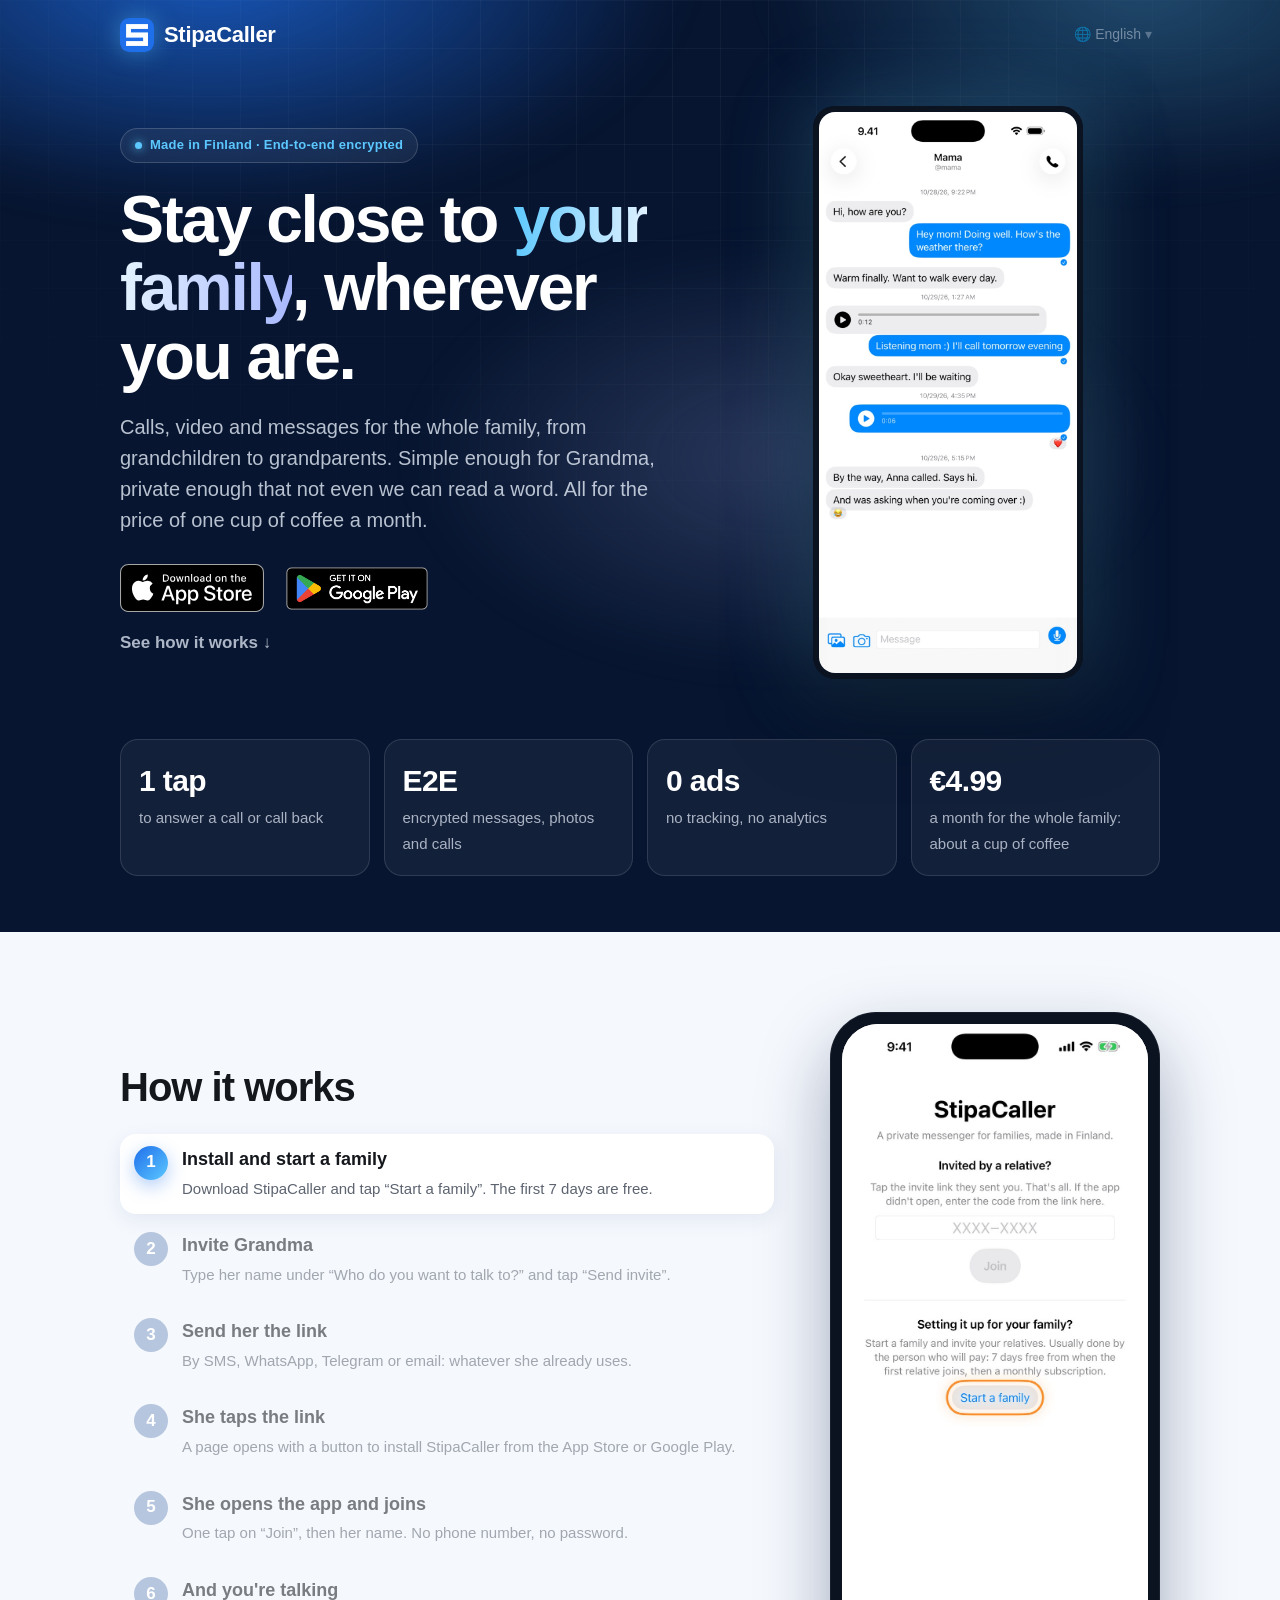
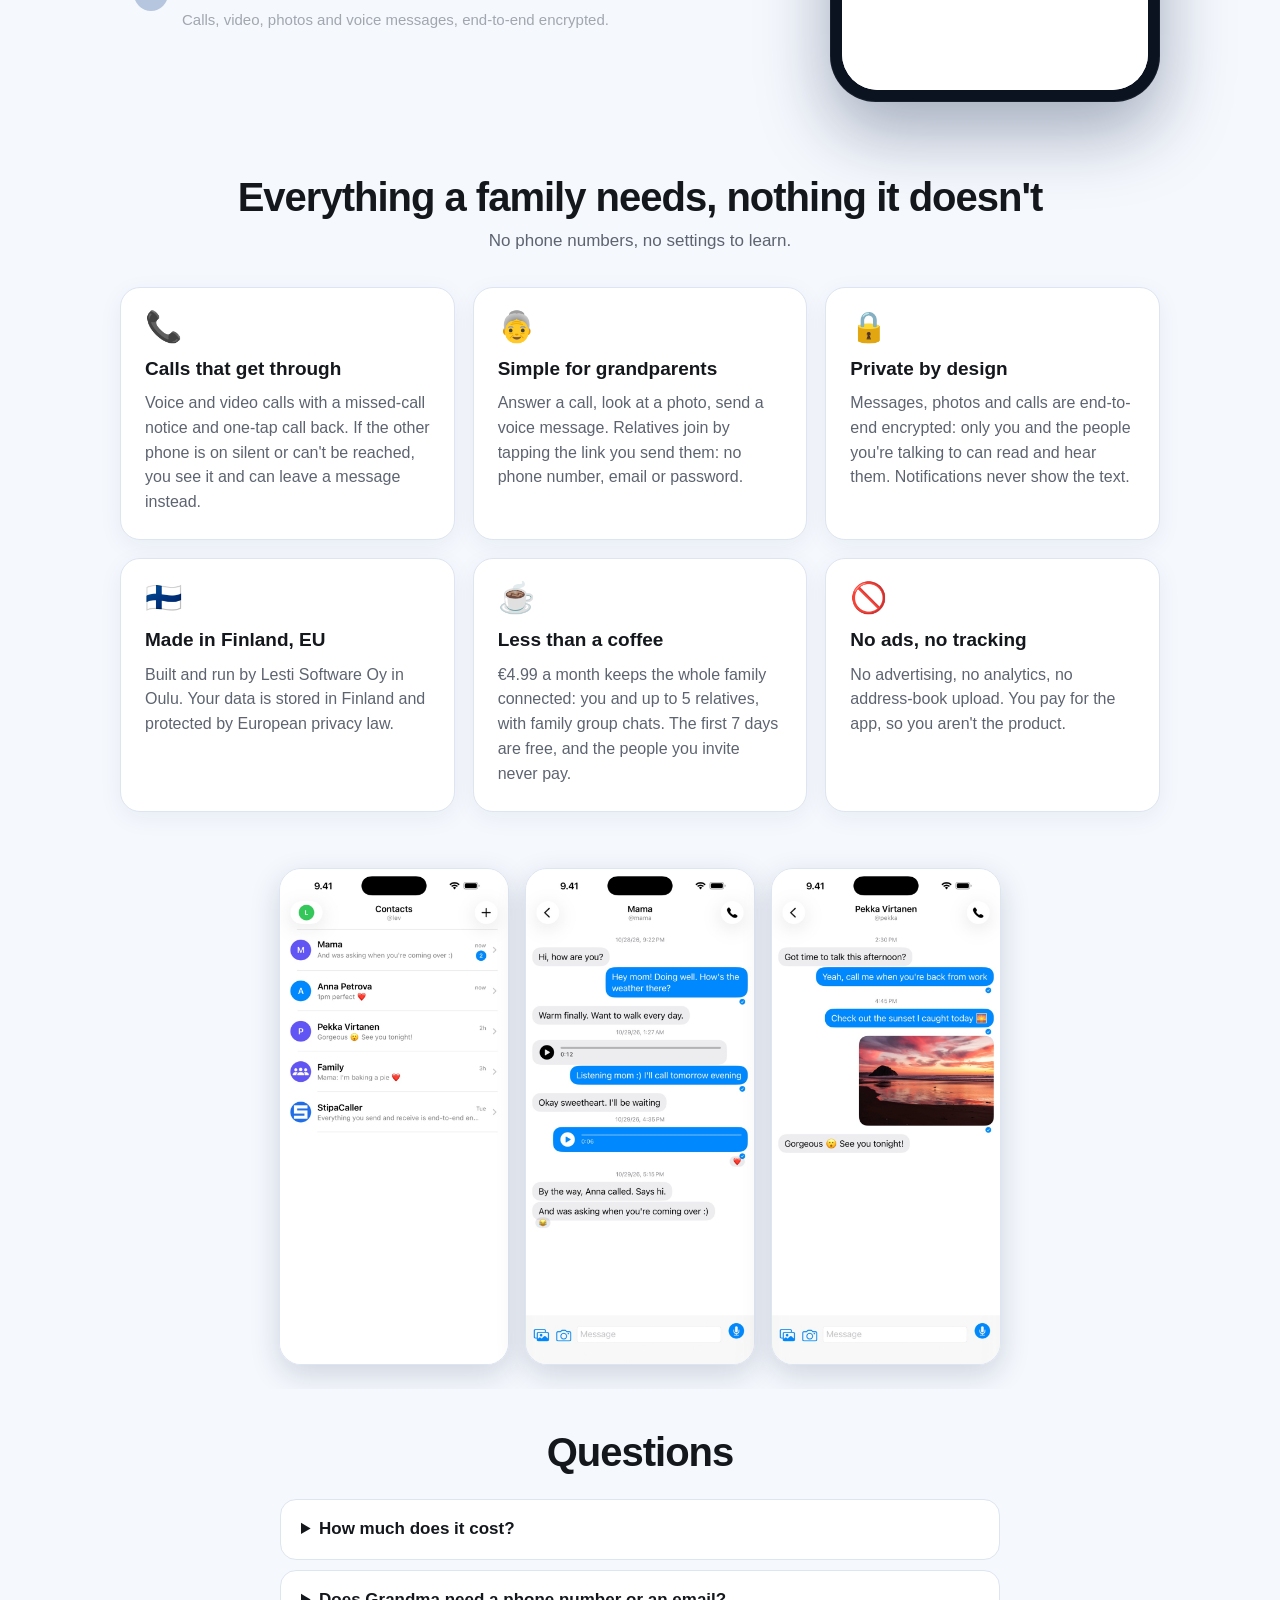
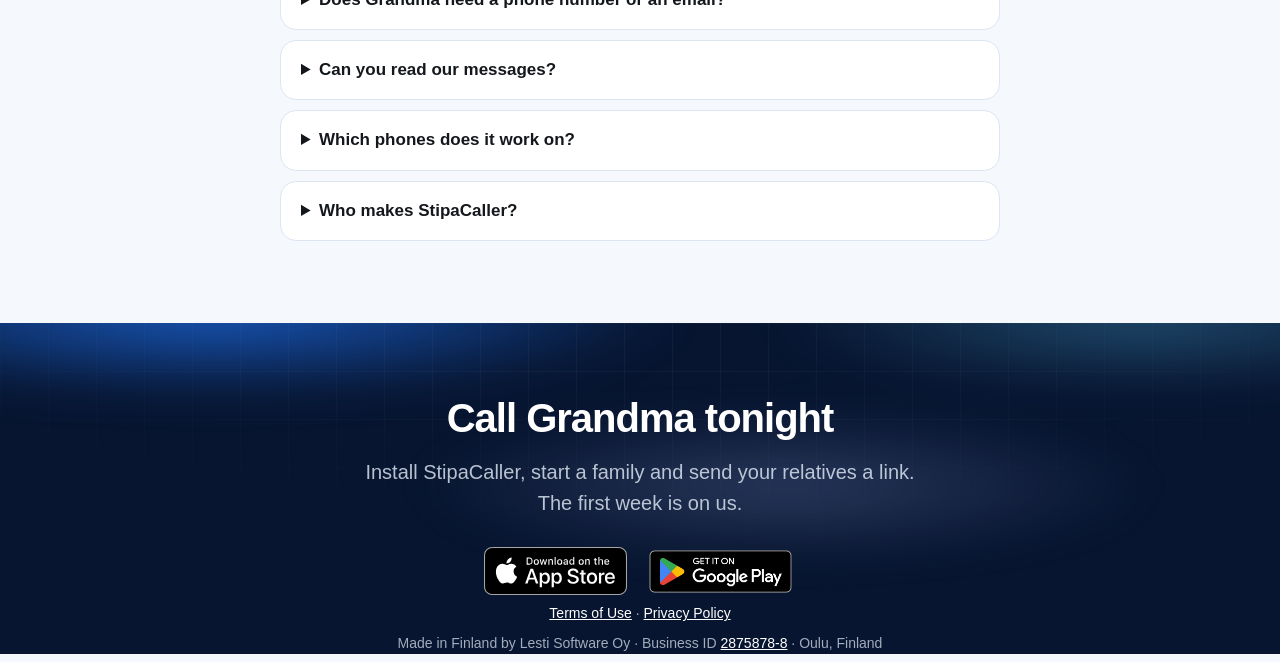
<file: index.html>
<!doctype html>
<html lang="en" dir="ltr">
<head>
<meta charset="utf-8">
<meta name="viewport" content="width=device-width, initial-scale=1">
<title>StipaCaller — Private calls for your family</title>
<meta name="description" content="Simple, private calls and messages for your family. Made in Finland.">
<link rel="icon" href="img/icon.png">
<link rel="canonical" href="https://stipacaller.fi/">
<meta property="og:type" content="website">
<meta property="og:site_name" content="StipaCaller">
<meta property="og:title" content="StipaCaller — Private calls for your family">
<meta property="og:description" content="Simple, private calls and messages for your family. Made in Finland.">
<meta property="og:url" content="https://stipacaller.fi/">
<meta property="og:image" content="https://stipacaller.fi/og/og-en.png">
<meta property="og:image:width" content="1200">
<meta property="og:image:height" content="630">
<meta property="og:locale" content="en_US">
<meta name="twitter:card" content="summary_large_image">
<link rel="stylesheet" href="home.css">
<link rel="alternate" hreflang="en" href="https://stipacaller.fi/">
<link rel="alternate" hreflang="ru" href="https://stipacaller.fi/ru/">
<link rel="alternate" hreflang="de" href="https://stipacaller.fi/de/">
<link rel="alternate" hreflang="fi" href="https://stipacaller.fi/fi/">
<link rel="alternate" hreflang="uk" href="https://stipacaller.fi/uk/">
<link rel="alternate" hreflang="es" href="https://stipacaller.fi/es/">
<link rel="alternate" hreflang="he" href="https://stipacaller.fi/he/">
<link rel="alternate" hreflang="ar" href="https://stipacaller.fi/ar/">
<script>
try{var p=localStorage.getItem('lang'),l=p||(navigator.language||'').slice(0,2).toLowerCase();
if(l==='iw')l='he';if(l!=='en'&&['ru','de','fi','uk','es','he','ar'].indexOf(l)>=0)location.replace(l+'/');}catch(e){}
</script>
</head>
<body>
<div class="night">
  <nav class="top wrap">
    <a class="brand" href="./"><img src="img/icon.png" alt="" width="34" height="34">StipaCaller</a>
    <details class="langmenu"><summary>🌐 English</summary><div><a href="en/" hreflang="en" lang="en" aria-current=page data-lang="en">English</a><a href="ru/" hreflang="ru" lang="ru" data-lang="ru">Русский</a><a href="de/" hreflang="de" lang="de" data-lang="de">Deutsch</a><a href="fi/" hreflang="fi" lang="fi" data-lang="fi">Suomi</a><a href="uk/" hreflang="uk" lang="uk" data-lang="uk">Українська</a><a href="es/" hreflang="es" lang="es" data-lang="es">Español</a><a href="he/" hreflang="he" lang="he" data-lang="he">עברית</a><a href="ar/" hreflang="ar" lang="ar" data-lang="ar">العربية</a></div></details>
  </nav>
  <header class="hero wrap">
    <div class="copy">
      <p class="tag glass"><i></i>Made in Finland · End-to-end encrypted</p>
      <h1>Stay close to <span class="grad">your family</span>, wherever you are.</h1>
      <p class="lead">Calls, video and messages for the whole family, from grandchildren to grandparents. Simple enough for Grandma, private enough that not even we can read a word. All for the price of one cup of coffee a month.</p>
      <div class="stores"><a class="badge" href="https://apps.apple.com/app/id6763939059"><img class="appstore" src="badges/appstore-en.svg" alt="Download on the App Store"></a><a class="badge" href="https://play.google.com/store/apps/details?id=com.stipacaller&amp;hl=en"><img class="play" src="badges/play-en.png" alt="Get it on Google Play"></a></div>
      <p class="how"><a href="#demo">See how it works ↓</a></p>
    </div>
    <div class="visual nophoto"><img class="phone" src="img/02-chat-mama-en.jpg" alt="" width="390" height="847"></div>
  </header>
  <div class="stats wrap"><div class="stat"><b>1 tap</b><span>to answer a call or call back</span></div><div class="stat"><b>E2E</b><span>encrypted messages, photos and calls</span></div><div class="stat"><b>0 ads</b><span>no tracking, no analytics</span></div><div class="stat"><b>€4.99</b><span>a month for the whole family: about a cup of coffee</span></div></div>
</div>
<main>
  <section id="demo" class="demo wrap">
    <div class="demo-copy">
      <h2>How it works</h2>
      <ol class="steps"><li data-step="0"><button type="button"><b>Install and start a family</b><span>Download StipaCaller and tap “Start a family”. The first 7 days are free.</span></button></li><li data-step="1"><button type="button"><b>Invite Grandma</b><span>Type her name under “Who do you want to talk to?” and tap “Send invite”.</span></button></li><li data-step="2"><button type="button"><b>Send her the link</b><span>By SMS, WhatsApp, Telegram or email: whatever she already uses.</span></button></li><li data-step="3"><button type="button"><b>She taps the link</b><span>A page opens with a button to install StipaCaller from the App Store or Google Play.</span></button></li><li data-step="4"><button type="button"><b>She opens the app and joins</b><span>One tap on “Join”, then her name. No phone number, no password.</span></button></li><li data-step="5"><button type="button"><b>And you&#x27;re talking</b><span>Calls, video, photos and voice messages, end-to-end encrypted.</span></button></li></ol>
    </div>
    <div class="device" aria-hidden="true">
      <div class="screen">
        <img class="slide" data-step="0" src="how/en/1a-welcome.jpg" alt=""><img class="slide" data-step="0" src="how/en/1b-confirm.jpg" alt=""><img class="slide" data-step="0" src="how/en/1c-about.jpg" alt=""><img class="slide" data-step="1" src="how/en/2a-composer.jpg" alt=""><div class="slide share" data-step="2"><img src="how/en/2b-sharebg.jpg" alt=""><div class="sheet"><div class="sheethead"><img src="img/icon.png" alt=""><div><b>Mike invited you to StipaCaller</b><small>stipacaller.lestisoftware.fi</small></div></div><div class="apps"><span class="app msgs"><i class="ringed"><svg viewBox="0 0 24 24" width="30" height="30" fill="#fff"><path d="M12 3C6.5 3 2 6.6 2 11c0 2.4 1.3 4.5 3.4 6-.2 1.3-.9 2.6-2 3.6 2.2-.1 4-.9 5.2-1.9 1.1.3 2.2.4 3.4.4 5.5 0 10-3.6 10-8s-4.5-8-10-8z"/></svg></i><small>Messages</small></span><span class="app mail"><i class=""><svg viewBox="0 0 24 24" width="30" height="30" fill="none" stroke="#fff" stroke-width="1.8"><rect x="3" y="6" width="18" height="12" rx="2"/><path d="M3.5 7l8.5 6 8.5-6"/></svg></i><small>Mail</small></span><span class="app notes"><i class=""><svg viewBox="0 0 24 24" width="30" height="30" fill="none" stroke="#c9a100" stroke-width="1.6"><path d="M6 8h12M6 12h12M6 16h8"/></svg></i><small>Notes</small></span><span class="app more"><i class="">•••</i><small>More</small></span></div><div class="act">Copy<span>⧉</span></div></div></div><div class="slide sms" data-step="2"><div class="sbar" style="color:#111"><span dir="ltr">9:41</span><i></i><svg viewBox="0 0 64 14" width="64" height="14" fill="#111" aria-hidden="true"><rect x="0" y="9" width="3" height="5" rx="1"/><rect x="5" y="6" width="3" height="8" rx="1"/><rect x="10" y="3" width="3" height="11" rx="1"/><rect x="15" y="0" width="3" height="14" rx="1"/><path d="M30 12.5l2-2.3a3 3 0 0 0-4 0zM25.6 7.6l1.4 1.5a4.6 4.6 0 0 1 6 0l1.4-1.5a6.6 6.6 0 0 0-8.8 0zM23.2 5l1.4 1.5a8 8 0 0 1 10.8 0L36.8 5a10 10 0 0 0-13.6 0z"/><rect x="42" y="2" width="19" height="10" rx="3" fill="none" stroke="#111" stroke-opacity=".5"/><rect x="44" y="4" width="15" height="6" rx="1.5" fill="#34c759"/><rect x="62" y="5" width="1.5" height="4" rx=".7" fill-opacity=".5"/></svg></div><div class="smshead"><span class="av">G</span><b>Grandma</b><small dir="ltr">+44 7700 900123</small></div><div class="smsbody out"><small class="kind">SMS · 9:41</small><div class="bubble"><p>Mike invited you to StipaCaller: https://stipacaller.lestisoftware.fi/i/K7PMQ2XD</p><p>Tap the link to join. If the app doesn&#x27;t show the invitation after installing, tap the link again.</p></div><small class="dlv">Delivered</small></div><div class="smsbar"><span class="plus">+</span><span class="field">SMS<i>🎙</i></span></div><span class="home"></span></div><div class="slide sms" data-step="2"><div class="sbar" style="color:#111"><span dir="ltr">9:41</span><i></i><svg viewBox="0 0 64 14" width="64" height="14" fill="#111" aria-hidden="true"><rect x="0" y="9" width="3" height="5" rx="1"/><rect x="5" y="6" width="3" height="8" rx="1"/><rect x="10" y="3" width="3" height="11" rx="1"/><rect x="15" y="0" width="3" height="14" rx="1"/><path d="M30 12.5l2-2.3a3 3 0 0 0-4 0zM25.6 7.6l1.4 1.5a4.6 4.6 0 0 1 6 0l1.4-1.5a6.6 6.6 0 0 0-8.8 0zM23.2 5l1.4 1.5a8 8 0 0 1 10.8 0L36.8 5a10 10 0 0 0-13.6 0z"/><rect x="42" y="2" width="19" height="10" rx="3" fill="none" stroke="#111" stroke-opacity=".5"/><rect x="44" y="4" width="15" height="6" rx="1.5" fill="#34c759"/><rect x="62" y="5" width="1.5" height="4" rx=".7" fill-opacity=".5"/></svg></div><div class="smshead"><span class="av">M</span><b>Mike</b></div><div class="smsbody in"><small class="kind">SMS · 9:41</small><div class="bubble"><p>Mike invited you to StipaCaller: <span class="lnk">https://stipacaller.lestisoftware.fi/i/K7PMQ2XD</span></p><p>Tap the link to join. If the app doesn&#x27;t show the invitation after installing, tap the link again.</p></div></div><div class="smsbar"><span class="plus">+</span><span class="field">SMS<i>🎙</i></span></div><span class="home"></span></div><img class="slide" data-step="3" src="how/en/4a-link.jpg" alt=""><div class="slide store" data-step="3"><div class="sbar" style="color:#111"><span dir="ltr">9:41</span><i></i><svg viewBox="0 0 64 14" width="64" height="14" fill="#111" aria-hidden="true"><rect x="0" y="9" width="3" height="5" rx="1"/><rect x="5" y="6" width="3" height="8" rx="1"/><rect x="10" y="3" width="3" height="11" rx="1"/><rect x="15" y="0" width="3" height="14" rx="1"/><path d="M30 12.5l2-2.3a3 3 0 0 0-4 0zM25.6 7.6l1.4 1.5a4.6 4.6 0 0 1 6 0l1.4-1.5a6.6 6.6 0 0 0-8.8 0zM23.2 5l1.4 1.5a8 8 0 0 1 10.8 0L36.8 5a10 10 0 0 0-13.6 0z"/><rect x="42" y="2" width="19" height="10" rx="3" fill="none" stroke="#111" stroke-opacity=".5"/><rect x="44" y="4" width="15" height="6" rx="1.5" fill="#34c759"/><rect x="62" y="5" width="1.5" height="4" rx=".7" fill-opacity=".5"/></svg></div><div class="storehead"><img src="img/icon.png" alt=""><div><b>StipaCaller</b><small>Private calls for your family</small><div class="getrow"><span class="get">Get</span><small>In-App Purchases</small></div></div></div><div class="storeshots"><img src="img/01-contacts-en.jpg" alt=""><img src="img/02-chat-mama-en.jpg" alt=""></div><span class="home"></span></div><img class="slide" data-step="4" src="how/en/5b-invited.jpg" alt=""><img class="slide" data-step="4" src="how/en/5c-about.jpg" alt=""><img class="slide" data-step="5" src="how/en/6a-contacts.jpg" alt=""><div class="slide call" data-step="5"><div class="sbar" style="color:#fff"><span dir="ltr">9:41</span><i></i><svg viewBox="0 0 64 14" width="64" height="14" fill="#fff" aria-hidden="true"><rect x="0" y="9" width="3" height="5" rx="1"/><rect x="5" y="6" width="3" height="8" rx="1"/><rect x="10" y="3" width="3" height="11" rx="1"/><rect x="15" y="0" width="3" height="14" rx="1"/><path d="M30 12.5l2-2.3a3 3 0 0 0-4 0zM25.6 7.6l1.4 1.5a4.6 4.6 0 0 1 6 0l1.4-1.5a6.6 6.6 0 0 0-8.8 0zM23.2 5l1.4 1.5a8 8 0 0 1 10.8 0L36.8 5a10 10 0 0 0-13.6 0z"/><rect x="42" y="2" width="19" height="10" rx="3" fill="none" stroke="#fff" stroke-opacity=".5"/><rect x="44" y="4" width="15" height="6" rx="1.5" fill="#34c759"/><rect x="62" y="5" width="1.5" height="4" rx=".7" fill-opacity=".5"/></svg></div><span class="av big">👵</span><b>Grandma</b>
          <small class="connected">🔒 Connected · encrypted</small>
          <div class="btns"><span class="no">✕<em>End call</em></span></div></div>
      </div>
    </div>
  </section>
  <section id="features" class="wrap">
    <h2>Everything a family needs, nothing it doesn&#x27;t</h2>
    <p class="sub">No phone numbers, no settings to learn.</p>
    <div class="feats"><article class="feat"><div class="emoji" aria-hidden="true">📞</div><h3>Calls that get through</h3><p>Voice and video calls with a missed-call notice and one-tap call back. If the other phone is on silent or can&#x27;t be reached, you see it and can leave a message instead.</p></article><article class="feat"><div class="emoji" aria-hidden="true">👵</div><h3>Simple for grandparents</h3><p>Answer a call, look at a photo, send a voice message. Relatives join by tapping the link you send them: no phone number, email or password.</p></article><article class="feat"><div class="emoji" aria-hidden="true">🔒</div><h3>Private by design</h3><p>Messages, photos and calls are end-to-end encrypted: only you and the people you&#x27;re talking to can read and hear them. Notifications never show the text.</p></article><article class="feat"><div class="emoji" aria-hidden="true">🇫🇮</div><h3>Made in Finland, EU</h3><p>Built and run by Lesti Software Oy in Oulu. Your data is stored in Finland and protected by European privacy law.</p></article><article class="feat"><div class="emoji" aria-hidden="true">☕</div><h3>Less than a coffee</h3><p>€4.99 a month keeps the whole family connected: you and up to 5 relatives, with family group chats. The first 7 days are free, and the people you invite never pay.</p></article><article class="feat"><div class="emoji" aria-hidden="true">🚫</div><h3>No ads, no tracking</h3><p>No advertising, no analytics, no address-book upload. You pay for the app, so you aren&#x27;t the product.</p></article></div>
  </section>
  <div class="shots"><img src="img/01-contacts-en.jpg" alt="" width="390" height="847" loading="lazy"><img src="img/02-chat-mama-en.jpg" alt="" width="390" height="847" loading="lazy"><img src="img/03-chat-pekka-photo-en.jpg" alt="" width="390" height="847" loading="lazy"></div>
  <section class="wrap faq">
    <h2>Questions</h2>
    <details><summary>How much does it cost?</summary><p>The first 7 days are free from when your first relative joins. After that one subscription, €4.99 a month, covers you and up to 5 family members. Relatives you invite don&#x27;t pay.</p></details><details><summary>Does Grandma need a phone number or an email?</summary><p>No. You send her an invite link; she installs the app, taps the link and is in. Everyone picks a username, no phone number is ever asked.</p></details><details><summary>Can you read our messages?</summary><p>No. Messages, photos and calls are end-to-end encrypted on your phones. Our servers in Finland only pass along data they can&#x27;t open.</p></details><details><summary>Which phones does it work on?</summary><p>iPhone and Android, in English, Russian, Ukrainian, German, Finnish, Spanish, Hebrew and Arabic.</p></details><details><summary>Who makes StipaCaller?</summary><p>Lesti Software Oy, a small software company in Oulu, Finland. Write to us any time: <a href="mailto:lev@lestisoftware.fi" dir="ltr">lev@lestisoftware.fi</a>.</p></details>
  </section>
</main>
<section class="night cta">
  <div class="wrap">
    <h2>Call Grandma tonight</h2>
    <p class="lead">Install StipaCaller, start a family and send your relatives a link. The first week is on us.</p>
    <div class="stores"><a class="badge" href="https://apps.apple.com/app/id6763939059"><img class="appstore" src="badges/appstore-en.svg" alt="Download on the App Store"></a><a class="badge" href="https://play.google.com/store/apps/details?id=com.stipacaller&amp;hl=en"><img class="play" src="badges/play-en.png" alt="Get it on Google Play"></a></div>
  </div>
  <footer class="wrap">
    <p><a href="/eula.html">Terms of Use</a> · <a href="/privacy.html">Privacy Policy</a></p>
    <p class="muted">Made in Finland by Lesti Software Oy · Business ID <a href="https://tietopalvelu.ytj.fi/yritys/2875878-8" dir="ltr">2875878-8</a> · Oulu, Finland</p>
  </footer>
</section>
<script>
document.querySelectorAll('[data-lang]').forEach(function(a){a.addEventListener('click',function(){try{localStorage.setItem('lang',a.dataset.lang)}catch(e){}})});
</script>
<script>
(function(){var root=document.getElementById('demo');if(!root)return;
var frames=[].slice.call(root.querySelectorAll('.slide')),steps=[].slice.call(root.querySelectorAll('.steps li')),cur=0,timer=null;
function show(i){cur=i;var st=+frames[i].dataset.step;frames.forEach(function(f,k){f.classList.toggle('on',k===i)});steps.forEach(function(s){s.classList.toggle('on',+s.dataset.step===st)})}
function play(){clearTimeout(timer);timer=setTimeout(function(){show((cur+1)%frames.length);play()},cur===0?2000:3000)}
steps.forEach(function(s){s.querySelector('button').addEventListener('click',function(){for(var k=0;k<frames.length;k++){if(+frames[k].dataset.step===+s.dataset.step){show(k);break}}play()})});
show(0);
if(window.matchMedia&&matchMedia('(prefers-reduced-motion: reduce)').matches)return;
if(!('IntersectionObserver' in window)){play();return}
var io=new IntersectionObserver(function(es){if(es[0].isIntersecting){io.disconnect();play()}},{threshold:.25});io.observe(root)})();
</script>
<script>
(function(){try{var q=new URLSearchParams(location.search),src=q.get('utm_source');if(!src)return;
var camp=q.get('utm_campaign')||'',cont=q.get('utm_content')||'',med=q.get('utm_medium')||'';
var slug=function(x){return x.toLowerCase().normalize('NFKD').replace(/[^a-z0-9]+/g,'-').replace(/^-|-$/g,'')};
var ref=['utm_source='+src,'utm_medium='+med,'utm_campaign='+camp,'utm_content='+cont].join('&');
var ct=slug(camp+'-'+cont.split(/\s/)[0]).slice(0,30),pt='128825707';
document.querySelectorAll('a.badge').forEach(function(a){var h=a.getAttribute('href');
if(h.indexOf('play.google.com')>=0)a.href=h+'&referrer='+encodeURIComponent(ref);
else if(pt&&h.indexOf('apps.apple.com')>=0)a.href=h.replace('/app/id','/app/apple-store/id')+(h.indexOf('?')>=0?'&':'?')+'pt='+pt+'&ct='+encodeURIComponent(ct)+'&mt=8';});
}catch(e){}})();
</script>
</body>
</html>
</file>
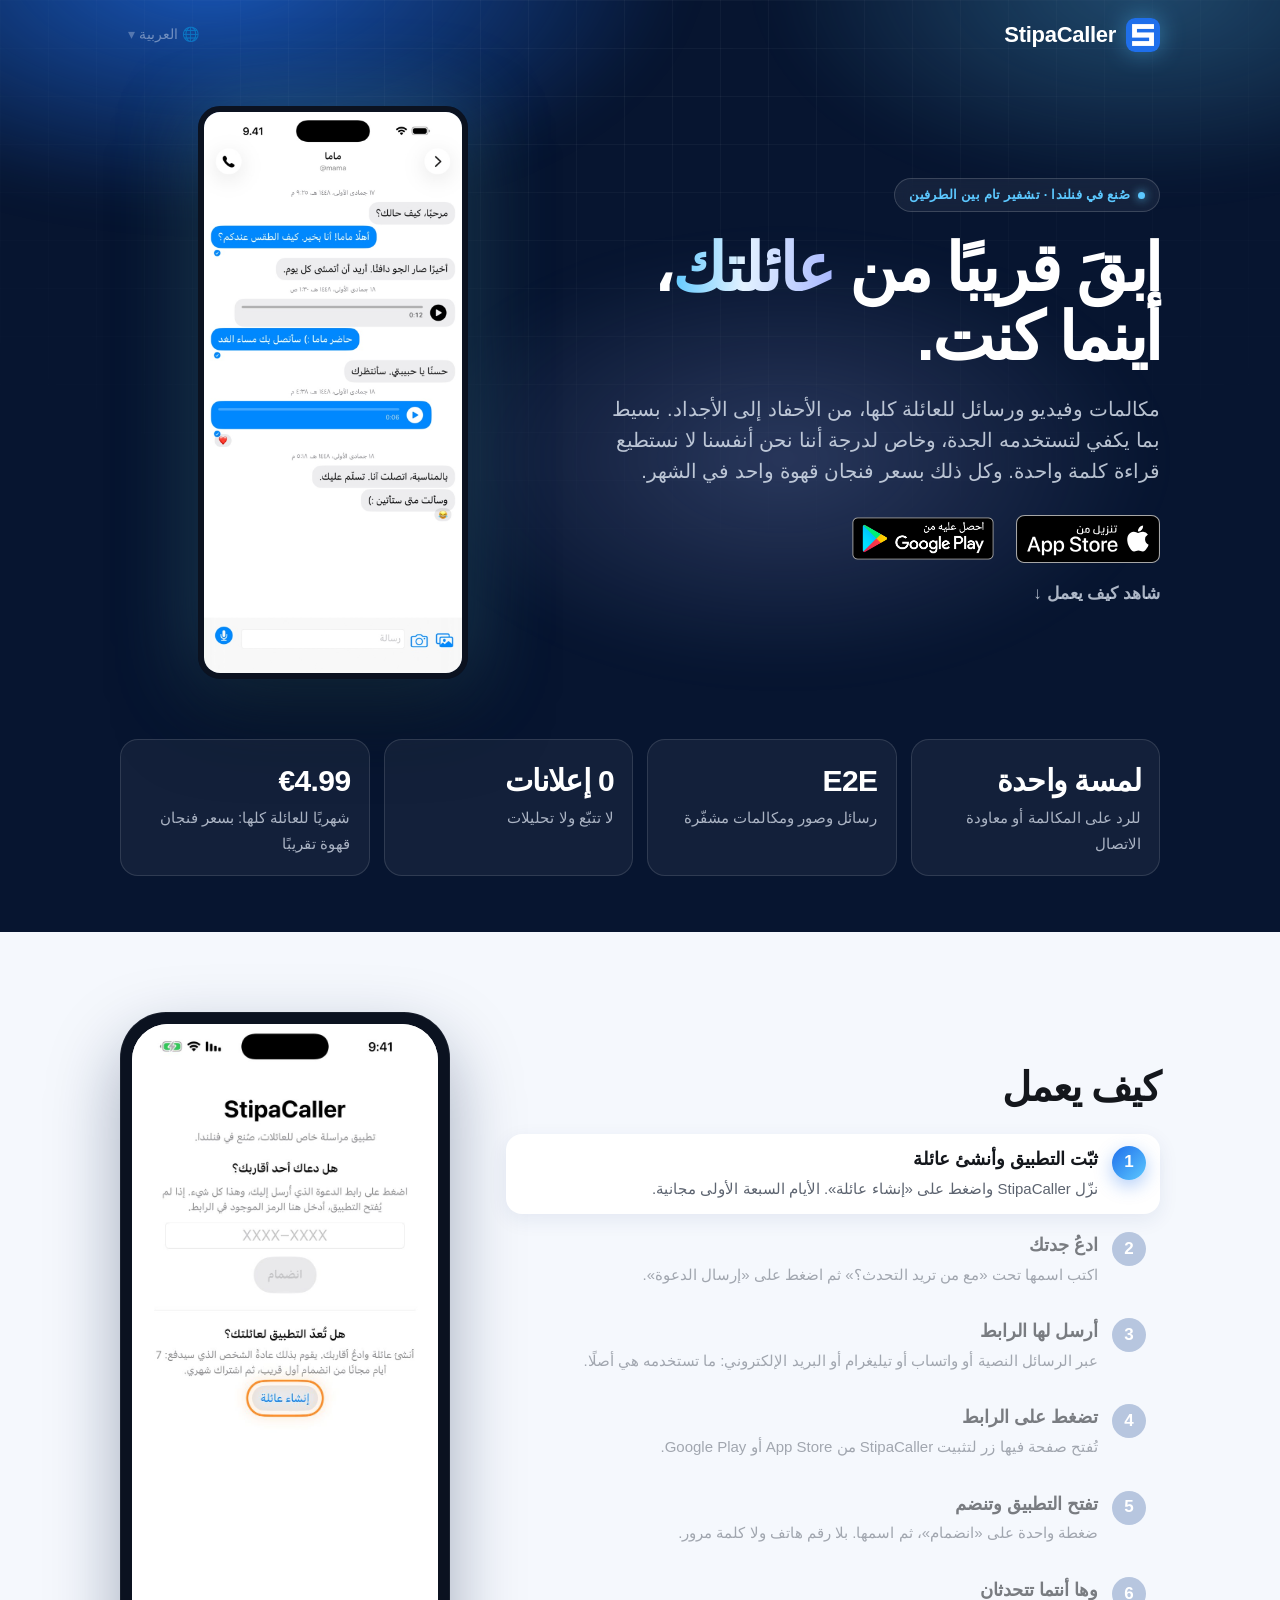
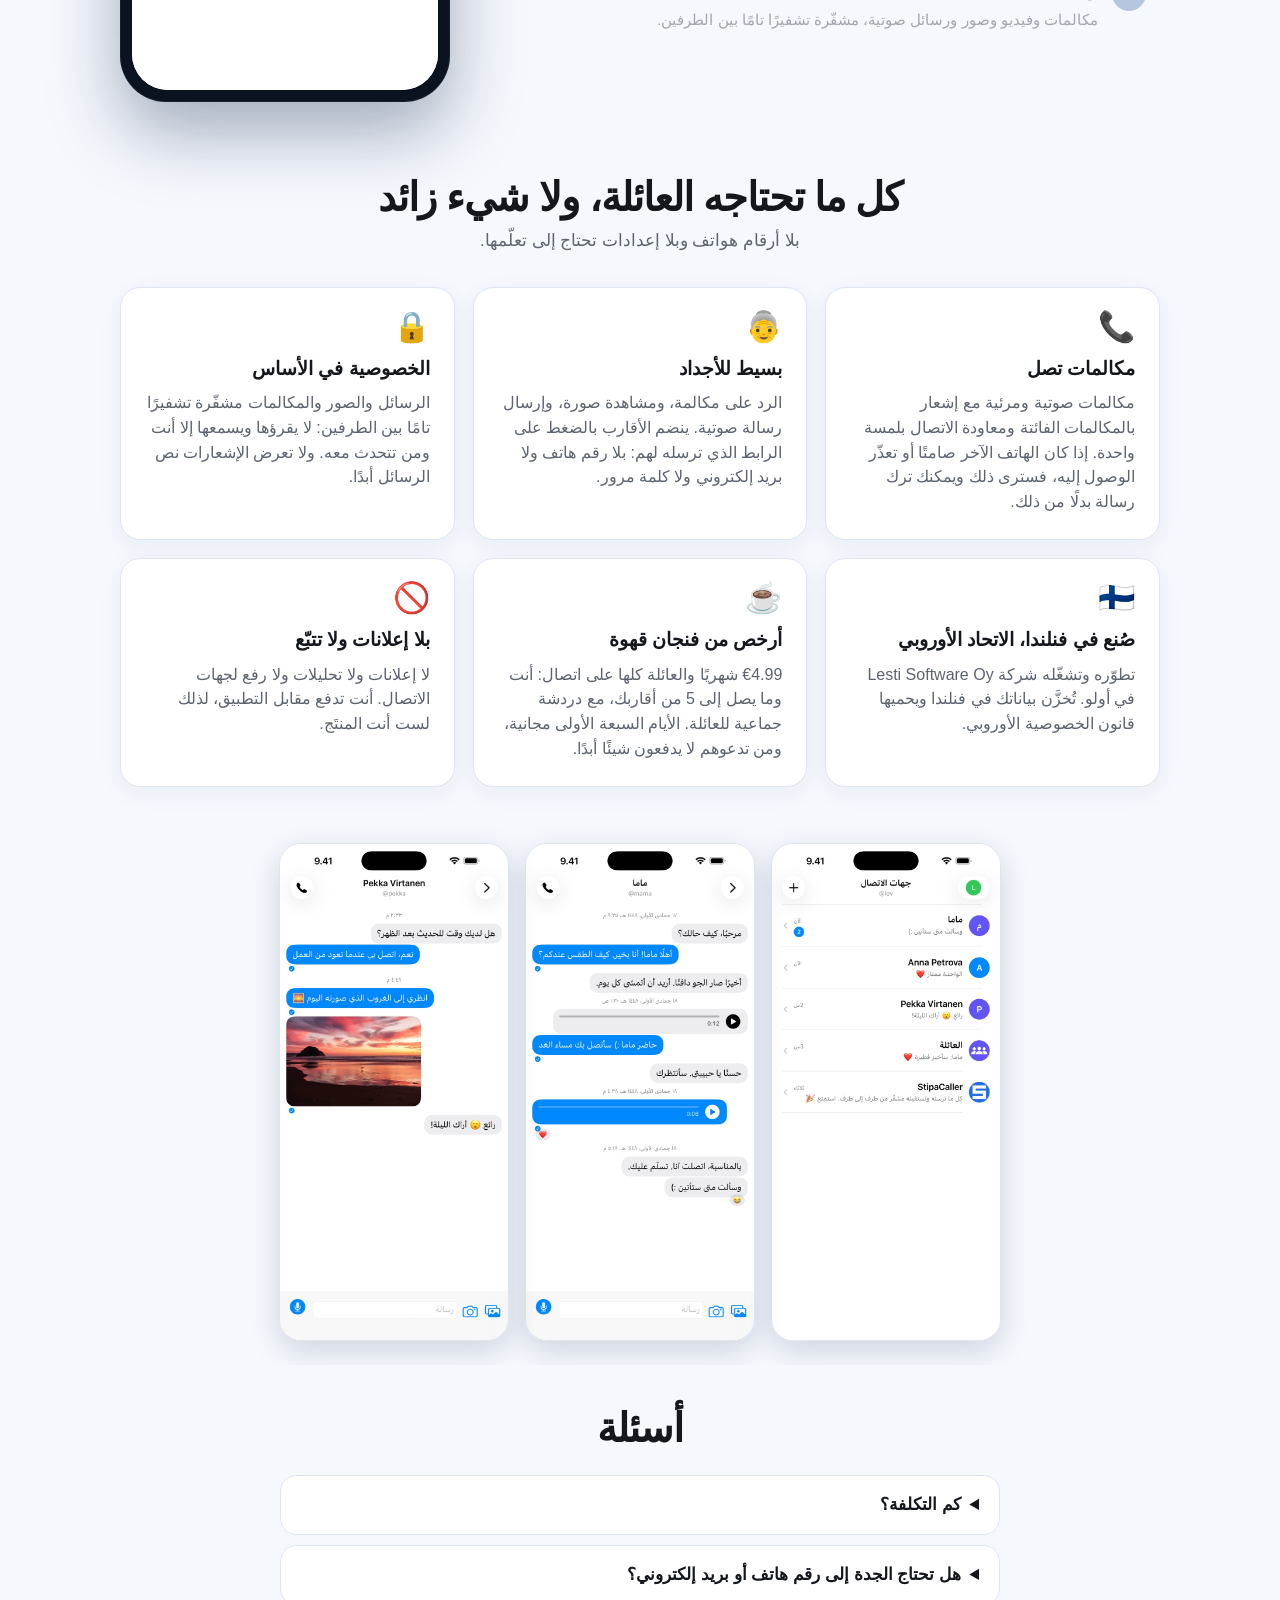
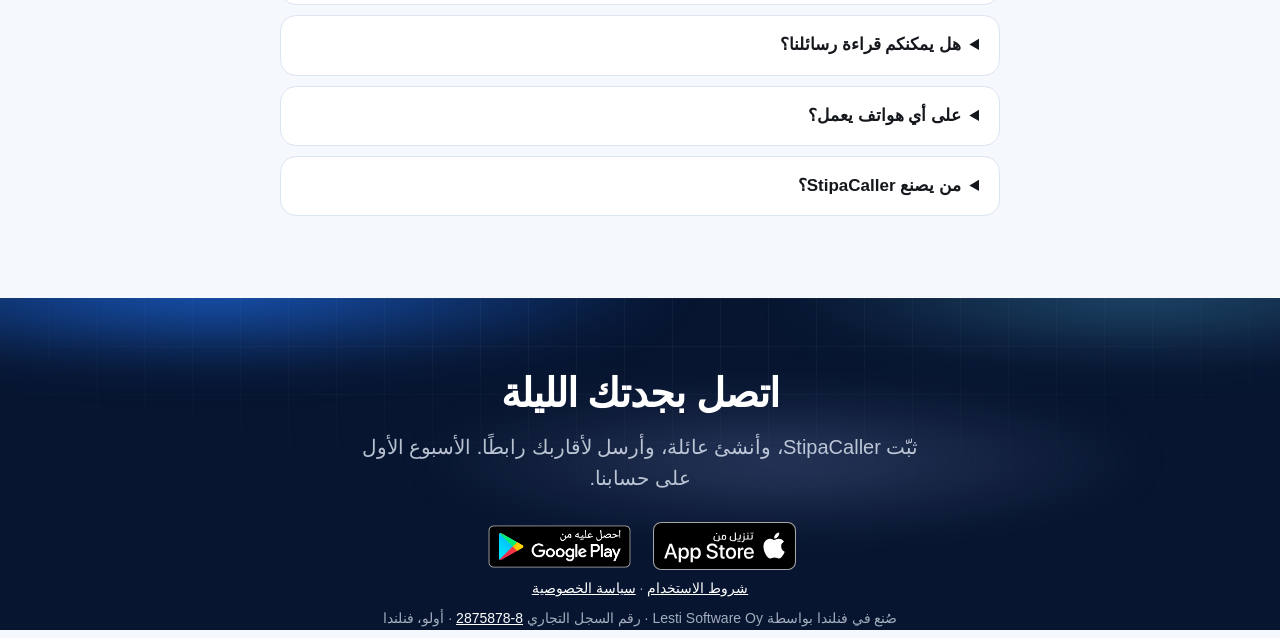
<file: ar/index.html>
<!doctype html>
<html lang="ar" dir="rtl">
<head>
<meta charset="utf-8">
<meta name="viewport" content="width=device-width, initial-scale=1">
<title>StipaCaller — مكالمات خاصة للعائلة</title>
<meta name="description" content="مكالمات ورسائل بسيطة وخاصة لعائلتك. صُنع في فنلندا.">
<link rel="icon" href="../img/icon.png">
<link rel="canonical" href="https://stipacaller.fi/ar/">
<meta property="og:type" content="website">
<meta property="og:site_name" content="StipaCaller">
<meta property="og:title" content="StipaCaller — مكالمات خاصة للعائلة">
<meta property="og:description" content="مكالمات ورسائل بسيطة وخاصة لعائلتك. صُنع في فنلندا.">
<meta property="og:url" content="https://stipacaller.fi/ar/">
<meta property="og:image" content="https://stipacaller.fi/og/og-ar.png">
<meta property="og:image:width" content="1200">
<meta property="og:image:height" content="630">
<meta property="og:locale" content="ar_AR">
<meta name="twitter:card" content="summary_large_image">
<link rel="stylesheet" href="../home.css">
<link rel="alternate" hreflang="en" href="https://stipacaller.fi/">
<link rel="alternate" hreflang="ru" href="https://stipacaller.fi/ru/">
<link rel="alternate" hreflang="de" href="https://stipacaller.fi/de/">
<link rel="alternate" hreflang="fi" href="https://stipacaller.fi/fi/">
<link rel="alternate" hreflang="uk" href="https://stipacaller.fi/uk/">
<link rel="alternate" hreflang="es" href="https://stipacaller.fi/es/">
<link rel="alternate" hreflang="he" href="https://stipacaller.fi/he/">
<link rel="alternate" hreflang="ar" href="https://stipacaller.fi/ar/">

</head>
<body>
<div class="night">
  <nav class="top wrap">
    <a class="brand" href="./"><img src="../img/icon.png" alt="" width="34" height="34">StipaCaller</a>
    <details class="langmenu"><summary>🌐 العربية</summary><div><a href="../en/" hreflang="en" lang="en" data-lang="en">English</a><a href="../ru/" hreflang="ru" lang="ru" data-lang="ru">Русский</a><a href="../de/" hreflang="de" lang="de" data-lang="de">Deutsch</a><a href="../fi/" hreflang="fi" lang="fi" data-lang="fi">Suomi</a><a href="../uk/" hreflang="uk" lang="uk" data-lang="uk">Українська</a><a href="../es/" hreflang="es" lang="es" data-lang="es">Español</a><a href="../he/" hreflang="he" lang="he" data-lang="he">עברית</a><a href="../ar/" hreflang="ar" lang="ar" aria-current=page data-lang="ar">العربية</a></div></details>
  </nav>
  <header class="hero wrap">
    <div class="copy">
      <p class="tag glass"><i></i>صُنع في فنلندا · تشفير تام بين الطرفين</p>
      <h1>ابقَ قريبًا من <span class="grad">عائلتك</span>، أينما كنت.</h1>
      <p class="lead">مكالمات وفيديو ورسائل للعائلة كلها، من الأحفاد إلى الأجداد. بسيط بما يكفي لتستخدمه الجدة، وخاص لدرجة أننا نحن أنفسنا لا نستطيع قراءة كلمة واحدة. وكل ذلك بسعر فنجان قهوة واحد في الشهر.</p>
      <div class="stores"><a class="badge" href="https://apps.apple.com/app/id6763939059"><img class="appstore" src="../badges/appstore-ar.svg" alt="حمّله من App Store"></a><a class="badge" href="https://play.google.com/store/apps/details?id=com.stipacaller&amp;hl=ar"><img class="play" src="../badges/play-ar.png" alt="احصل عليه من Google Play"></a></div>
      <p class="how"><a href="#demo">شاهد كيف يعمل ↓</a></p>
    </div>
    <div class="visual nophoto"><img class="phone" src="../img/02-chat-mama-ar.jpg" alt="" width="390" height="847"></div>
  </header>
  <div class="stats wrap"><div class="stat"><b>لمسة واحدة</b><span>للرد على المكالمة أو معاودة الاتصال</span></div><div class="stat"><b>E2E</b><span>رسائل وصور ومكالمات مشفّرة</span></div><div class="stat"><b>0 إعلانات</b><span>لا تتبّع ولا تحليلات</span></div><div class="stat"><b>€4.99</b><span>شهريًا للعائلة كلها: بسعر فنجان قهوة تقريبًا</span></div></div>
</div>
<main>
  <section id="demo" class="demo wrap">
    <div class="demo-copy">
      <h2>كيف يعمل</h2>
      <ol class="steps"><li data-step="0"><button type="button"><b>ثبّت التطبيق وأنشئ عائلة</b><span>نزّل StipaCaller واضغط على «إنشاء عائلة». الأيام السبعة الأولى مجانية.</span></button></li><li data-step="1"><button type="button"><b>ادعُ جدتك</b><span>اكتب اسمها تحت «مع من تريد التحدث؟» ثم اضغط على «إرسال الدعوة».</span></button></li><li data-step="2"><button type="button"><b>أرسل لها الرابط</b><span>عبر الرسائل النصية أو واتساب أو تيليغرام أو البريد الإلكتروني: ما تستخدمه هي أصلًا.</span></button></li><li data-step="3"><button type="button"><b>تضغط على الرابط</b><span>تُفتح صفحة فيها زر لتثبيت StipaCaller من App Store أو Google Play.</span></button></li><li data-step="4"><button type="button"><b>تفتح التطبيق وتنضم</b><span>ضغطة واحدة على «انضمام»، ثم اسمها. بلا رقم هاتف ولا كلمة مرور.</span></button></li><li data-step="5"><button type="button"><b>وها أنتما تتحدثان</b><span>مكالمات وفيديو وصور ورسائل صوتية، مشفّرة تشفيرًا تامًا بين الطرفين.</span></button></li></ol>
    </div>
    <div class="device" aria-hidden="true">
      <div class="screen">
        <img class="slide" data-step="0" src="../how/ar/1a-welcome.jpg" alt=""><img class="slide" data-step="0" src="../how/ar/1b-confirm.jpg" alt=""><img class="slide" data-step="0" src="../how/ar/1c-about.jpg" alt=""><img class="slide" data-step="1" src="../how/ar/2a-composer.jpg" alt=""><div class="slide share" data-step="2"><img src="../how/ar/2b-sharebg.jpg" alt=""><div class="sheet"><div class="sheethead"><img src="../img/icon.png" alt=""><div><b>دعوة إلى StipaCaller من أحمد</b><small>stipacaller.lestisoftware.fi</small></div></div><div class="apps"><span class="app msgs"><i class="ringed"><svg viewBox="0 0 24 24" width="30" height="30" fill="#fff"><path d="M12 3C6.5 3 2 6.6 2 11c0 2.4 1.3 4.5 3.4 6-.2 1.3-.9 2.6-2 3.6 2.2-.1 4-.9 5.2-1.9 1.1.3 2.2.4 3.4.4 5.5 0 10-3.6 10-8s-4.5-8-10-8z"/></svg></i><small>الرسائل</small></span><span class="app mail"><i class=""><svg viewBox="0 0 24 24" width="30" height="30" fill="none" stroke="#fff" stroke-width="1.8"><rect x="3" y="6" width="18" height="12" rx="2"/><path d="M3.5 7l8.5 6 8.5-6"/></svg></i><small>البريد</small></span><span class="app notes"><i class=""><svg viewBox="0 0 24 24" width="30" height="30" fill="none" stroke="#c9a100" stroke-width="1.6"><path d="M6 8h12M6 12h12M6 16h8"/></svg></i><small>الملاحظات</small></span><span class="app more"><i class="">•••</i><small>المزيد</small></span></div><div class="act">نسخ<span>⧉</span></div></div></div><div class="slide sms" data-step="2"><div class="sbar" style="color:#111"><span dir="ltr">9:41</span><i></i><svg viewBox="0 0 64 14" width="64" height="14" fill="#111" aria-hidden="true"><rect x="0" y="9" width="3" height="5" rx="1"/><rect x="5" y="6" width="3" height="8" rx="1"/><rect x="10" y="3" width="3" height="11" rx="1"/><rect x="15" y="0" width="3" height="14" rx="1"/><path d="M30 12.5l2-2.3a3 3 0 0 0-4 0zM25.6 7.6l1.4 1.5a4.6 4.6 0 0 1 6 0l1.4-1.5a6.6 6.6 0 0 0-8.8 0zM23.2 5l1.4 1.5a8 8 0 0 1 10.8 0L36.8 5a10 10 0 0 0-13.6 0z"/><rect x="42" y="2" width="19" height="10" rx="3" fill="none" stroke="#111" stroke-opacity=".5"/><rect x="44" y="4" width="15" height="6" rx="1.5" fill="#34c759"/><rect x="62" y="5" width="1.5" height="4" rx=".7" fill-opacity=".5"/></svg></div><div class="smshead"><span class="av">ج</span><b>جدتي</b><small dir="ltr">+964 770 123 4567</small></div><div class="smsbody out"><small class="kind">SMS · 9:41</small><div class="bubble"><p>دعوة إلى StipaCaller من أحمد: https://stipacaller.lestisoftware.fi/i/K7PMQ2XD</p><p>اضغط على الرابط للانضمام. إذا لم يعرض التطبيق الدعوة بعد التثبيت، فاضغط على الرابط مرة أخرى.</p></div><small class="dlv">تم التسليم</small></div><div class="smsbar"><span class="plus">+</span><span class="field">SMS<i>🎙</i></span></div><span class="home"></span></div><div class="slide sms" data-step="2"><div class="sbar" style="color:#111"><span dir="ltr">9:41</span><i></i><svg viewBox="0 0 64 14" width="64" height="14" fill="#111" aria-hidden="true"><rect x="0" y="9" width="3" height="5" rx="1"/><rect x="5" y="6" width="3" height="8" rx="1"/><rect x="10" y="3" width="3" height="11" rx="1"/><rect x="15" y="0" width="3" height="14" rx="1"/><path d="M30 12.5l2-2.3a3 3 0 0 0-4 0zM25.6 7.6l1.4 1.5a4.6 4.6 0 0 1 6 0l1.4-1.5a6.6 6.6 0 0 0-8.8 0zM23.2 5l1.4 1.5a8 8 0 0 1 10.8 0L36.8 5a10 10 0 0 0-13.6 0z"/><rect x="42" y="2" width="19" height="10" rx="3" fill="none" stroke="#111" stroke-opacity=".5"/><rect x="44" y="4" width="15" height="6" rx="1.5" fill="#34c759"/><rect x="62" y="5" width="1.5" height="4" rx=".7" fill-opacity=".5"/></svg></div><div class="smshead"><span class="av">أ</span><b>أحمد</b></div><div class="smsbody in"><small class="kind">SMS · 9:41</small><div class="bubble"><p>دعوة إلى StipaCaller من أحمد: <span class="lnk">https://stipacaller.lestisoftware.fi/i/K7PMQ2XD</span></p><p>اضغط على الرابط للانضمام. إذا لم يعرض التطبيق الدعوة بعد التثبيت، فاضغط على الرابط مرة أخرى.</p></div></div><div class="smsbar"><span class="plus">+</span><span class="field">SMS<i>🎙</i></span></div><span class="home"></span></div><img class="slide" data-step="3" src="../how/ar/4a-link.jpg" alt=""><div class="slide store" data-step="3"><div class="sbar" style="color:#111"><span dir="ltr">9:41</span><i></i><svg viewBox="0 0 64 14" width="64" height="14" fill="#111" aria-hidden="true"><rect x="0" y="9" width="3" height="5" rx="1"/><rect x="5" y="6" width="3" height="8" rx="1"/><rect x="10" y="3" width="3" height="11" rx="1"/><rect x="15" y="0" width="3" height="14" rx="1"/><path d="M30 12.5l2-2.3a3 3 0 0 0-4 0zM25.6 7.6l1.4 1.5a4.6 4.6 0 0 1 6 0l1.4-1.5a6.6 6.6 0 0 0-8.8 0zM23.2 5l1.4 1.5a8 8 0 0 1 10.8 0L36.8 5a10 10 0 0 0-13.6 0z"/><rect x="42" y="2" width="19" height="10" rx="3" fill="none" stroke="#111" stroke-opacity=".5"/><rect x="44" y="4" width="15" height="6" rx="1.5" fill="#34c759"/><rect x="62" y="5" width="1.5" height="4" rx=".7" fill-opacity=".5"/></svg></div><div class="storehead"><img src="../img/icon.png" alt=""><div><b>StipaCaller</b><small>مكالمات خاصة للعائلة</small><div class="getrow"><span class="get">تحميل</span><small>عمليات شراء داخل التطبيق</small></div></div></div><div class="storeshots"><img src="../img/01-contacts-ar.jpg" alt=""><img src="../img/02-chat-mama-ar.jpg" alt=""></div><span class="home"></span></div><img class="slide" data-step="4" src="../how/ar/5b-invited.jpg" alt=""><img class="slide" data-step="4" src="../how/ar/5c-about.jpg" alt=""><img class="slide" data-step="5" src="../how/ar/6a-contacts.jpg" alt=""><div class="slide call" data-step="5"><div class="sbar" style="color:#fff"><span dir="ltr">9:41</span><i></i><svg viewBox="0 0 64 14" width="64" height="14" fill="#fff" aria-hidden="true"><rect x="0" y="9" width="3" height="5" rx="1"/><rect x="5" y="6" width="3" height="8" rx="1"/><rect x="10" y="3" width="3" height="11" rx="1"/><rect x="15" y="0" width="3" height="14" rx="1"/><path d="M30 12.5l2-2.3a3 3 0 0 0-4 0zM25.6 7.6l1.4 1.5a4.6 4.6 0 0 1 6 0l1.4-1.5a6.6 6.6 0 0 0-8.8 0zM23.2 5l1.4 1.5a8 8 0 0 1 10.8 0L36.8 5a10 10 0 0 0-13.6 0z"/><rect x="42" y="2" width="19" height="10" rx="3" fill="none" stroke="#fff" stroke-opacity=".5"/><rect x="44" y="4" width="15" height="6" rx="1.5" fill="#34c759"/><rect x="62" y="5" width="1.5" height="4" rx=".7" fill-opacity=".5"/></svg></div><span class="av big">👵</span><b>جدتي</b>
          <small class="connected">🔒 متصل · مشفّر</small>
          <div class="btns"><span class="no">✕<em>إنهاء</em></span></div></div>
      </div>
    </div>
  </section>
  <section id="features" class="wrap">
    <h2>كل ما تحتاجه العائلة، ولا شيء زائد</h2>
    <p class="sub">بلا أرقام هواتف وبلا إعدادات تحتاج إلى تعلّمها.</p>
    <div class="feats"><article class="feat"><div class="emoji" aria-hidden="true">📞</div><h3>مكالمات تصل</h3><p>مكالمات صوتية ومرئية مع إشعار بالمكالمات الفائتة ومعاودة الاتصال بلمسة واحدة. إذا كان الهاتف الآخر صامتًا أو تعذّر الوصول إليه، فسترى ذلك ويمكنك ترك رسالة بدلًا من ذلك.</p></article><article class="feat"><div class="emoji" aria-hidden="true">👵</div><h3>بسيط للأجداد</h3><p>الرد على مكالمة، ومشاهدة صورة، وإرسال رسالة صوتية. ينضم الأقارب بالضغط على الرابط الذي ترسله لهم: بلا رقم هاتف ولا بريد إلكتروني ولا كلمة مرور.</p></article><article class="feat"><div class="emoji" aria-hidden="true">🔒</div><h3>الخصوصية في الأساس</h3><p>الرسائل والصور والمكالمات مشفّرة تشفيرًا تامًا بين الطرفين: لا يقرؤها ويسمعها إلا أنت ومن تتحدث معه. ولا تعرض الإشعارات نص الرسائل أبدًا.</p></article><article class="feat"><div class="emoji" aria-hidden="true">🇫🇮</div><h3>صُنع في فنلندا، الاتحاد الأوروبي</h3><p>تطوّره وتشغّله شركة Lesti Software Oy في أولو. تُخزَّن بياناتك في فنلندا ويحميها قانون الخصوصية الأوروبي.</p></article><article class="feat"><div class="emoji" aria-hidden="true">☕</div><h3>أرخص من فنجان قهوة</h3><p>€4.99 شهريًا والعائلة كلها على اتصال: أنت وما يصل إلى 5 من أقاربك، مع دردشة جماعية للعائلة. الأيام السبعة الأولى مجانية، ومن تدعوهم لا يدفعون شيئًا أبدًا.</p></article><article class="feat"><div class="emoji" aria-hidden="true">🚫</div><h3>بلا إعلانات ولا تتبّع</h3><p>لا إعلانات ولا تحليلات ولا رفع لجهات الاتصال. أنت تدفع مقابل التطبيق، لذلك لست أنت المنتَج.</p></article></div>
  </section>
  <div class="shots"><img src="../img/01-contacts-ar.jpg" alt="" width="390" height="847" loading="lazy"><img src="../img/02-chat-mama-ar.jpg" alt="" width="390" height="847" loading="lazy"><img src="../img/03-chat-pekka-photo-ar.jpg" alt="" width="390" height="847" loading="lazy"></div>
  <section class="wrap faq">
    <h2>أسئلة</h2>
    <details><summary>كم التكلفة؟</summary><p>الأيام السبعة الأولى مجانية بدءًا من انضمام أول قريب. بعد ذلك يغطي اشتراك واحد بسعر €4.99 شهريًا أنت وما يصل إلى 5 من أفراد العائلة. ولا يدفع الأقارب الذين تدعوهم شيئًا.</p></details><details><summary>هل تحتاج الجدة إلى رقم هاتف أو بريد إلكتروني؟</summary><p>لا. ترسل لها رابط دعوة؛ فتثبّت التطبيق وتضغط على الرابط وتنضم. يختار كل شخص اسم مستخدم، ولا يُطلب رقم الهاتف أبدًا.</p></details><details><summary>هل يمكنكم قراءة رسائلنا؟</summary><p>لا. تُشفَّر الرسائل والصور والمكالمات تشفيرًا تامًا على هواتفكم. وخوادمنا في فنلندا تنقل فقط بيانات لا تستطيع هي نفسها فتحها.</p></details><details><summary>على أي هواتف يعمل؟</summary><p>على iPhone وAndroid، بالعربية والعبرية والإنجليزية والروسية والأوكرانية والألمانية والفنلندية والإسبانية.</p></details><details><summary>من يصنع StipaCaller؟</summary><p>شركة Lesti Software Oy، وهي شركة برمجيات صغيرة في أولو، فنلندا. راسلنا في أي وقت: <a href="mailto:lev@lestisoftware.fi" dir="ltr">lev@lestisoftware.fi</a>.</p></details>
  </section>
</main>
<section class="night cta">
  <div class="wrap">
    <h2>اتصل بجدتك الليلة</h2>
    <p class="lead">ثبّت StipaCaller، وأنشئ عائلة، وأرسل لأقاربك رابطًا. الأسبوع الأول على حسابنا.</p>
    <div class="stores"><a class="badge" href="https://apps.apple.com/app/id6763939059"><img class="appstore" src="../badges/appstore-ar.svg" alt="حمّله من App Store"></a><a class="badge" href="https://play.google.com/store/apps/details?id=com.stipacaller&amp;hl=ar"><img class="play" src="../badges/play-ar.png" alt="احصل عليه من Google Play"></a></div>
  </div>
  <footer class="wrap">
    <p><a href="/eula.html">شروط الاستخدام</a> · <a href="/privacy.html">سياسة الخصوصية</a></p>
    <p class="muted">صُنع في فنلندا بواسطة Lesti Software Oy · رقم السجل التجاري <a href="https://tietopalvelu.ytj.fi/yritys/2875878-8" dir="ltr">2875878-8</a> · أولو، فنلندا</p>
  </footer>
</section>
<script>
document.querySelectorAll('[data-lang]').forEach(function(a){a.addEventListener('click',function(){try{localStorage.setItem('lang',a.dataset.lang)}catch(e){}})});
</script>
<script>
(function(){var root=document.getElementById('demo');if(!root)return;
var frames=[].slice.call(root.querySelectorAll('.slide')),steps=[].slice.call(root.querySelectorAll('.steps li')),cur=0,timer=null;
function show(i){cur=i;var st=+frames[i].dataset.step;frames.forEach(function(f,k){f.classList.toggle('on',k===i)});steps.forEach(function(s){s.classList.toggle('on',+s.dataset.step===st)})}
function play(){clearTimeout(timer);timer=setTimeout(function(){show((cur+1)%frames.length);play()},cur===0?2000:3000)}
steps.forEach(function(s){s.querySelector('button').addEventListener('click',function(){for(var k=0;k<frames.length;k++){if(+frames[k].dataset.step===+s.dataset.step){show(k);break}}play()})});
show(0);
if(window.matchMedia&&matchMedia('(prefers-reduced-motion: reduce)').matches)return;
if(!('IntersectionObserver' in window)){play();return}
var io=new IntersectionObserver(function(es){if(es[0].isIntersecting){io.disconnect();play()}},{threshold:.25});io.observe(root)})();
</script>
<script>
(function(){try{var q=new URLSearchParams(location.search),src=q.get('utm_source');if(!src)return;
var camp=q.get('utm_campaign')||'',cont=q.get('utm_content')||'',med=q.get('utm_medium')||'';
var slug=function(x){return x.toLowerCase().normalize('NFKD').replace(/[^a-z0-9]+/g,'-').replace(/^-|-$/g,'')};
var ref=['utm_source='+src,'utm_medium='+med,'utm_campaign='+camp,'utm_content='+cont].join('&');
var ct=slug(camp+'-'+cont.split(/\s/)[0]).slice(0,30),pt='128825707';
document.querySelectorAll('a.badge').forEach(function(a){var h=a.getAttribute('href');
if(h.indexOf('play.google.com')>=0)a.href=h+'&referrer='+encodeURIComponent(ref);
else if(pt&&h.indexOf('apps.apple.com')>=0)a.href=h.replace('/app/id','/app/apple-store/id')+(h.indexOf('?')>=0?'&':'?')+'pt='+pt+'&ct='+encodeURIComponent(ct)+'&mt=8';});
}catch(e){}})();
</script>
</body>
</html>
</file>
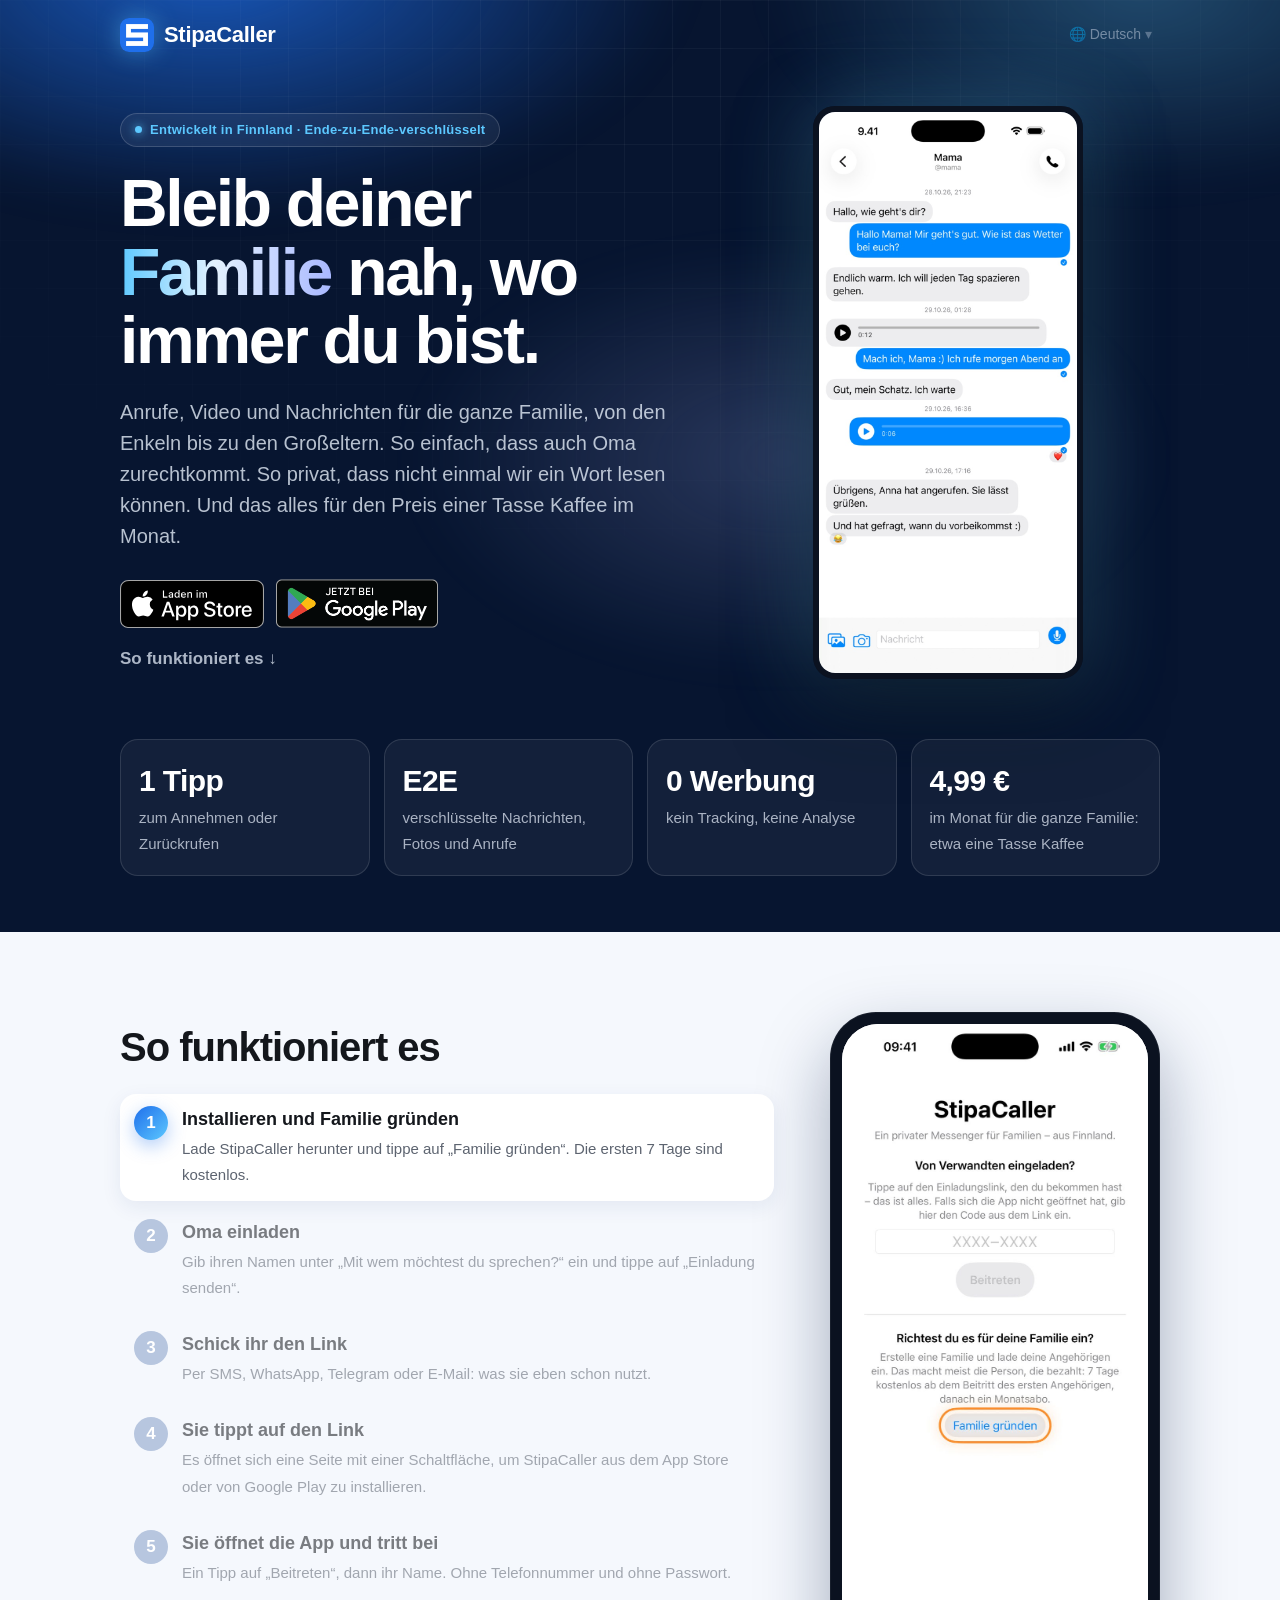
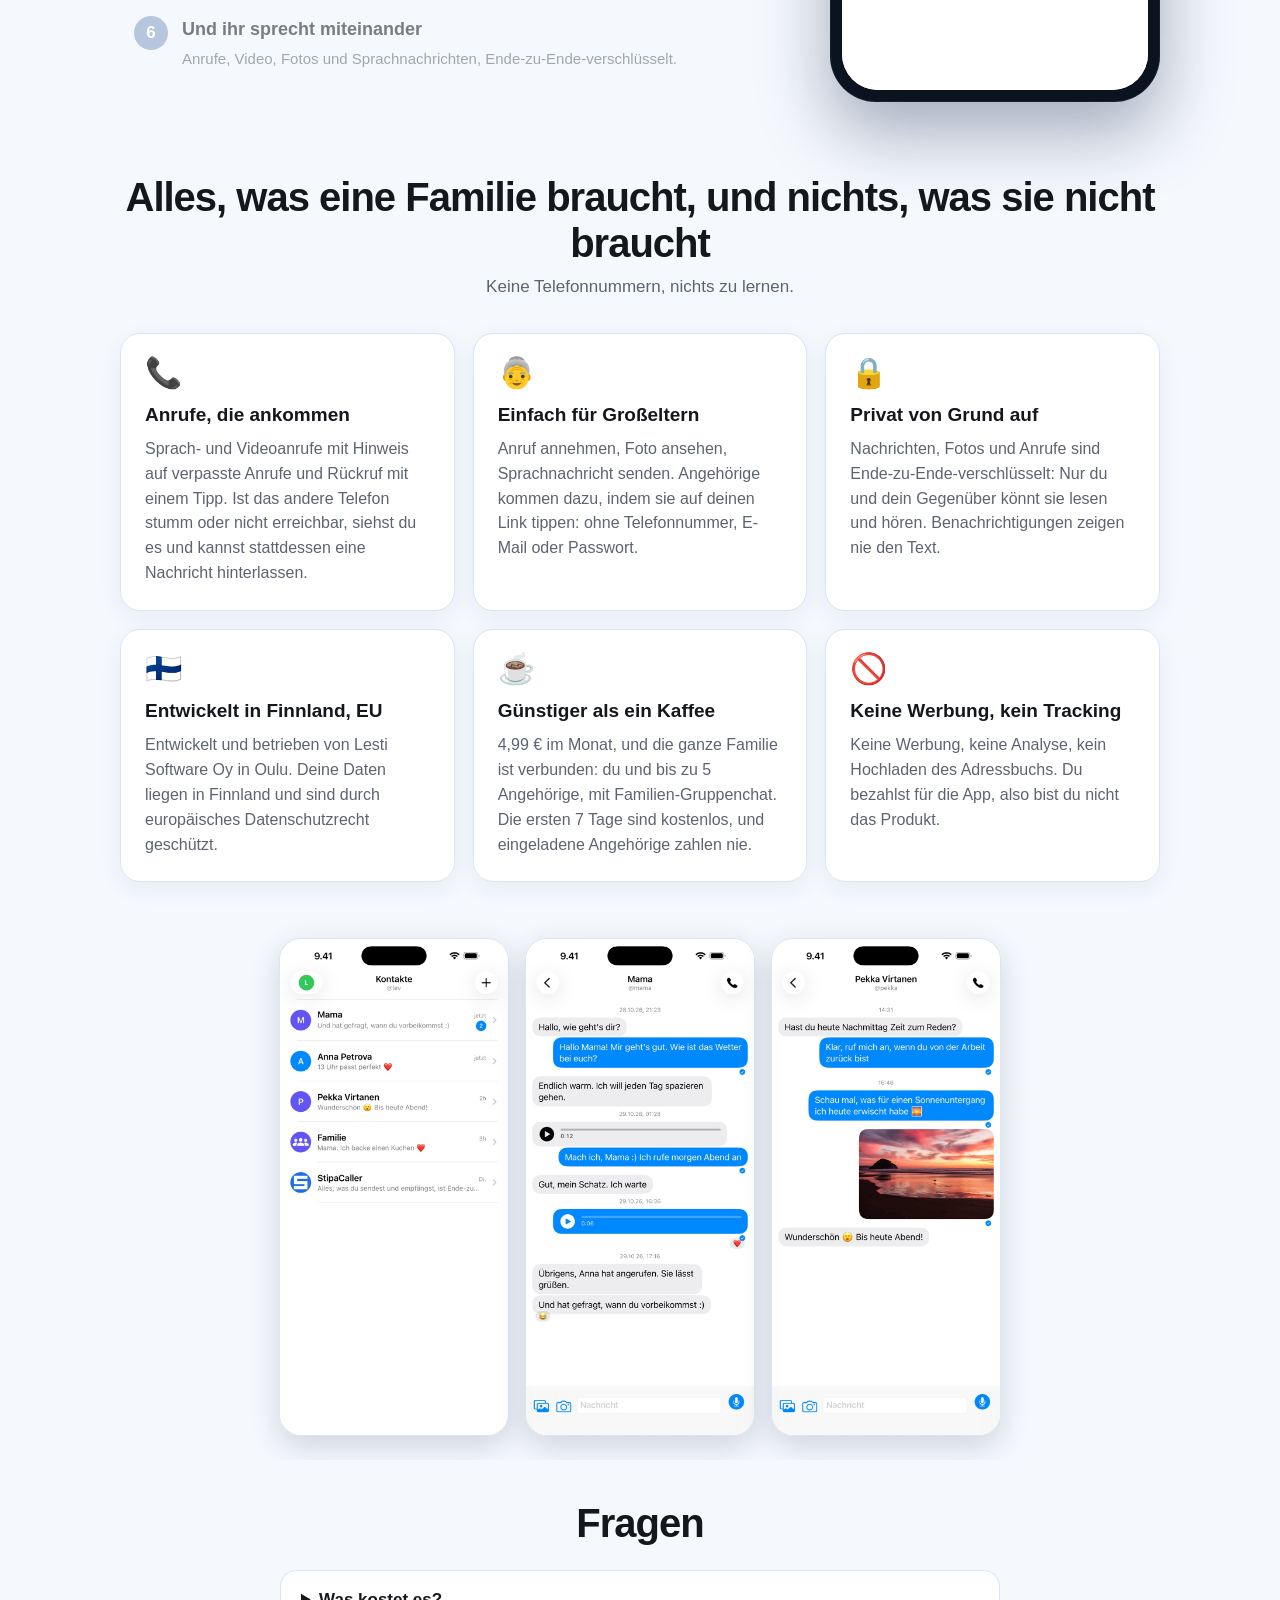
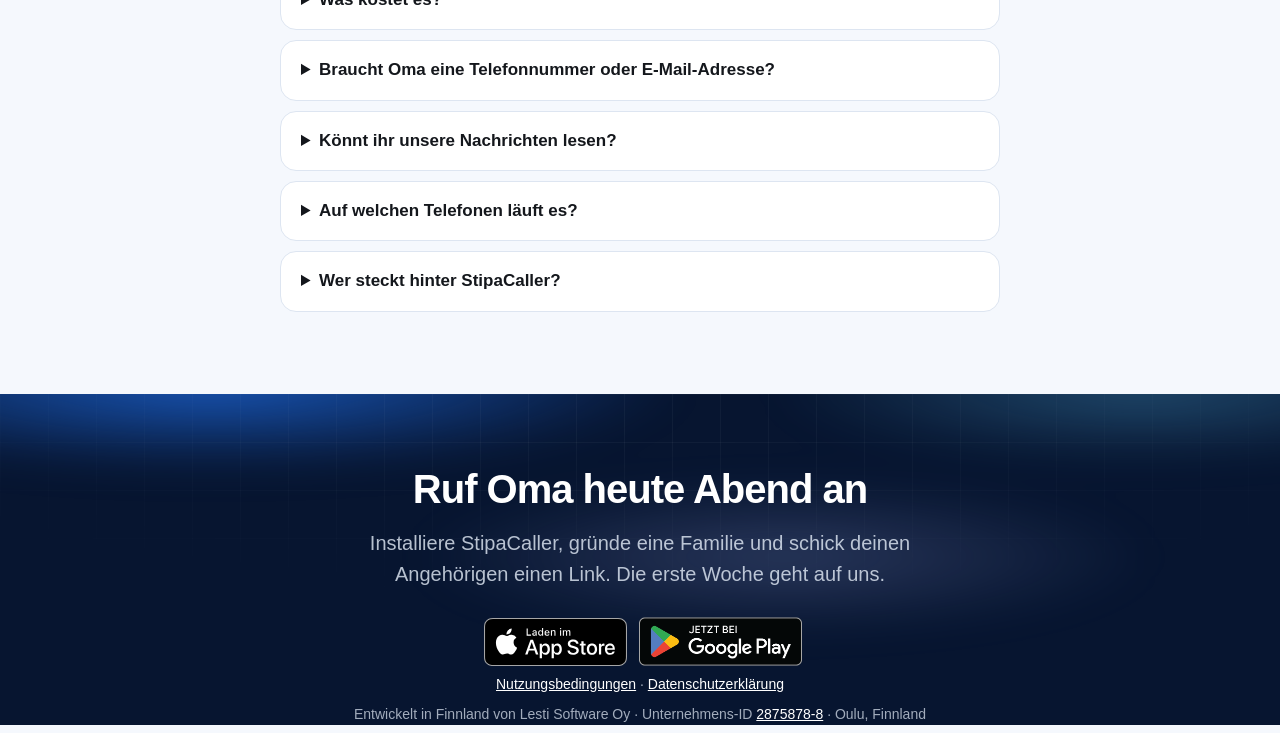
<file: de/index.html>
<!doctype html>
<html lang="de" dir="ltr">
<head>
<meta charset="utf-8">
<meta name="viewport" content="width=device-width, initial-scale=1">
<title>StipaCaller — Private Anrufe für die Familie</title>
<meta name="description" content="Einfache, private Anrufe und Nachrichten für deine Familie. Made in Finland.">
<link rel="icon" href="../img/icon.png">
<link rel="canonical" href="https://stipacaller.fi/de/">
<meta property="og:type" content="website">
<meta property="og:site_name" content="StipaCaller">
<meta property="og:title" content="StipaCaller — Private Anrufe für die Familie">
<meta property="og:description" content="Einfache, private Anrufe und Nachrichten für deine Familie. Made in Finland.">
<meta property="og:url" content="https://stipacaller.fi/de/">
<meta property="og:image" content="https://stipacaller.fi/og/og-de.png">
<meta property="og:image:width" content="1200">
<meta property="og:image:height" content="630">
<meta property="og:locale" content="de_DE">
<meta name="twitter:card" content="summary_large_image">
<link rel="stylesheet" href="../home.css">
<link rel="alternate" hreflang="en" href="https://stipacaller.fi/">
<link rel="alternate" hreflang="ru" href="https://stipacaller.fi/ru/">
<link rel="alternate" hreflang="de" href="https://stipacaller.fi/de/">
<link rel="alternate" hreflang="fi" href="https://stipacaller.fi/fi/">
<link rel="alternate" hreflang="uk" href="https://stipacaller.fi/uk/">
<link rel="alternate" hreflang="es" href="https://stipacaller.fi/es/">
<link rel="alternate" hreflang="he" href="https://stipacaller.fi/he/">
<link rel="alternate" hreflang="ar" href="https://stipacaller.fi/ar/">

</head>
<body>
<div class="night">
  <nav class="top wrap">
    <a class="brand" href="./"><img src="../img/icon.png" alt="" width="34" height="34">StipaCaller</a>
    <details class="langmenu"><summary>🌐 Deutsch</summary><div><a href="../en/" hreflang="en" lang="en" data-lang="en">English</a><a href="../ru/" hreflang="ru" lang="ru" data-lang="ru">Русский</a><a href="../de/" hreflang="de" lang="de" aria-current=page data-lang="de">Deutsch</a><a href="../fi/" hreflang="fi" lang="fi" data-lang="fi">Suomi</a><a href="../uk/" hreflang="uk" lang="uk" data-lang="uk">Українська</a><a href="../es/" hreflang="es" lang="es" data-lang="es">Español</a><a href="../he/" hreflang="he" lang="he" data-lang="he">עברית</a><a href="../ar/" hreflang="ar" lang="ar" data-lang="ar">العربية</a></div></details>
  </nav>
  <header class="hero wrap">
    <div class="copy">
      <p class="tag glass"><i></i>Entwickelt in Finnland · Ende-zu-Ende-verschlüsselt</p>
      <h1>Bleib deiner <span class="grad">Familie</span> nah, wo immer du bist.</h1>
      <p class="lead">Anrufe, Video und Nachrichten für die ganze Familie, von den Enkeln bis zu den Großeltern. So einfach, dass auch Oma zurechtkommt. So privat, dass nicht einmal wir ein Wort lesen können. Und das alles für den Preis einer Tasse Kaffee im Monat.</p>
      <div class="stores"><a class="badge" href="https://apps.apple.com/app/id6763939059"><img class="appstore" src="../badges/appstore-de.svg" alt="Laden im App Store"></a><a class="badge" href="https://play.google.com/store/apps/details?id=com.stipacaller&amp;hl=de"><img class="play" src="../badges/play-de.png" alt="Jetzt bei Google Play"></a></div>
      <p class="how"><a href="#demo">So funktioniert es ↓</a></p>
    </div>
    <div class="visual nophoto"><img class="phone" src="../img/02-chat-mama-de.jpg" alt="" width="390" height="847"></div>
  </header>
  <div class="stats wrap"><div class="stat"><b>1 Tipp</b><span>zum Annehmen oder Zurückrufen</span></div><div class="stat"><b>E2E</b><span>verschlüsselte Nachrichten, Fotos und Anrufe</span></div><div class="stat"><b>0 Werbung</b><span>kein Tracking, keine Analyse</span></div><div class="stat"><b>4,99 €</b><span>im Monat für die ganze Familie: etwa eine Tasse Kaffee</span></div></div>
</div>
<main>
  <section id="demo" class="demo wrap">
    <div class="demo-copy">
      <h2>So funktioniert es</h2>
      <ol class="steps"><li data-step="0"><button type="button"><b>Installieren und Familie gründen</b><span>Lade StipaCaller herunter und tippe auf „Familie gründen“. Die ersten 7 Tage sind kostenlos.</span></button></li><li data-step="1"><button type="button"><b>Oma einladen</b><span>Gib ihren Namen unter „Mit wem möchtest du sprechen?“ ein und tippe auf „Einladung senden“.</span></button></li><li data-step="2"><button type="button"><b>Schick ihr den Link</b><span>Per SMS, WhatsApp, Telegram oder E-Mail: was sie eben schon nutzt.</span></button></li><li data-step="3"><button type="button"><b>Sie tippt auf den Link</b><span>Es öffnet sich eine Seite mit einer Schaltfläche, um StipaCaller aus dem App Store oder von Google Play zu installieren.</span></button></li><li data-step="4"><button type="button"><b>Sie öffnet die App und tritt bei</b><span>Ein Tipp auf „Beitreten“, dann ihr Name. Ohne Telefonnummer und ohne Passwort.</span></button></li><li data-step="5"><button type="button"><b>Und ihr sprecht miteinander</b><span>Anrufe, Video, Fotos und Sprachnachrichten, Ende-zu-Ende-verschlüsselt.</span></button></li></ol>
    </div>
    <div class="device" aria-hidden="true">
      <div class="screen">
        <img class="slide" data-step="0" src="../how/de/1a-welcome.jpg" alt=""><img class="slide" data-step="0" src="../how/de/1b-confirm.jpg" alt=""><img class="slide" data-step="0" src="../how/de/1c-about.jpg" alt=""><img class="slide" data-step="1" src="../how/de/2a-composer.jpg" alt=""><div class="slide share" data-step="2"><img src="../how/de/2b-sharebg.jpg" alt=""><div class="sheet"><div class="sheethead"><img src="../img/icon.png" alt=""><div><b>Max hat dich zu StipaCaller eingeladen</b><small>stipacaller.lestisoftware.fi</small></div></div><div class="apps"><span class="app msgs"><i class="ringed"><svg viewBox="0 0 24 24" width="30" height="30" fill="#fff"><path d="M12 3C6.5 3 2 6.6 2 11c0 2.4 1.3 4.5 3.4 6-.2 1.3-.9 2.6-2 3.6 2.2-.1 4-.9 5.2-1.9 1.1.3 2.2.4 3.4.4 5.5 0 10-3.6 10-8s-4.5-8-10-8z"/></svg></i><small>Nachrichten</small></span><span class="app mail"><i class=""><svg viewBox="0 0 24 24" width="30" height="30" fill="none" stroke="#fff" stroke-width="1.8"><rect x="3" y="6" width="18" height="12" rx="2"/><path d="M3.5 7l8.5 6 8.5-6"/></svg></i><small>Mail</small></span><span class="app notes"><i class=""><svg viewBox="0 0 24 24" width="30" height="30" fill="none" stroke="#c9a100" stroke-width="1.6"><path d="M6 8h12M6 12h12M6 16h8"/></svg></i><small>Notizen</small></span><span class="app more"><i class="">•••</i><small>Mehr</small></span></div><div class="act">Kopieren<span>⧉</span></div></div></div><div class="slide sms" data-step="2"><div class="sbar" style="color:#111"><span dir="ltr">09:41</span><i></i><svg viewBox="0 0 64 14" width="64" height="14" fill="#111" aria-hidden="true"><rect x="0" y="9" width="3" height="5" rx="1"/><rect x="5" y="6" width="3" height="8" rx="1"/><rect x="10" y="3" width="3" height="11" rx="1"/><rect x="15" y="0" width="3" height="14" rx="1"/><path d="M30 12.5l2-2.3a3 3 0 0 0-4 0zM25.6 7.6l1.4 1.5a4.6 4.6 0 0 1 6 0l1.4-1.5a6.6 6.6 0 0 0-8.8 0zM23.2 5l1.4 1.5a8 8 0 0 1 10.8 0L36.8 5a10 10 0 0 0-13.6 0z"/><rect x="42" y="2" width="19" height="10" rx="3" fill="none" stroke="#111" stroke-opacity=".5"/><rect x="44" y="4" width="15" height="6" rx="1.5" fill="#34c759"/><rect x="62" y="5" width="1.5" height="4" rx=".7" fill-opacity=".5"/></svg></div><div class="smshead"><span class="av">O</span><b>Oma</b><small dir="ltr">+49 151 2345 6789</small></div><div class="smsbody out"><small class="kind">SMS · 09:41</small><div class="bubble"><p>Max hat dich zu StipaCaller eingeladen: https://stipacaller.lestisoftware.fi/i/K7PMQ2XD</p><p>Tippe auf den Link, um beizutreten. Falls die App nach der Installation die Einladung nicht zeigt, tippe noch einmal auf den Link.</p></div><small class="dlv">Zugestellt</small></div><div class="smsbar"><span class="plus">+</span><span class="field">SMS<i>🎙</i></span></div><span class="home"></span></div><div class="slide sms" data-step="2"><div class="sbar" style="color:#111"><span dir="ltr">09:41</span><i></i><svg viewBox="0 0 64 14" width="64" height="14" fill="#111" aria-hidden="true"><rect x="0" y="9" width="3" height="5" rx="1"/><rect x="5" y="6" width="3" height="8" rx="1"/><rect x="10" y="3" width="3" height="11" rx="1"/><rect x="15" y="0" width="3" height="14" rx="1"/><path d="M30 12.5l2-2.3a3 3 0 0 0-4 0zM25.6 7.6l1.4 1.5a4.6 4.6 0 0 1 6 0l1.4-1.5a6.6 6.6 0 0 0-8.8 0zM23.2 5l1.4 1.5a8 8 0 0 1 10.8 0L36.8 5a10 10 0 0 0-13.6 0z"/><rect x="42" y="2" width="19" height="10" rx="3" fill="none" stroke="#111" stroke-opacity=".5"/><rect x="44" y="4" width="15" height="6" rx="1.5" fill="#34c759"/><rect x="62" y="5" width="1.5" height="4" rx=".7" fill-opacity=".5"/></svg></div><div class="smshead"><span class="av">M</span><b>Max</b></div><div class="smsbody in"><small class="kind">SMS · 09:41</small><div class="bubble"><p>Max hat dich zu StipaCaller eingeladen: <span class="lnk">https://stipacaller.lestisoftware.fi/i/K7PMQ2XD</span></p><p>Tippe auf den Link, um beizutreten. Falls die App nach der Installation die Einladung nicht zeigt, tippe noch einmal auf den Link.</p></div></div><div class="smsbar"><span class="plus">+</span><span class="field">SMS<i>🎙</i></span></div><span class="home"></span></div><img class="slide" data-step="3" src="../how/de/4a-link.jpg" alt=""><div class="slide store" data-step="3"><div class="sbar" style="color:#111"><span dir="ltr">09:41</span><i></i><svg viewBox="0 0 64 14" width="64" height="14" fill="#111" aria-hidden="true"><rect x="0" y="9" width="3" height="5" rx="1"/><rect x="5" y="6" width="3" height="8" rx="1"/><rect x="10" y="3" width="3" height="11" rx="1"/><rect x="15" y="0" width="3" height="14" rx="1"/><path d="M30 12.5l2-2.3a3 3 0 0 0-4 0zM25.6 7.6l1.4 1.5a4.6 4.6 0 0 1 6 0l1.4-1.5a6.6 6.6 0 0 0-8.8 0zM23.2 5l1.4 1.5a8 8 0 0 1 10.8 0L36.8 5a10 10 0 0 0-13.6 0z"/><rect x="42" y="2" width="19" height="10" rx="3" fill="none" stroke="#111" stroke-opacity=".5"/><rect x="44" y="4" width="15" height="6" rx="1.5" fill="#34c759"/><rect x="62" y="5" width="1.5" height="4" rx=".7" fill-opacity=".5"/></svg></div><div class="storehead"><img src="../img/icon.png" alt=""><div><b>StipaCaller</b><small>Private Anrufe für die Familie</small><div class="getrow"><span class="get">Laden</span><small>In-App-Käufe</small></div></div></div><div class="storeshots"><img src="../img/01-contacts-de.jpg" alt=""><img src="../img/02-chat-mama-de.jpg" alt=""></div><span class="home"></span></div><img class="slide" data-step="4" src="../how/de/5b-invited.jpg" alt=""><img class="slide" data-step="4" src="../how/de/5c-about.jpg" alt=""><img class="slide" data-step="5" src="../how/de/6a-contacts.jpg" alt=""><div class="slide call" data-step="5"><div class="sbar" style="color:#fff"><span dir="ltr">09:41</span><i></i><svg viewBox="0 0 64 14" width="64" height="14" fill="#fff" aria-hidden="true"><rect x="0" y="9" width="3" height="5" rx="1"/><rect x="5" y="6" width="3" height="8" rx="1"/><rect x="10" y="3" width="3" height="11" rx="1"/><rect x="15" y="0" width="3" height="14" rx="1"/><path d="M30 12.5l2-2.3a3 3 0 0 0-4 0zM25.6 7.6l1.4 1.5a4.6 4.6 0 0 1 6 0l1.4-1.5a6.6 6.6 0 0 0-8.8 0zM23.2 5l1.4 1.5a8 8 0 0 1 10.8 0L36.8 5a10 10 0 0 0-13.6 0z"/><rect x="42" y="2" width="19" height="10" rx="3" fill="none" stroke="#fff" stroke-opacity=".5"/><rect x="44" y="4" width="15" height="6" rx="1.5" fill="#34c759"/><rect x="62" y="5" width="1.5" height="4" rx=".7" fill-opacity=".5"/></svg></div><span class="av big">👵</span><b>Oma</b>
          <small class="connected">🔒 Verbunden · verschlüsselt</small>
          <div class="btns"><span class="no">✕<em>Beenden</em></span></div></div>
      </div>
    </div>
  </section>
  <section id="features" class="wrap">
    <h2>Alles, was eine Familie braucht, und nichts, was sie nicht braucht</h2>
    <p class="sub">Keine Telefonnummern, nichts zu lernen.</p>
    <div class="feats"><article class="feat"><div class="emoji" aria-hidden="true">📞</div><h3>Anrufe, die ankommen</h3><p>Sprach- und Videoanrufe mit Hinweis auf verpasste Anrufe und Rückruf mit einem Tipp. Ist das andere Telefon stumm oder nicht erreichbar, siehst du es und kannst stattdessen eine Nachricht hinterlassen.</p></article><article class="feat"><div class="emoji" aria-hidden="true">👵</div><h3>Einfach für Großeltern</h3><p>Anruf annehmen, Foto ansehen, Sprachnachricht senden. Angehörige kommen dazu, indem sie auf deinen Link tippen: ohne Telefonnummer, E-Mail oder Passwort.</p></article><article class="feat"><div class="emoji" aria-hidden="true">🔒</div><h3>Privat von Grund auf</h3><p>Nachrichten, Fotos und Anrufe sind Ende-zu-Ende-verschlüsselt: Nur du und dein Gegenüber könnt sie lesen und hören. Benachrichtigungen zeigen nie den Text.</p></article><article class="feat"><div class="emoji" aria-hidden="true">🇫🇮</div><h3>Entwickelt in Finnland, EU</h3><p>Entwickelt und betrieben von Lesti Software Oy in Oulu. Deine Daten liegen in Finnland und sind durch europäisches Datenschutzrecht geschützt.</p></article><article class="feat"><div class="emoji" aria-hidden="true">☕</div><h3>Günstiger als ein Kaffee</h3><p>4,99 € im Monat, und die ganze Familie ist verbunden: du und bis zu 5 Angehörige, mit Familien-Gruppenchat. Die ersten 7 Tage sind kostenlos, und eingeladene Angehörige zahlen nie.</p></article><article class="feat"><div class="emoji" aria-hidden="true">🚫</div><h3>Keine Werbung, kein Tracking</h3><p>Keine Werbung, keine Analyse, kein Hochladen des Adressbuchs. Du bezahlst für die App, also bist du nicht das Produkt.</p></article></div>
  </section>
  <div class="shots"><img src="../img/01-contacts-de.jpg" alt="" width="390" height="847" loading="lazy"><img src="../img/02-chat-mama-de.jpg" alt="" width="390" height="847" loading="lazy"><img src="../img/03-chat-pekka-photo-de.jpg" alt="" width="390" height="847" loading="lazy"></div>
  <section class="wrap faq">
    <h2>Fragen</h2>
    <details><summary>Was kostet es?</summary><p>Die ersten 7 Tage sind kostenlos, gerechnet ab dem Beitritt des ersten Angehörigen. Danach deckt ein Abo für 4,99 € im Monat dich und bis zu 5 Familienmitglieder ab. Eingeladene Angehörige zahlen nichts.</p></details><details><summary>Braucht Oma eine Telefonnummer oder E-Mail-Adresse?</summary><p>Nein. Du schickst ihr einen Einladungslink; sie installiert die App, tippt auf den Link und ist dabei. Jeder wählt einen Benutzernamen, eine Telefonnummer wird nie abgefragt.</p></details><details><summary>Könnt ihr unsere Nachrichten lesen?</summary><p>Nein. Nachrichten, Fotos und Anrufe werden auf euren Telefonen Ende-zu-Ende-verschlüsselt. Unsere Server in Finnland leiten nur Daten weiter, die sie selbst nicht öffnen können.</p></details><details><summary>Auf welchen Telefonen läuft es?</summary><p>Auf iPhone und Android, auf Deutsch, Englisch, Russisch, Ukrainisch, Finnisch, Spanisch, Hebräisch und Arabisch.</p></details><details><summary>Wer steckt hinter StipaCaller?</summary><p>Lesti Software Oy, ein kleines Softwareunternehmen aus Oulu, Finnland. Schreib uns jederzeit: <a href="mailto:lev@lestisoftware.fi" dir="ltr">lev@lestisoftware.fi</a>.</p></details>
  </section>
</main>
<section class="night cta">
  <div class="wrap">
    <h2>Ruf Oma heute Abend an</h2>
    <p class="lead">Installiere StipaCaller, gründe eine Familie und schick deinen Angehörigen einen Link. Die erste Woche geht auf uns.</p>
    <div class="stores"><a class="badge" href="https://apps.apple.com/app/id6763939059"><img class="appstore" src="../badges/appstore-de.svg" alt="Laden im App Store"></a><a class="badge" href="https://play.google.com/store/apps/details?id=com.stipacaller&amp;hl=de"><img class="play" src="../badges/play-de.png" alt="Jetzt bei Google Play"></a></div>
  </div>
  <footer class="wrap">
    <p><a href="/eula.html">Nutzungsbedingungen</a> · <a href="/privacy.html">Datenschutzerklärung</a></p>
    <p class="muted">Entwickelt in Finnland von Lesti Software Oy · Unternehmens-ID <a href="https://tietopalvelu.ytj.fi/yritys/2875878-8" dir="ltr">2875878-8</a> · Oulu, Finnland</p>
  </footer>
</section>
<script>
document.querySelectorAll('[data-lang]').forEach(function(a){a.addEventListener('click',function(){try{localStorage.setItem('lang',a.dataset.lang)}catch(e){}})});
</script>
<script>
(function(){var root=document.getElementById('demo');if(!root)return;
var frames=[].slice.call(root.querySelectorAll('.slide')),steps=[].slice.call(root.querySelectorAll('.steps li')),cur=0,timer=null;
function show(i){cur=i;var st=+frames[i].dataset.step;frames.forEach(function(f,k){f.classList.toggle('on',k===i)});steps.forEach(function(s){s.classList.toggle('on',+s.dataset.step===st)})}
function play(){clearTimeout(timer);timer=setTimeout(function(){show((cur+1)%frames.length);play()},cur===0?2000:3000)}
steps.forEach(function(s){s.querySelector('button').addEventListener('click',function(){for(var k=0;k<frames.length;k++){if(+frames[k].dataset.step===+s.dataset.step){show(k);break}}play()})});
show(0);
if(window.matchMedia&&matchMedia('(prefers-reduced-motion: reduce)').matches)return;
if(!('IntersectionObserver' in window)){play();return}
var io=new IntersectionObserver(function(es){if(es[0].isIntersecting){io.disconnect();play()}},{threshold:.25});io.observe(root)})();
</script>
<script>
(function(){try{var q=new URLSearchParams(location.search),src=q.get('utm_source');if(!src)return;
var camp=q.get('utm_campaign')||'',cont=q.get('utm_content')||'',med=q.get('utm_medium')||'';
var slug=function(x){return x.toLowerCase().normalize('NFKD').replace(/[^a-z0-9]+/g,'-').replace(/^-|-$/g,'')};
var ref=['utm_source='+src,'utm_medium='+med,'utm_campaign='+camp,'utm_content='+cont].join('&');
var ct=slug(camp+'-'+cont.split(/\s/)[0]).slice(0,30),pt='128825707';
document.querySelectorAll('a.badge').forEach(function(a){var h=a.getAttribute('href');
if(h.indexOf('play.google.com')>=0)a.href=h+'&referrer='+encodeURIComponent(ref);
else if(pt&&h.indexOf('apps.apple.com')>=0)a.href=h.replace('/app/id','/app/apple-store/id')+(h.indexOf('?')>=0?'&':'?')+'pt='+pt+'&ct='+encodeURIComponent(ct)+'&mt=8';});
}catch(e){}})();
</script>
</body>
</html>
</file>
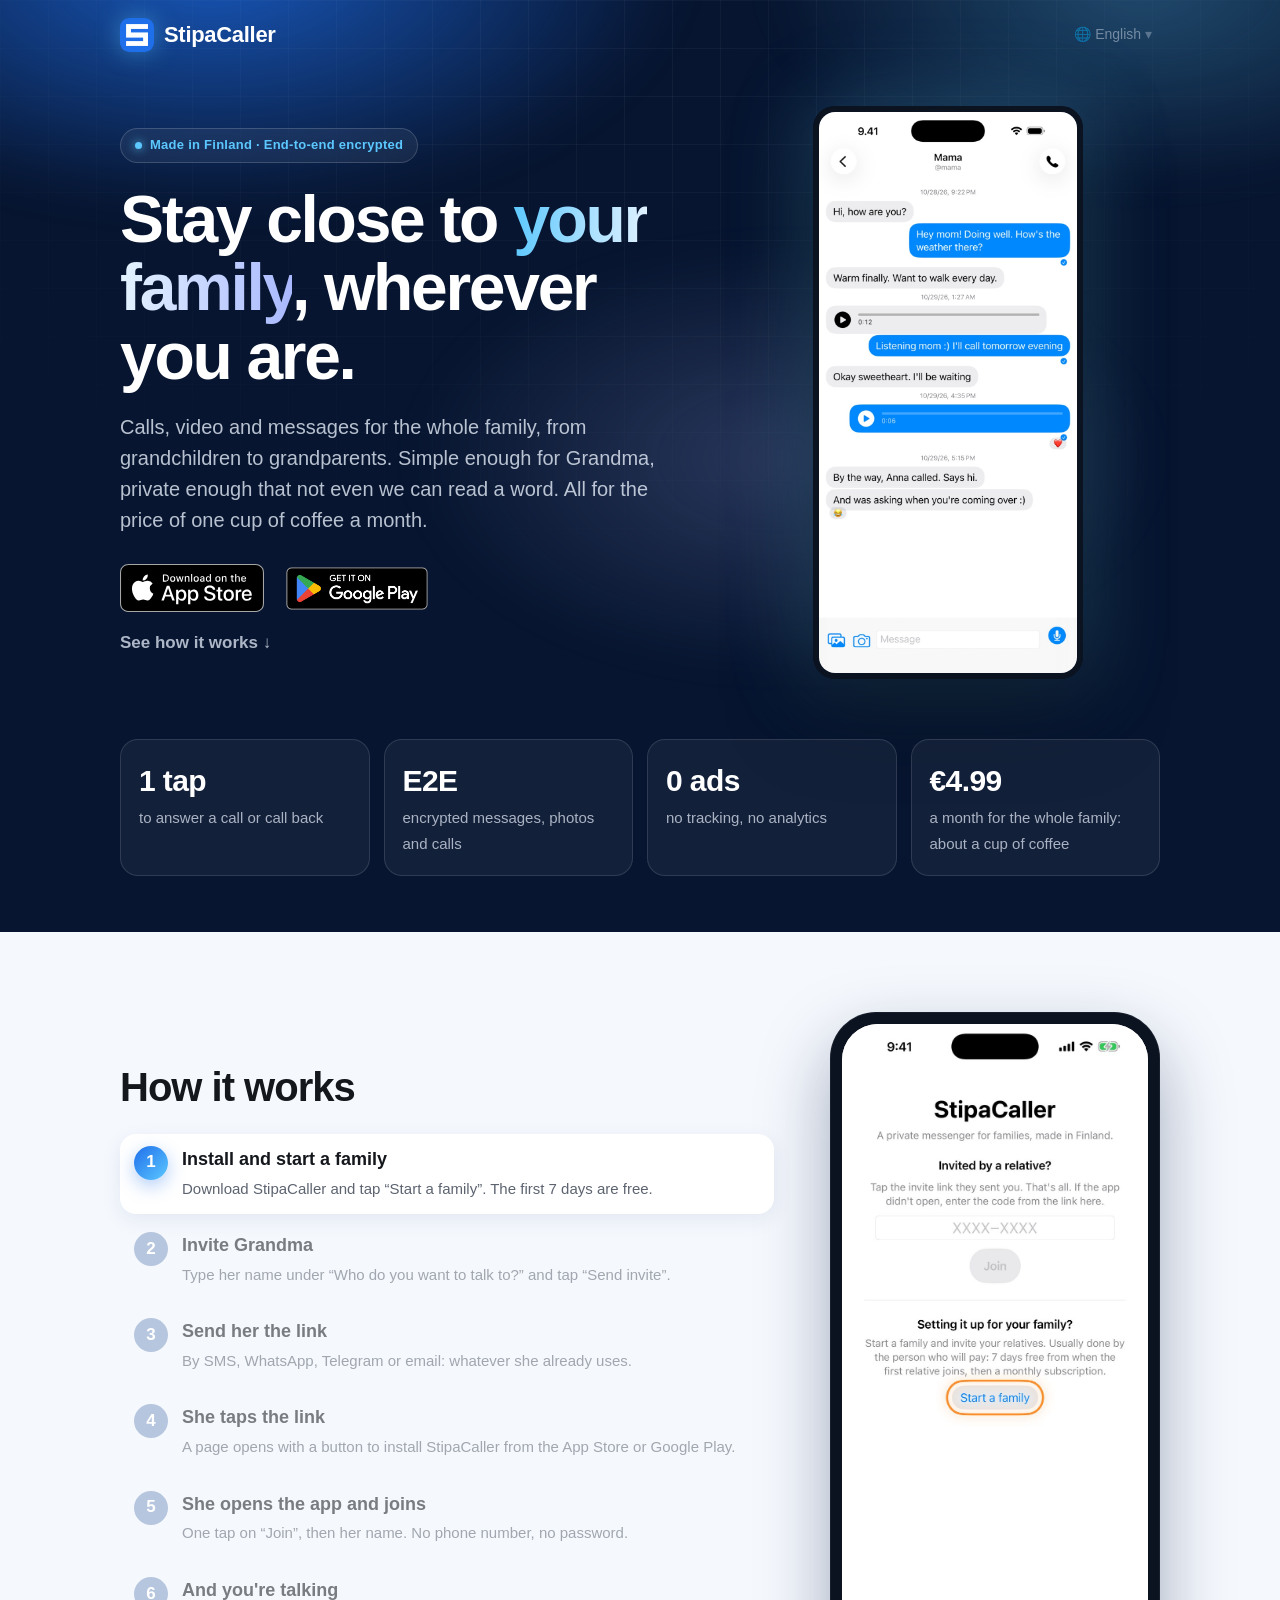
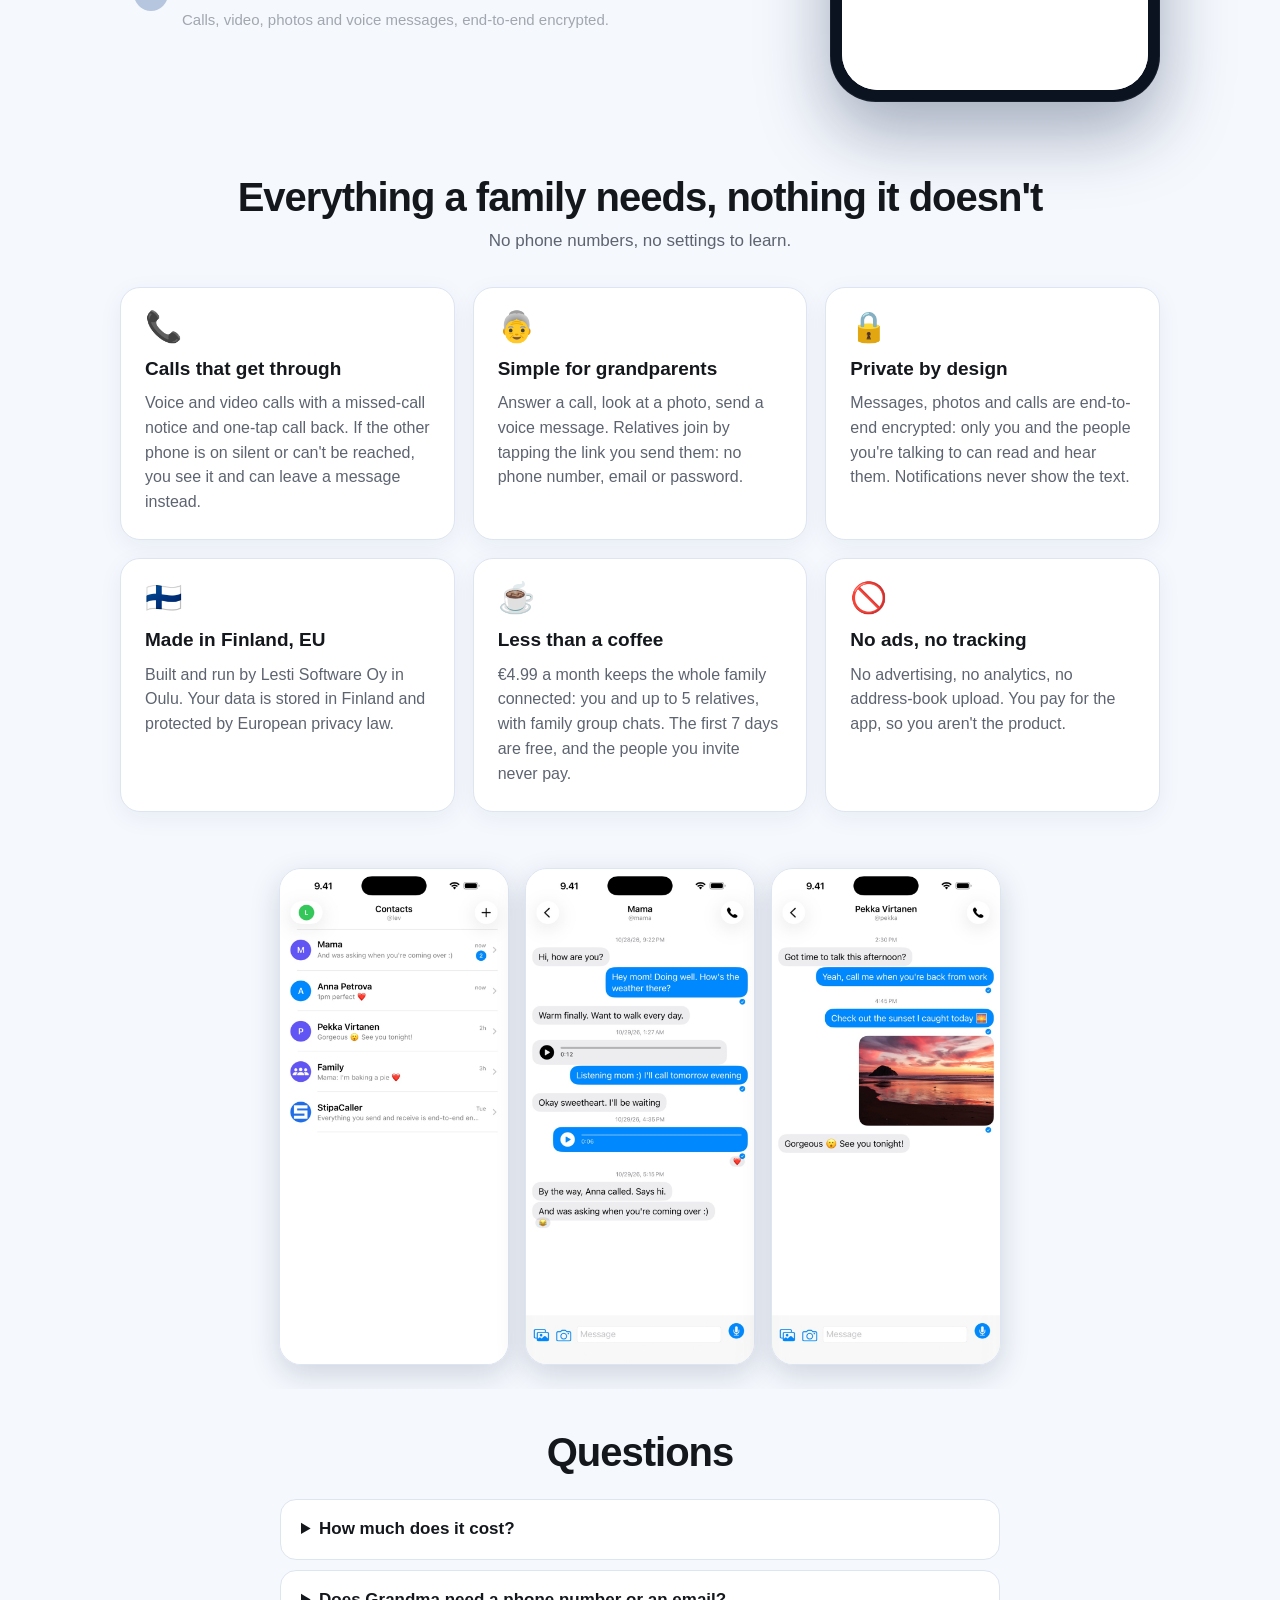
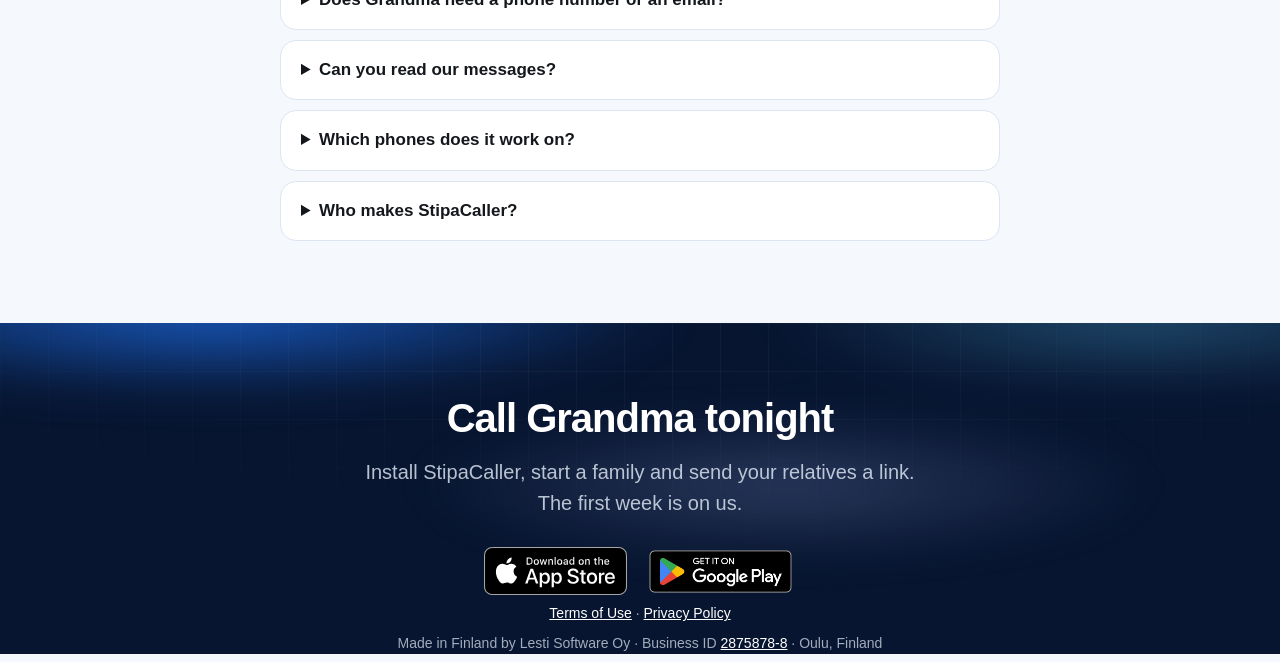
<file: en/index.html>
<!doctype html>
<html lang="en" dir="ltr">
<head>
<meta charset="utf-8">
<meta name="viewport" content="width=device-width, initial-scale=1">
<title>StipaCaller — Private calls for your family</title>
<meta name="description" content="Simple, private calls and messages for your family. Made in Finland.">
<link rel="icon" href="../img/icon.png">
<link rel="canonical" href="https://stipacaller.fi/">
<meta property="og:type" content="website">
<meta property="og:site_name" content="StipaCaller">
<meta property="og:title" content="StipaCaller — Private calls for your family">
<meta property="og:description" content="Simple, private calls and messages for your family. Made in Finland.">
<meta property="og:url" content="https://stipacaller.fi/">
<meta property="og:image" content="https://stipacaller.fi/og/og-en.png">
<meta property="og:image:width" content="1200">
<meta property="og:image:height" content="630">
<meta property="og:locale" content="en_US">
<meta name="twitter:card" content="summary_large_image">
<link rel="stylesheet" href="../home.css">
<link rel="alternate" hreflang="en" href="https://stipacaller.fi/">
<link rel="alternate" hreflang="ru" href="https://stipacaller.fi/ru/">
<link rel="alternate" hreflang="de" href="https://stipacaller.fi/de/">
<link rel="alternate" hreflang="fi" href="https://stipacaller.fi/fi/">
<link rel="alternate" hreflang="uk" href="https://stipacaller.fi/uk/">
<link rel="alternate" hreflang="es" href="https://stipacaller.fi/es/">
<link rel="alternate" hreflang="he" href="https://stipacaller.fi/he/">
<link rel="alternate" hreflang="ar" href="https://stipacaller.fi/ar/">

</head>
<body>
<div class="night">
  <nav class="top wrap">
    <a class="brand" href="./"><img src="../img/icon.png" alt="" width="34" height="34">StipaCaller</a>
    <details class="langmenu"><summary>🌐 English</summary><div><a href="../en/" hreflang="en" lang="en" aria-current=page data-lang="en">English</a><a href="../ru/" hreflang="ru" lang="ru" data-lang="ru">Русский</a><a href="../de/" hreflang="de" lang="de" data-lang="de">Deutsch</a><a href="../fi/" hreflang="fi" lang="fi" data-lang="fi">Suomi</a><a href="../uk/" hreflang="uk" lang="uk" data-lang="uk">Українська</a><a href="../es/" hreflang="es" lang="es" data-lang="es">Español</a><a href="../he/" hreflang="he" lang="he" data-lang="he">עברית</a><a href="../ar/" hreflang="ar" lang="ar" data-lang="ar">العربية</a></div></details>
  </nav>
  <header class="hero wrap">
    <div class="copy">
      <p class="tag glass"><i></i>Made in Finland · End-to-end encrypted</p>
      <h1>Stay close to <span class="grad">your family</span>, wherever you are.</h1>
      <p class="lead">Calls, video and messages for the whole family, from grandchildren to grandparents. Simple enough for Grandma, private enough that not even we can read a word. All for the price of one cup of coffee a month.</p>
      <div class="stores"><a class="badge" href="https://apps.apple.com/app/id6763939059"><img class="appstore" src="../badges/appstore-en.svg" alt="Download on the App Store"></a><a class="badge" href="https://play.google.com/store/apps/details?id=com.stipacaller&amp;hl=en"><img class="play" src="../badges/play-en.png" alt="Get it on Google Play"></a></div>
      <p class="how"><a href="#demo">See how it works ↓</a></p>
    </div>
    <div class="visual nophoto"><img class="phone" src="../img/02-chat-mama-en.jpg" alt="" width="390" height="847"></div>
  </header>
  <div class="stats wrap"><div class="stat"><b>1 tap</b><span>to answer a call or call back</span></div><div class="stat"><b>E2E</b><span>encrypted messages, photos and calls</span></div><div class="stat"><b>0 ads</b><span>no tracking, no analytics</span></div><div class="stat"><b>€4.99</b><span>a month for the whole family: about a cup of coffee</span></div></div>
</div>
<main>
  <section id="demo" class="demo wrap">
    <div class="demo-copy">
      <h2>How it works</h2>
      <ol class="steps"><li data-step="0"><button type="button"><b>Install and start a family</b><span>Download StipaCaller and tap “Start a family”. The first 7 days are free.</span></button></li><li data-step="1"><button type="button"><b>Invite Grandma</b><span>Type her name under “Who do you want to talk to?” and tap “Send invite”.</span></button></li><li data-step="2"><button type="button"><b>Send her the link</b><span>By SMS, WhatsApp, Telegram or email: whatever she already uses.</span></button></li><li data-step="3"><button type="button"><b>She taps the link</b><span>A page opens with a button to install StipaCaller from the App Store or Google Play.</span></button></li><li data-step="4"><button type="button"><b>She opens the app and joins</b><span>One tap on “Join”, then her name. No phone number, no password.</span></button></li><li data-step="5"><button type="button"><b>And you&#x27;re talking</b><span>Calls, video, photos and voice messages, end-to-end encrypted.</span></button></li></ol>
    </div>
    <div class="device" aria-hidden="true">
      <div class="screen">
        <img class="slide" data-step="0" src="../how/en/1a-welcome.jpg" alt=""><img class="slide" data-step="0" src="../how/en/1b-confirm.jpg" alt=""><img class="slide" data-step="0" src="../how/en/1c-about.jpg" alt=""><img class="slide" data-step="1" src="../how/en/2a-composer.jpg" alt=""><div class="slide share" data-step="2"><img src="../how/en/2b-sharebg.jpg" alt=""><div class="sheet"><div class="sheethead"><img src="../img/icon.png" alt=""><div><b>Mike invited you to StipaCaller</b><small>stipacaller.lestisoftware.fi</small></div></div><div class="apps"><span class="app msgs"><i class="ringed"><svg viewBox="0 0 24 24" width="30" height="30" fill="#fff"><path d="M12 3C6.5 3 2 6.6 2 11c0 2.4 1.3 4.5 3.4 6-.2 1.3-.9 2.6-2 3.6 2.2-.1 4-.9 5.2-1.9 1.1.3 2.2.4 3.4.4 5.5 0 10-3.6 10-8s-4.5-8-10-8z"/></svg></i><small>Messages</small></span><span class="app mail"><i class=""><svg viewBox="0 0 24 24" width="30" height="30" fill="none" stroke="#fff" stroke-width="1.8"><rect x="3" y="6" width="18" height="12" rx="2"/><path d="M3.5 7l8.5 6 8.5-6"/></svg></i><small>Mail</small></span><span class="app notes"><i class=""><svg viewBox="0 0 24 24" width="30" height="30" fill="none" stroke="#c9a100" stroke-width="1.6"><path d="M6 8h12M6 12h12M6 16h8"/></svg></i><small>Notes</small></span><span class="app more"><i class="">•••</i><small>More</small></span></div><div class="act">Copy<span>⧉</span></div></div></div><div class="slide sms" data-step="2"><div class="sbar" style="color:#111"><span dir="ltr">9:41</span><i></i><svg viewBox="0 0 64 14" width="64" height="14" fill="#111" aria-hidden="true"><rect x="0" y="9" width="3" height="5" rx="1"/><rect x="5" y="6" width="3" height="8" rx="1"/><rect x="10" y="3" width="3" height="11" rx="1"/><rect x="15" y="0" width="3" height="14" rx="1"/><path d="M30 12.5l2-2.3a3 3 0 0 0-4 0zM25.6 7.6l1.4 1.5a4.6 4.6 0 0 1 6 0l1.4-1.5a6.6 6.6 0 0 0-8.8 0zM23.2 5l1.4 1.5a8 8 0 0 1 10.8 0L36.8 5a10 10 0 0 0-13.6 0z"/><rect x="42" y="2" width="19" height="10" rx="3" fill="none" stroke="#111" stroke-opacity=".5"/><rect x="44" y="4" width="15" height="6" rx="1.5" fill="#34c759"/><rect x="62" y="5" width="1.5" height="4" rx=".7" fill-opacity=".5"/></svg></div><div class="smshead"><span class="av">G</span><b>Grandma</b><small dir="ltr">+44 7700 900123</small></div><div class="smsbody out"><small class="kind">SMS · 9:41</small><div class="bubble"><p>Mike invited you to StipaCaller: https://stipacaller.lestisoftware.fi/i/K7PMQ2XD</p><p>Tap the link to join. If the app doesn&#x27;t show the invitation after installing, tap the link again.</p></div><small class="dlv">Delivered</small></div><div class="smsbar"><span class="plus">+</span><span class="field">SMS<i>🎙</i></span></div><span class="home"></span></div><div class="slide sms" data-step="2"><div class="sbar" style="color:#111"><span dir="ltr">9:41</span><i></i><svg viewBox="0 0 64 14" width="64" height="14" fill="#111" aria-hidden="true"><rect x="0" y="9" width="3" height="5" rx="1"/><rect x="5" y="6" width="3" height="8" rx="1"/><rect x="10" y="3" width="3" height="11" rx="1"/><rect x="15" y="0" width="3" height="14" rx="1"/><path d="M30 12.5l2-2.3a3 3 0 0 0-4 0zM25.6 7.6l1.4 1.5a4.6 4.6 0 0 1 6 0l1.4-1.5a6.6 6.6 0 0 0-8.8 0zM23.2 5l1.4 1.5a8 8 0 0 1 10.8 0L36.8 5a10 10 0 0 0-13.6 0z"/><rect x="42" y="2" width="19" height="10" rx="3" fill="none" stroke="#111" stroke-opacity=".5"/><rect x="44" y="4" width="15" height="6" rx="1.5" fill="#34c759"/><rect x="62" y="5" width="1.5" height="4" rx=".7" fill-opacity=".5"/></svg></div><div class="smshead"><span class="av">M</span><b>Mike</b></div><div class="smsbody in"><small class="kind">SMS · 9:41</small><div class="bubble"><p>Mike invited you to StipaCaller: <span class="lnk">https://stipacaller.lestisoftware.fi/i/K7PMQ2XD</span></p><p>Tap the link to join. If the app doesn&#x27;t show the invitation after installing, tap the link again.</p></div></div><div class="smsbar"><span class="plus">+</span><span class="field">SMS<i>🎙</i></span></div><span class="home"></span></div><img class="slide" data-step="3" src="../how/en/4a-link.jpg" alt=""><div class="slide store" data-step="3"><div class="sbar" style="color:#111"><span dir="ltr">9:41</span><i></i><svg viewBox="0 0 64 14" width="64" height="14" fill="#111" aria-hidden="true"><rect x="0" y="9" width="3" height="5" rx="1"/><rect x="5" y="6" width="3" height="8" rx="1"/><rect x="10" y="3" width="3" height="11" rx="1"/><rect x="15" y="0" width="3" height="14" rx="1"/><path d="M30 12.5l2-2.3a3 3 0 0 0-4 0zM25.6 7.6l1.4 1.5a4.6 4.6 0 0 1 6 0l1.4-1.5a6.6 6.6 0 0 0-8.8 0zM23.2 5l1.4 1.5a8 8 0 0 1 10.8 0L36.8 5a10 10 0 0 0-13.6 0z"/><rect x="42" y="2" width="19" height="10" rx="3" fill="none" stroke="#111" stroke-opacity=".5"/><rect x="44" y="4" width="15" height="6" rx="1.5" fill="#34c759"/><rect x="62" y="5" width="1.5" height="4" rx=".7" fill-opacity=".5"/></svg></div><div class="storehead"><img src="../img/icon.png" alt=""><div><b>StipaCaller</b><small>Private calls for your family</small><div class="getrow"><span class="get">Get</span><small>In-App Purchases</small></div></div></div><div class="storeshots"><img src="../img/01-contacts-en.jpg" alt=""><img src="../img/02-chat-mama-en.jpg" alt=""></div><span class="home"></span></div><img class="slide" data-step="4" src="../how/en/5b-invited.jpg" alt=""><img class="slide" data-step="4" src="../how/en/5c-about.jpg" alt=""><img class="slide" data-step="5" src="../how/en/6a-contacts.jpg" alt=""><div class="slide call" data-step="5"><div class="sbar" style="color:#fff"><span dir="ltr">9:41</span><i></i><svg viewBox="0 0 64 14" width="64" height="14" fill="#fff" aria-hidden="true"><rect x="0" y="9" width="3" height="5" rx="1"/><rect x="5" y="6" width="3" height="8" rx="1"/><rect x="10" y="3" width="3" height="11" rx="1"/><rect x="15" y="0" width="3" height="14" rx="1"/><path d="M30 12.5l2-2.3a3 3 0 0 0-4 0zM25.6 7.6l1.4 1.5a4.6 4.6 0 0 1 6 0l1.4-1.5a6.6 6.6 0 0 0-8.8 0zM23.2 5l1.4 1.5a8 8 0 0 1 10.8 0L36.8 5a10 10 0 0 0-13.6 0z"/><rect x="42" y="2" width="19" height="10" rx="3" fill="none" stroke="#fff" stroke-opacity=".5"/><rect x="44" y="4" width="15" height="6" rx="1.5" fill="#34c759"/><rect x="62" y="5" width="1.5" height="4" rx=".7" fill-opacity=".5"/></svg></div><span class="av big">👵</span><b>Grandma</b>
          <small class="connected">🔒 Connected · encrypted</small>
          <div class="btns"><span class="no">✕<em>End call</em></span></div></div>
      </div>
    </div>
  </section>
  <section id="features" class="wrap">
    <h2>Everything a family needs, nothing it doesn&#x27;t</h2>
    <p class="sub">No phone numbers, no settings to learn.</p>
    <div class="feats"><article class="feat"><div class="emoji" aria-hidden="true">📞</div><h3>Calls that get through</h3><p>Voice and video calls with a missed-call notice and one-tap call back. If the other phone is on silent or can&#x27;t be reached, you see it and can leave a message instead.</p></article><article class="feat"><div class="emoji" aria-hidden="true">👵</div><h3>Simple for grandparents</h3><p>Answer a call, look at a photo, send a voice message. Relatives join by tapping the link you send them: no phone number, email or password.</p></article><article class="feat"><div class="emoji" aria-hidden="true">🔒</div><h3>Private by design</h3><p>Messages, photos and calls are end-to-end encrypted: only you and the people you&#x27;re talking to can read and hear them. Notifications never show the text.</p></article><article class="feat"><div class="emoji" aria-hidden="true">🇫🇮</div><h3>Made in Finland, EU</h3><p>Built and run by Lesti Software Oy in Oulu. Your data is stored in Finland and protected by European privacy law.</p></article><article class="feat"><div class="emoji" aria-hidden="true">☕</div><h3>Less than a coffee</h3><p>€4.99 a month keeps the whole family connected: you and up to 5 relatives, with family group chats. The first 7 days are free, and the people you invite never pay.</p></article><article class="feat"><div class="emoji" aria-hidden="true">🚫</div><h3>No ads, no tracking</h3><p>No advertising, no analytics, no address-book upload. You pay for the app, so you aren&#x27;t the product.</p></article></div>
  </section>
  <div class="shots"><img src="../img/01-contacts-en.jpg" alt="" width="390" height="847" loading="lazy"><img src="../img/02-chat-mama-en.jpg" alt="" width="390" height="847" loading="lazy"><img src="../img/03-chat-pekka-photo-en.jpg" alt="" width="390" height="847" loading="lazy"></div>
  <section class="wrap faq">
    <h2>Questions</h2>
    <details><summary>How much does it cost?</summary><p>The first 7 days are free from when your first relative joins. After that one subscription, €4.99 a month, covers you and up to 5 family members. Relatives you invite don&#x27;t pay.</p></details><details><summary>Does Grandma need a phone number or an email?</summary><p>No. You send her an invite link; she installs the app, taps the link and is in. Everyone picks a username, no phone number is ever asked.</p></details><details><summary>Can you read our messages?</summary><p>No. Messages, photos and calls are end-to-end encrypted on your phones. Our servers in Finland only pass along data they can&#x27;t open.</p></details><details><summary>Which phones does it work on?</summary><p>iPhone and Android, in English, Russian, Ukrainian, German, Finnish, Spanish, Hebrew and Arabic.</p></details><details><summary>Who makes StipaCaller?</summary><p>Lesti Software Oy, a small software company in Oulu, Finland. Write to us any time: <a href="mailto:lev@lestisoftware.fi" dir="ltr">lev@lestisoftware.fi</a>.</p></details>
  </section>
</main>
<section class="night cta">
  <div class="wrap">
    <h2>Call Grandma tonight</h2>
    <p class="lead">Install StipaCaller, start a family and send your relatives a link. The first week is on us.</p>
    <div class="stores"><a class="badge" href="https://apps.apple.com/app/id6763939059"><img class="appstore" src="../badges/appstore-en.svg" alt="Download on the App Store"></a><a class="badge" href="https://play.google.com/store/apps/details?id=com.stipacaller&amp;hl=en"><img class="play" src="../badges/play-en.png" alt="Get it on Google Play"></a></div>
  </div>
  <footer class="wrap">
    <p><a href="/eula.html">Terms of Use</a> · <a href="/privacy.html">Privacy Policy</a></p>
    <p class="muted">Made in Finland by Lesti Software Oy · Business ID <a href="https://tietopalvelu.ytj.fi/yritys/2875878-8" dir="ltr">2875878-8</a> · Oulu, Finland</p>
  </footer>
</section>
<script>
document.querySelectorAll('[data-lang]').forEach(function(a){a.addEventListener('click',function(){try{localStorage.setItem('lang',a.dataset.lang)}catch(e){}})});
</script>
<script>
(function(){var root=document.getElementById('demo');if(!root)return;
var frames=[].slice.call(root.querySelectorAll('.slide')),steps=[].slice.call(root.querySelectorAll('.steps li')),cur=0,timer=null;
function show(i){cur=i;var st=+frames[i].dataset.step;frames.forEach(function(f,k){f.classList.toggle('on',k===i)});steps.forEach(function(s){s.classList.toggle('on',+s.dataset.step===st)})}
function play(){clearTimeout(timer);timer=setTimeout(function(){show((cur+1)%frames.length);play()},cur===0?2000:3000)}
steps.forEach(function(s){s.querySelector('button').addEventListener('click',function(){for(var k=0;k<frames.length;k++){if(+frames[k].dataset.step===+s.dataset.step){show(k);break}}play()})});
show(0);
if(window.matchMedia&&matchMedia('(prefers-reduced-motion: reduce)').matches)return;
if(!('IntersectionObserver' in window)){play();return}
var io=new IntersectionObserver(function(es){if(es[0].isIntersecting){io.disconnect();play()}},{threshold:.25});io.observe(root)})();
</script>
<script>
(function(){try{var q=new URLSearchParams(location.search),src=q.get('utm_source');if(!src)return;
var camp=q.get('utm_campaign')||'',cont=q.get('utm_content')||'',med=q.get('utm_medium')||'';
var slug=function(x){return x.toLowerCase().normalize('NFKD').replace(/[^a-z0-9]+/g,'-').replace(/^-|-$/g,'')};
var ref=['utm_source='+src,'utm_medium='+med,'utm_campaign='+camp,'utm_content='+cont].join('&');
var ct=slug(camp+'-'+cont.split(/\s/)[0]).slice(0,30),pt='128825707';
document.querySelectorAll('a.badge').forEach(function(a){var h=a.getAttribute('href');
if(h.indexOf('play.google.com')>=0)a.href=h+'&referrer='+encodeURIComponent(ref);
else if(pt&&h.indexOf('apps.apple.com')>=0)a.href=h.replace('/app/id','/app/apple-store/id')+(h.indexOf('?')>=0?'&':'?')+'pt='+pt+'&ct='+encodeURIComponent(ct)+'&mt=8';});
}catch(e){}})();
</script>
</body>
</html>
</file>
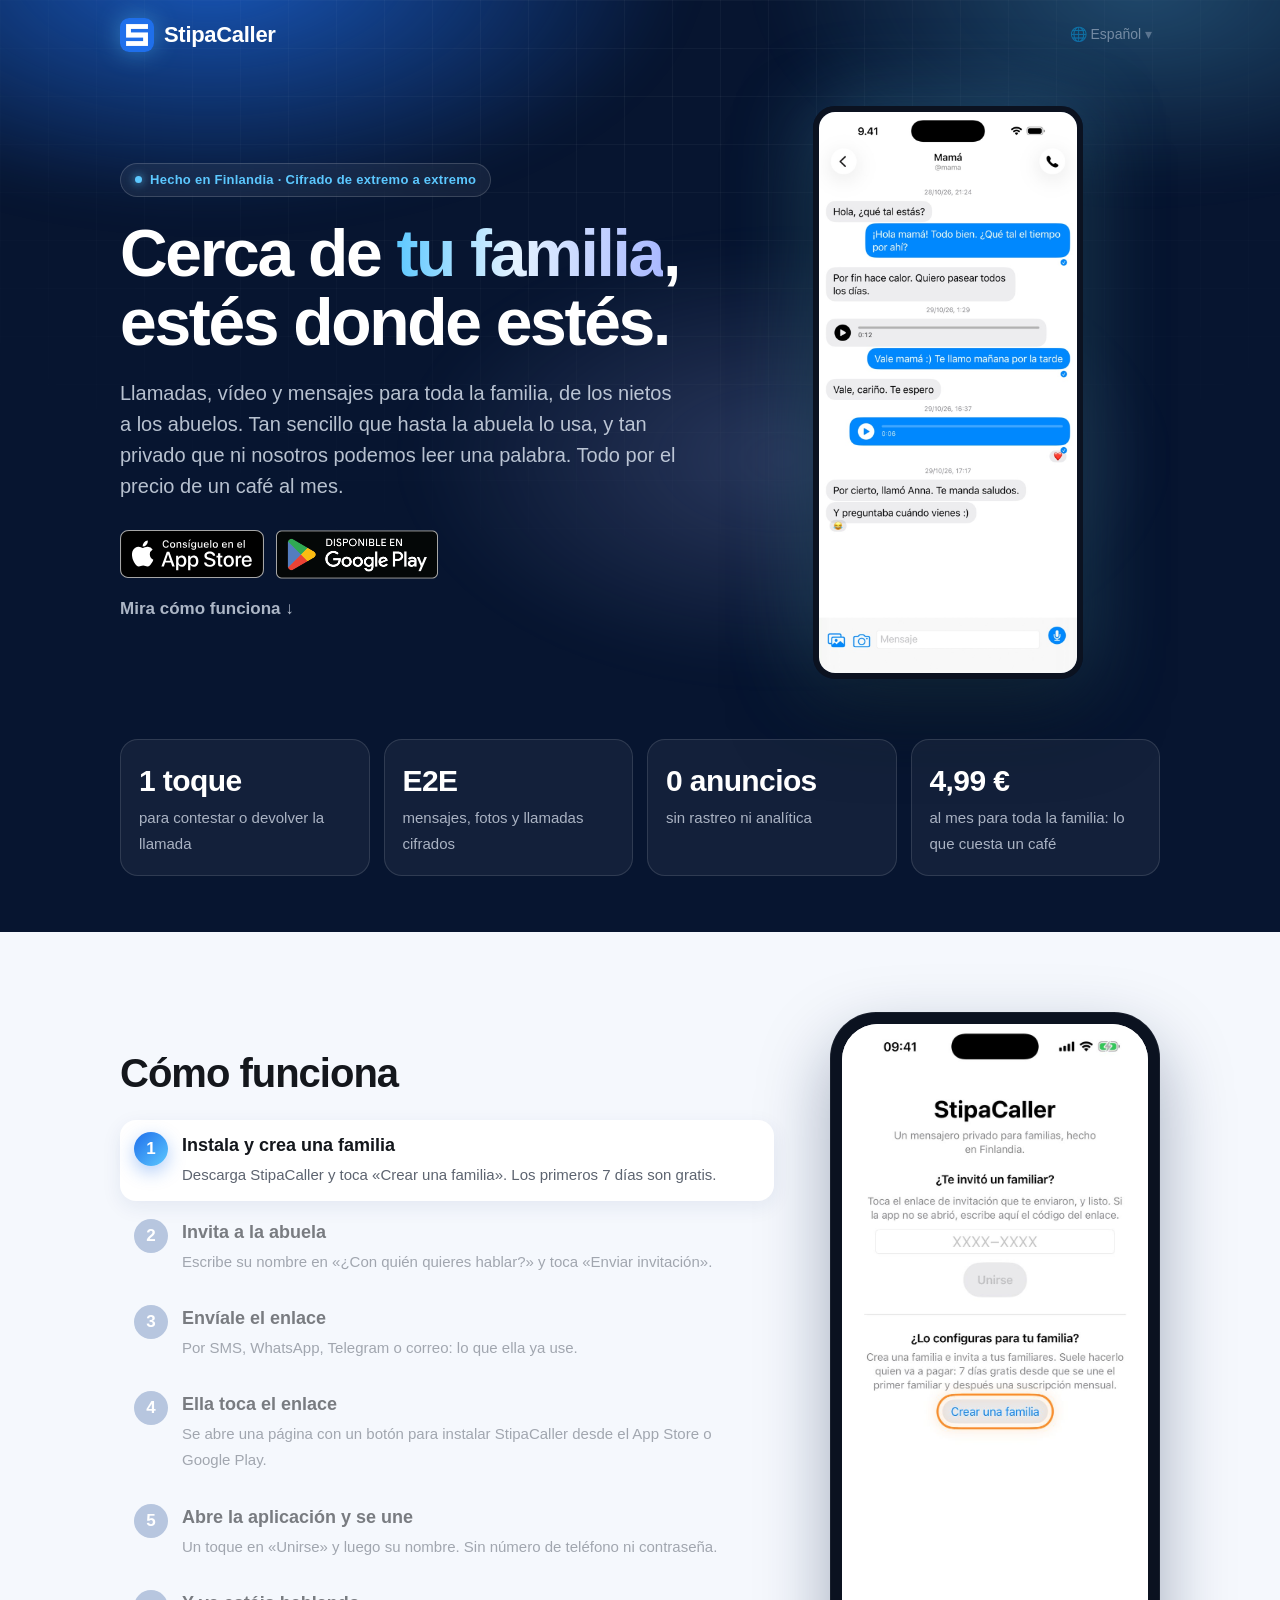
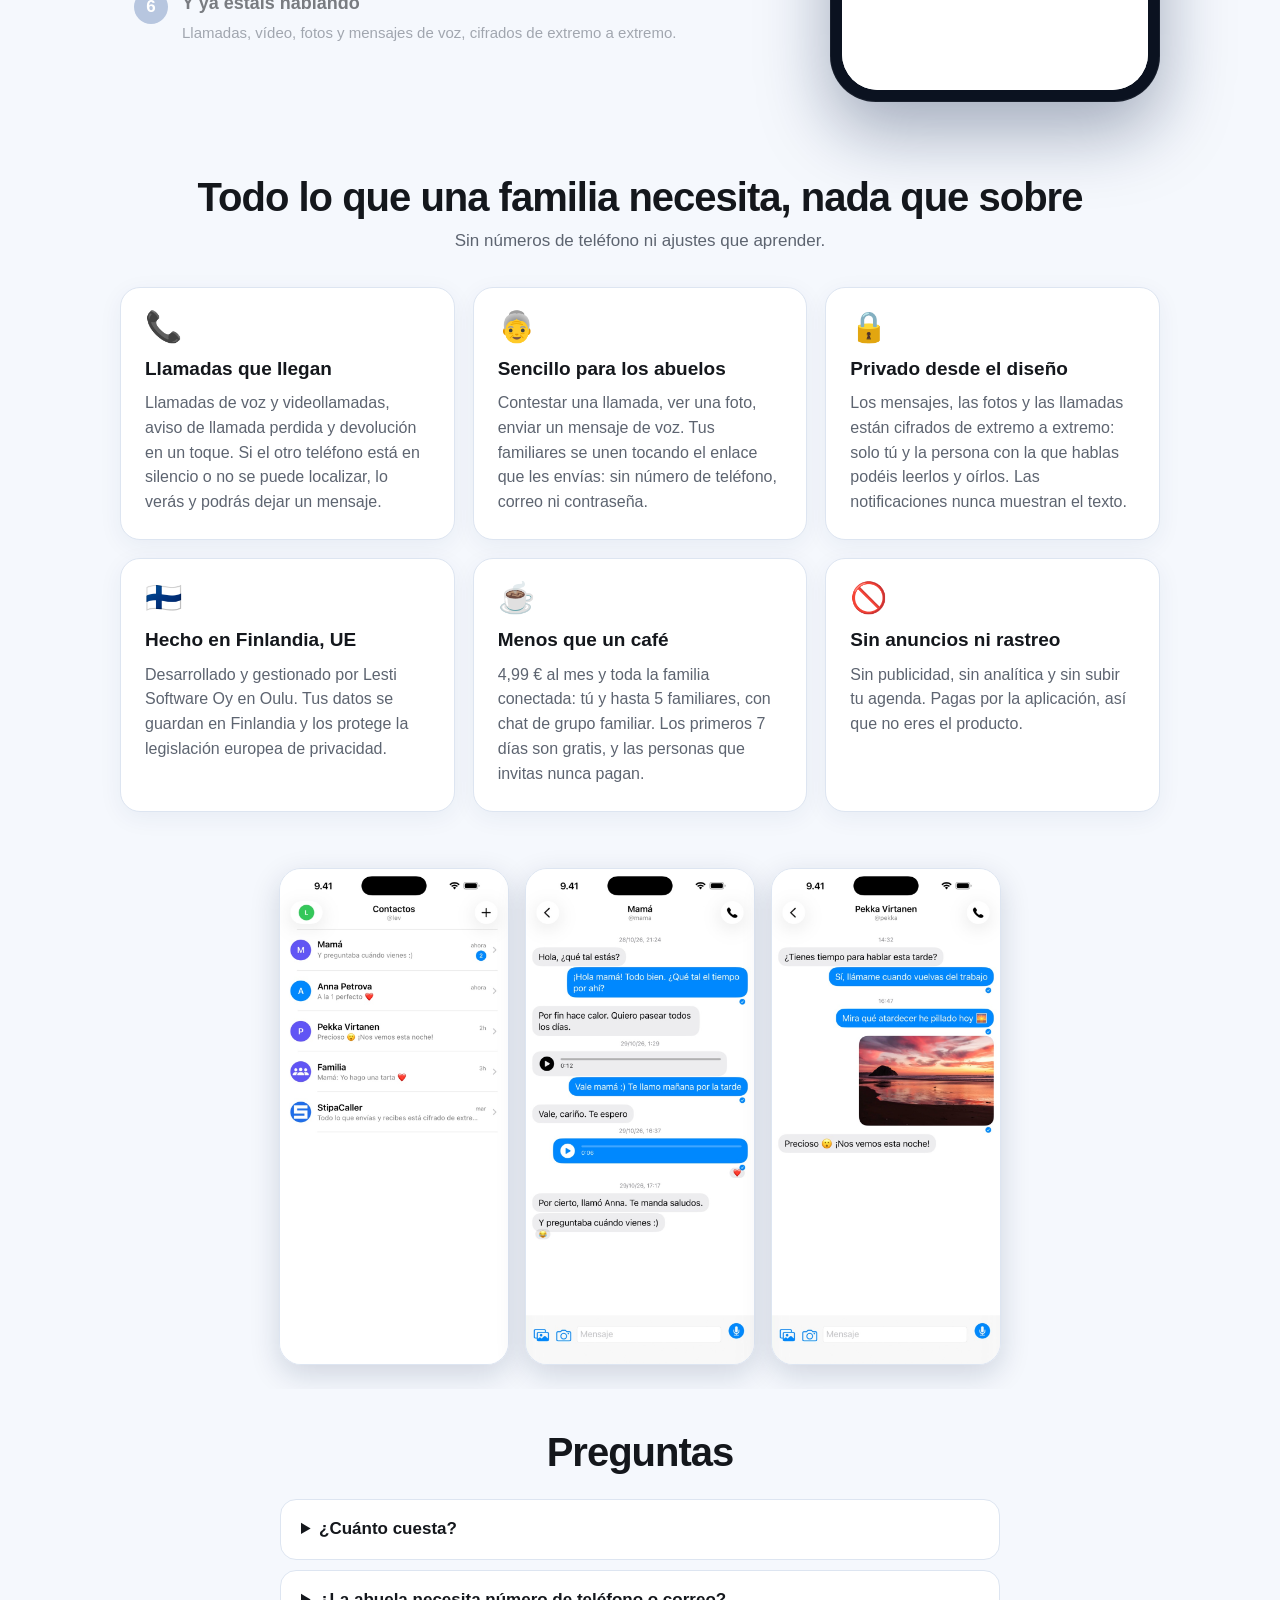
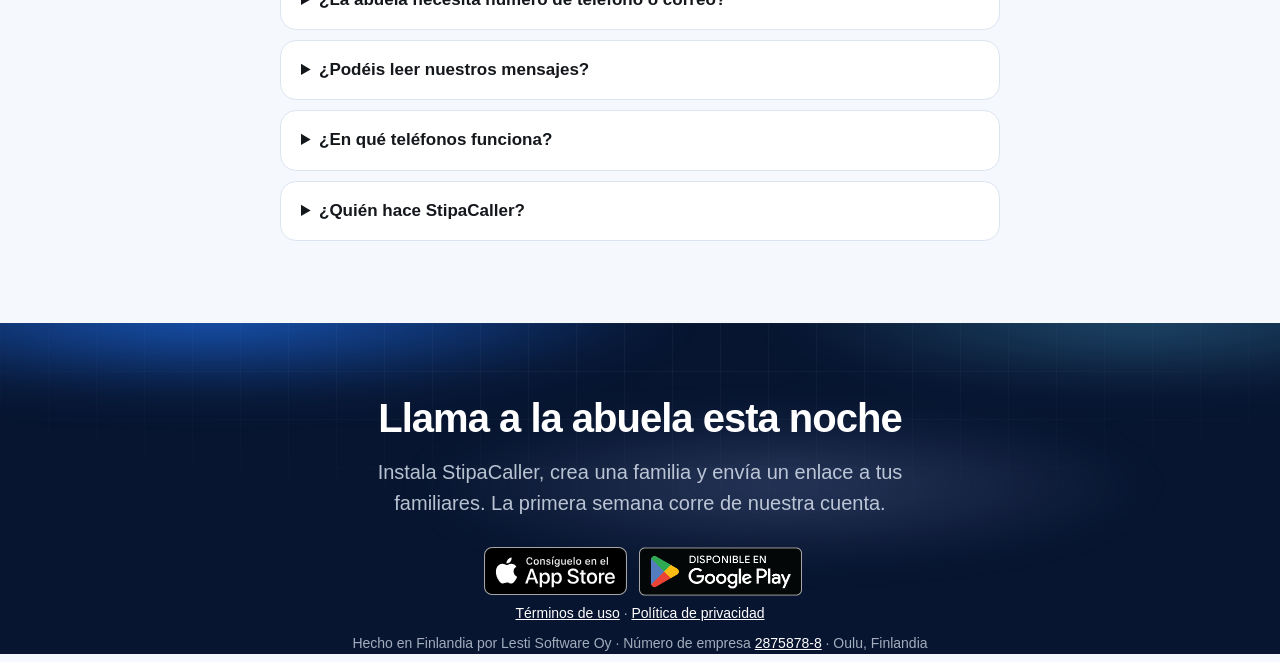
<file: es/index.html>
<!doctype html>
<html lang="es" dir="ltr">
<head>
<meta charset="utf-8">
<meta name="viewport" content="width=device-width, initial-scale=1">
<title>StipaCaller — Llamadas privadas en familia</title>
<meta name="description" content="Llamadas y mensajes sencillos y privados para tu familia. Hecho en Finlandia.">
<link rel="icon" href="../img/icon.png">
<link rel="canonical" href="https://stipacaller.fi/es/">
<meta property="og:type" content="website">
<meta property="og:site_name" content="StipaCaller">
<meta property="og:title" content="StipaCaller — Llamadas privadas en familia">
<meta property="og:description" content="Llamadas y mensajes sencillos y privados para tu familia. Hecho en Finlandia.">
<meta property="og:url" content="https://stipacaller.fi/es/">
<meta property="og:image" content="https://stipacaller.fi/og/og-es.png">
<meta property="og:image:width" content="1200">
<meta property="og:image:height" content="630">
<meta property="og:locale" content="es_ES">
<meta name="twitter:card" content="summary_large_image">
<link rel="stylesheet" href="../home.css">
<link rel="alternate" hreflang="en" href="https://stipacaller.fi/">
<link rel="alternate" hreflang="ru" href="https://stipacaller.fi/ru/">
<link rel="alternate" hreflang="de" href="https://stipacaller.fi/de/">
<link rel="alternate" hreflang="fi" href="https://stipacaller.fi/fi/">
<link rel="alternate" hreflang="uk" href="https://stipacaller.fi/uk/">
<link rel="alternate" hreflang="es" href="https://stipacaller.fi/es/">
<link rel="alternate" hreflang="he" href="https://stipacaller.fi/he/">
<link rel="alternate" hreflang="ar" href="https://stipacaller.fi/ar/">

</head>
<body>
<div class="night">
  <nav class="top wrap">
    <a class="brand" href="./"><img src="../img/icon.png" alt="" width="34" height="34">StipaCaller</a>
    <details class="langmenu"><summary>🌐 Español</summary><div><a href="../en/" hreflang="en" lang="en" data-lang="en">English</a><a href="../ru/" hreflang="ru" lang="ru" data-lang="ru">Русский</a><a href="../de/" hreflang="de" lang="de" data-lang="de">Deutsch</a><a href="../fi/" hreflang="fi" lang="fi" data-lang="fi">Suomi</a><a href="../uk/" hreflang="uk" lang="uk" data-lang="uk">Українська</a><a href="../es/" hreflang="es" lang="es" aria-current=page data-lang="es">Español</a><a href="../he/" hreflang="he" lang="he" data-lang="he">עברית</a><a href="../ar/" hreflang="ar" lang="ar" data-lang="ar">العربية</a></div></details>
  </nav>
  <header class="hero wrap">
    <div class="copy">
      <p class="tag glass"><i></i>Hecho en Finlandia · Cifrado de extremo a extremo</p>
      <h1>Cerca de <span class="grad">tu familia</span>, estés donde estés.</h1>
      <p class="lead">Llamadas, vídeo y mensajes para toda la familia, de los nietos a los abuelos. Tan sencillo que hasta la abuela lo usa, y tan privado que ni nosotros podemos leer una palabra. Todo por el precio de un café al mes.</p>
      <div class="stores"><a class="badge" href="https://apps.apple.com/app/id6763939059"><img class="appstore" src="../badges/appstore-es.svg" alt="Descárgalo en el App Store"></a><a class="badge" href="https://play.google.com/store/apps/details?id=com.stipacaller&amp;hl=es"><img class="play" src="../badges/play-es.png" alt="Disponible en Google Play"></a></div>
      <p class="how"><a href="#demo">Mira cómo funciona ↓</a></p>
    </div>
    <div class="visual nophoto"><img class="phone" src="../img/02-chat-mama-es.jpg" alt="" width="390" height="847"></div>
  </header>
  <div class="stats wrap"><div class="stat"><b>1 toque</b><span>para contestar o devolver la llamada</span></div><div class="stat"><b>E2E</b><span>mensajes, fotos y llamadas cifrados</span></div><div class="stat"><b>0 anuncios</b><span>sin rastreo ni analítica</span></div><div class="stat"><b>4,99 €</b><span>al mes para toda la familia: lo que cuesta un café</span></div></div>
</div>
<main>
  <section id="demo" class="demo wrap">
    <div class="demo-copy">
      <h2>Cómo funciona</h2>
      <ol class="steps"><li data-step="0"><button type="button"><b>Instala y crea una familia</b><span>Descarga StipaCaller y toca «Crear una familia». Los primeros 7 días son gratis.</span></button></li><li data-step="1"><button type="button"><b>Invita a la abuela</b><span>Escribe su nombre en «¿Con quién quieres hablar?» y toca «Enviar invitación».</span></button></li><li data-step="2"><button type="button"><b>Envíale el enlace</b><span>Por SMS, WhatsApp, Telegram o correo: lo que ella ya use.</span></button></li><li data-step="3"><button type="button"><b>Ella toca el enlace</b><span>Se abre una página con un botón para instalar StipaCaller desde el App Store o Google Play.</span></button></li><li data-step="4"><button type="button"><b>Abre la aplicación y se une</b><span>Un toque en «Unirse» y luego su nombre. Sin número de teléfono ni contraseña.</span></button></li><li data-step="5"><button type="button"><b>Y ya estáis hablando</b><span>Llamadas, vídeo, fotos y mensajes de voz, cifrados de extremo a extremo.</span></button></li></ol>
    </div>
    <div class="device" aria-hidden="true">
      <div class="screen">
        <img class="slide" data-step="0" src="../how/es/1a-welcome.jpg" alt=""><img class="slide" data-step="0" src="../how/es/1b-confirm.jpg" alt=""><img class="slide" data-step="0" src="../how/es/1c-about.jpg" alt=""><img class="slide" data-step="1" src="../how/es/2a-composer.jpg" alt=""><div class="slide share" data-step="2"><img src="../how/es/2b-sharebg.jpg" alt=""><div class="sheet"><div class="sheethead"><img src="../img/icon.png" alt=""><div><b>Pedro te invitó a StipaCaller</b><small>stipacaller.lestisoftware.fi</small></div></div><div class="apps"><span class="app msgs"><i class="ringed"><svg viewBox="0 0 24 24" width="30" height="30" fill="#fff"><path d="M12 3C6.5 3 2 6.6 2 11c0 2.4 1.3 4.5 3.4 6-.2 1.3-.9 2.6-2 3.6 2.2-.1 4-.9 5.2-1.9 1.1.3 2.2.4 3.4.4 5.5 0 10-3.6 10-8s-4.5-8-10-8z"/></svg></i><small>Mensajes</small></span><span class="app mail"><i class=""><svg viewBox="0 0 24 24" width="30" height="30" fill="none" stroke="#fff" stroke-width="1.8"><rect x="3" y="6" width="18" height="12" rx="2"/><path d="M3.5 7l8.5 6 8.5-6"/></svg></i><small>Mail</small></span><span class="app notes"><i class=""><svg viewBox="0 0 24 24" width="30" height="30" fill="none" stroke="#c9a100" stroke-width="1.6"><path d="M6 8h12M6 12h12M6 16h8"/></svg></i><small>Notas</small></span><span class="app more"><i class="">•••</i><small>Más</small></span></div><div class="act">Copiar<span>⧉</span></div></div></div><div class="slide sms" data-step="2"><div class="sbar" style="color:#111"><span dir="ltr">09:41</span><i></i><svg viewBox="0 0 64 14" width="64" height="14" fill="#111" aria-hidden="true"><rect x="0" y="9" width="3" height="5" rx="1"/><rect x="5" y="6" width="3" height="8" rx="1"/><rect x="10" y="3" width="3" height="11" rx="1"/><rect x="15" y="0" width="3" height="14" rx="1"/><path d="M30 12.5l2-2.3a3 3 0 0 0-4 0zM25.6 7.6l1.4 1.5a4.6 4.6 0 0 1 6 0l1.4-1.5a6.6 6.6 0 0 0-8.8 0zM23.2 5l1.4 1.5a8 8 0 0 1 10.8 0L36.8 5a10 10 0 0 0-13.6 0z"/><rect x="42" y="2" width="19" height="10" rx="3" fill="none" stroke="#111" stroke-opacity=".5"/><rect x="44" y="4" width="15" height="6" rx="1.5" fill="#34c759"/><rect x="62" y="5" width="1.5" height="4" rx=".7" fill-opacity=".5"/></svg></div><div class="smshead"><span class="av">A</span><b>Abuela</b><small dir="ltr">+34 612 345 678</small></div><div class="smsbody out"><small class="kind">SMS · 09:41</small><div class="bubble"><p>Pedro te invitó a StipaCaller: https://stipacaller.lestisoftware.fi/i/K7PMQ2XD</p><p>Toca el enlace para unirte. Si después de instalarla la app no muestra la invitación, vuelve a tocar el enlace.</p></div><small class="dlv">Entregado</small></div><div class="smsbar"><span class="plus">+</span><span class="field">SMS<i>🎙</i></span></div><span class="home"></span></div><div class="slide sms" data-step="2"><div class="sbar" style="color:#111"><span dir="ltr">09:41</span><i></i><svg viewBox="0 0 64 14" width="64" height="14" fill="#111" aria-hidden="true"><rect x="0" y="9" width="3" height="5" rx="1"/><rect x="5" y="6" width="3" height="8" rx="1"/><rect x="10" y="3" width="3" height="11" rx="1"/><rect x="15" y="0" width="3" height="14" rx="1"/><path d="M30 12.5l2-2.3a3 3 0 0 0-4 0zM25.6 7.6l1.4 1.5a4.6 4.6 0 0 1 6 0l1.4-1.5a6.6 6.6 0 0 0-8.8 0zM23.2 5l1.4 1.5a8 8 0 0 1 10.8 0L36.8 5a10 10 0 0 0-13.6 0z"/><rect x="42" y="2" width="19" height="10" rx="3" fill="none" stroke="#111" stroke-opacity=".5"/><rect x="44" y="4" width="15" height="6" rx="1.5" fill="#34c759"/><rect x="62" y="5" width="1.5" height="4" rx=".7" fill-opacity=".5"/></svg></div><div class="smshead"><span class="av">P</span><b>Pedro</b></div><div class="smsbody in"><small class="kind">SMS · 09:41</small><div class="bubble"><p>Pedro te invitó a StipaCaller: <span class="lnk">https://stipacaller.lestisoftware.fi/i/K7PMQ2XD</span></p><p>Toca el enlace para unirte. Si después de instalarla la app no muestra la invitación, vuelve a tocar el enlace.</p></div></div><div class="smsbar"><span class="plus">+</span><span class="field">SMS<i>🎙</i></span></div><span class="home"></span></div><img class="slide" data-step="3" src="../how/es/4a-link.jpg" alt=""><div class="slide store" data-step="3"><div class="sbar" style="color:#111"><span dir="ltr">09:41</span><i></i><svg viewBox="0 0 64 14" width="64" height="14" fill="#111" aria-hidden="true"><rect x="0" y="9" width="3" height="5" rx="1"/><rect x="5" y="6" width="3" height="8" rx="1"/><rect x="10" y="3" width="3" height="11" rx="1"/><rect x="15" y="0" width="3" height="14" rx="1"/><path d="M30 12.5l2-2.3a3 3 0 0 0-4 0zM25.6 7.6l1.4 1.5a4.6 4.6 0 0 1 6 0l1.4-1.5a6.6 6.6 0 0 0-8.8 0zM23.2 5l1.4 1.5a8 8 0 0 1 10.8 0L36.8 5a10 10 0 0 0-13.6 0z"/><rect x="42" y="2" width="19" height="10" rx="3" fill="none" stroke="#111" stroke-opacity=".5"/><rect x="44" y="4" width="15" height="6" rx="1.5" fill="#34c759"/><rect x="62" y="5" width="1.5" height="4" rx=".7" fill-opacity=".5"/></svg></div><div class="storehead"><img src="../img/icon.png" alt=""><div><b>StipaCaller</b><small>Llamadas privadas en familia</small><div class="getrow"><span class="get">Obtener</span><small>Compras dentro de la app</small></div></div></div><div class="storeshots"><img src="../img/01-contacts-es.jpg" alt=""><img src="../img/02-chat-mama-es.jpg" alt=""></div><span class="home"></span></div><img class="slide" data-step="4" src="../how/es/5b-invited.jpg" alt=""><img class="slide" data-step="4" src="../how/es/5c-about.jpg" alt=""><img class="slide" data-step="5" src="../how/es/6a-contacts.jpg" alt=""><div class="slide call" data-step="5"><div class="sbar" style="color:#fff"><span dir="ltr">09:41</span><i></i><svg viewBox="0 0 64 14" width="64" height="14" fill="#fff" aria-hidden="true"><rect x="0" y="9" width="3" height="5" rx="1"/><rect x="5" y="6" width="3" height="8" rx="1"/><rect x="10" y="3" width="3" height="11" rx="1"/><rect x="15" y="0" width="3" height="14" rx="1"/><path d="M30 12.5l2-2.3a3 3 0 0 0-4 0zM25.6 7.6l1.4 1.5a4.6 4.6 0 0 1 6 0l1.4-1.5a6.6 6.6 0 0 0-8.8 0zM23.2 5l1.4 1.5a8 8 0 0 1 10.8 0L36.8 5a10 10 0 0 0-13.6 0z"/><rect x="42" y="2" width="19" height="10" rx="3" fill="none" stroke="#fff" stroke-opacity=".5"/><rect x="44" y="4" width="15" height="6" rx="1.5" fill="#34c759"/><rect x="62" y="5" width="1.5" height="4" rx=".7" fill-opacity=".5"/></svg></div><span class="av big">👵</span><b>Abuela</b>
          <small class="connected">🔒 Conectado · cifrado</small>
          <div class="btns"><span class="no">✕<em>Colgar</em></span></div></div>
      </div>
    </div>
  </section>
  <section id="features" class="wrap">
    <h2>Todo lo que una familia necesita, nada que sobre</h2>
    <p class="sub">Sin números de teléfono ni ajustes que aprender.</p>
    <div class="feats"><article class="feat"><div class="emoji" aria-hidden="true">📞</div><h3>Llamadas que llegan</h3><p>Llamadas de voz y videollamadas, aviso de llamada perdida y devolución en un toque. Si el otro teléfono está en silencio o no se puede localizar, lo verás y podrás dejar un mensaje.</p></article><article class="feat"><div class="emoji" aria-hidden="true">👵</div><h3>Sencillo para los abuelos</h3><p>Contestar una llamada, ver una foto, enviar un mensaje de voz. Tus familiares se unen tocando el enlace que les envías: sin número de teléfono, correo ni contraseña.</p></article><article class="feat"><div class="emoji" aria-hidden="true">🔒</div><h3>Privado desde el diseño</h3><p>Los mensajes, las fotos y las llamadas están cifrados de extremo a extremo: solo tú y la persona con la que hablas podéis leerlos y oírlos. Las notificaciones nunca muestran el texto.</p></article><article class="feat"><div class="emoji" aria-hidden="true">🇫🇮</div><h3>Hecho en Finlandia, UE</h3><p>Desarrollado y gestionado por Lesti Software Oy en Oulu. Tus datos se guardan en Finlandia y los protege la legislación europea de privacidad.</p></article><article class="feat"><div class="emoji" aria-hidden="true">☕</div><h3>Menos que un café</h3><p>4,99 € al mes y toda la familia conectada: tú y hasta 5 familiares, con chat de grupo familiar. Los primeros 7 días son gratis, y las personas que invitas nunca pagan.</p></article><article class="feat"><div class="emoji" aria-hidden="true">🚫</div><h3>Sin anuncios ni rastreo</h3><p>Sin publicidad, sin analítica y sin subir tu agenda. Pagas por la aplicación, así que no eres el producto.</p></article></div>
  </section>
  <div class="shots"><img src="../img/01-contacts-es.jpg" alt="" width="390" height="847" loading="lazy"><img src="../img/02-chat-mama-es.jpg" alt="" width="390" height="847" loading="lazy"><img src="../img/03-chat-pekka-photo-es.jpg" alt="" width="390" height="847" loading="lazy"></div>
  <section class="wrap faq">
    <h2>Preguntas</h2>
    <details><summary>¿Cuánto cuesta?</summary><p>Los primeros 7 días son gratis desde que se une tu primer familiar. Después, una sola suscripción de 4,99 € al mes te cubre a ti y hasta a 5 familiares. Los familiares que invitas no pagan.</p></details><details><summary>¿La abuela necesita número de teléfono o correo?</summary><p>No. Le envías un enlace de invitación; instala la aplicación, toca el enlace y ya está dentro. Cada persona elige un nombre de usuario y nunca se pide un número de teléfono.</p></details><details><summary>¿Podéis leer nuestros mensajes?</summary><p>No. Los mensajes, las fotos y las llamadas se cifran de extremo a extremo en vuestros teléfonos. Nuestros servidores en Finlandia solo transmiten datos que ellos mismos no pueden abrir.</p></details><details><summary>¿En qué teléfonos funciona?</summary><p>En iPhone y Android, en español, inglés, ruso, ucraniano, alemán, finés, hebreo y árabe.</p></details><details><summary>¿Quién hace StipaCaller?</summary><p>Lesti Software Oy, una pequeña empresa de software de Oulu, Finlandia. Escríbenos cuando quieras: <a href="mailto:lev@lestisoftware.fi" dir="ltr">lev@lestisoftware.fi</a>.</p></details>
  </section>
</main>
<section class="night cta">
  <div class="wrap">
    <h2>Llama a la abuela esta noche</h2>
    <p class="lead">Instala StipaCaller, crea una familia y envía un enlace a tus familiares. La primera semana corre de nuestra cuenta.</p>
    <div class="stores"><a class="badge" href="https://apps.apple.com/app/id6763939059"><img class="appstore" src="../badges/appstore-es.svg" alt="Descárgalo en el App Store"></a><a class="badge" href="https://play.google.com/store/apps/details?id=com.stipacaller&amp;hl=es"><img class="play" src="../badges/play-es.png" alt="Disponible en Google Play"></a></div>
  </div>
  <footer class="wrap">
    <p><a href="/eula.html">Términos de uso</a> · <a href="/privacy.html">Política de privacidad</a></p>
    <p class="muted">Hecho en Finlandia por Lesti Software Oy · Número de empresa <a href="https://tietopalvelu.ytj.fi/yritys/2875878-8" dir="ltr">2875878-8</a> · Oulu, Finlandia</p>
  </footer>
</section>
<script>
document.querySelectorAll('[data-lang]').forEach(function(a){a.addEventListener('click',function(){try{localStorage.setItem('lang',a.dataset.lang)}catch(e){}})});
</script>
<script>
(function(){var root=document.getElementById('demo');if(!root)return;
var frames=[].slice.call(root.querySelectorAll('.slide')),steps=[].slice.call(root.querySelectorAll('.steps li')),cur=0,timer=null;
function show(i){cur=i;var st=+frames[i].dataset.step;frames.forEach(function(f,k){f.classList.toggle('on',k===i)});steps.forEach(function(s){s.classList.toggle('on',+s.dataset.step===st)})}
function play(){clearTimeout(timer);timer=setTimeout(function(){show((cur+1)%frames.length);play()},cur===0?2000:3000)}
steps.forEach(function(s){s.querySelector('button').addEventListener('click',function(){for(var k=0;k<frames.length;k++){if(+frames[k].dataset.step===+s.dataset.step){show(k);break}}play()})});
show(0);
if(window.matchMedia&&matchMedia('(prefers-reduced-motion: reduce)').matches)return;
if(!('IntersectionObserver' in window)){play();return}
var io=new IntersectionObserver(function(es){if(es[0].isIntersecting){io.disconnect();play()}},{threshold:.25});io.observe(root)})();
</script>
<script>
(function(){try{var q=new URLSearchParams(location.search),src=q.get('utm_source');if(!src)return;
var camp=q.get('utm_campaign')||'',cont=q.get('utm_content')||'',med=q.get('utm_medium')||'';
var slug=function(x){return x.toLowerCase().normalize('NFKD').replace(/[^a-z0-9]+/g,'-').replace(/^-|-$/g,'')};
var ref=['utm_source='+src,'utm_medium='+med,'utm_campaign='+camp,'utm_content='+cont].join('&');
var ct=slug(camp+'-'+cont.split(/\s/)[0]).slice(0,30),pt='128825707';
document.querySelectorAll('a.badge').forEach(function(a){var h=a.getAttribute('href');
if(h.indexOf('play.google.com')>=0)a.href=h+'&referrer='+encodeURIComponent(ref);
else if(pt&&h.indexOf('apps.apple.com')>=0)a.href=h.replace('/app/id','/app/apple-store/id')+(h.indexOf('?')>=0?'&':'?')+'pt='+pt+'&ct='+encodeURIComponent(ct)+'&mt=8';});
}catch(e){}})();
</script>
</body>
</html>
</file>
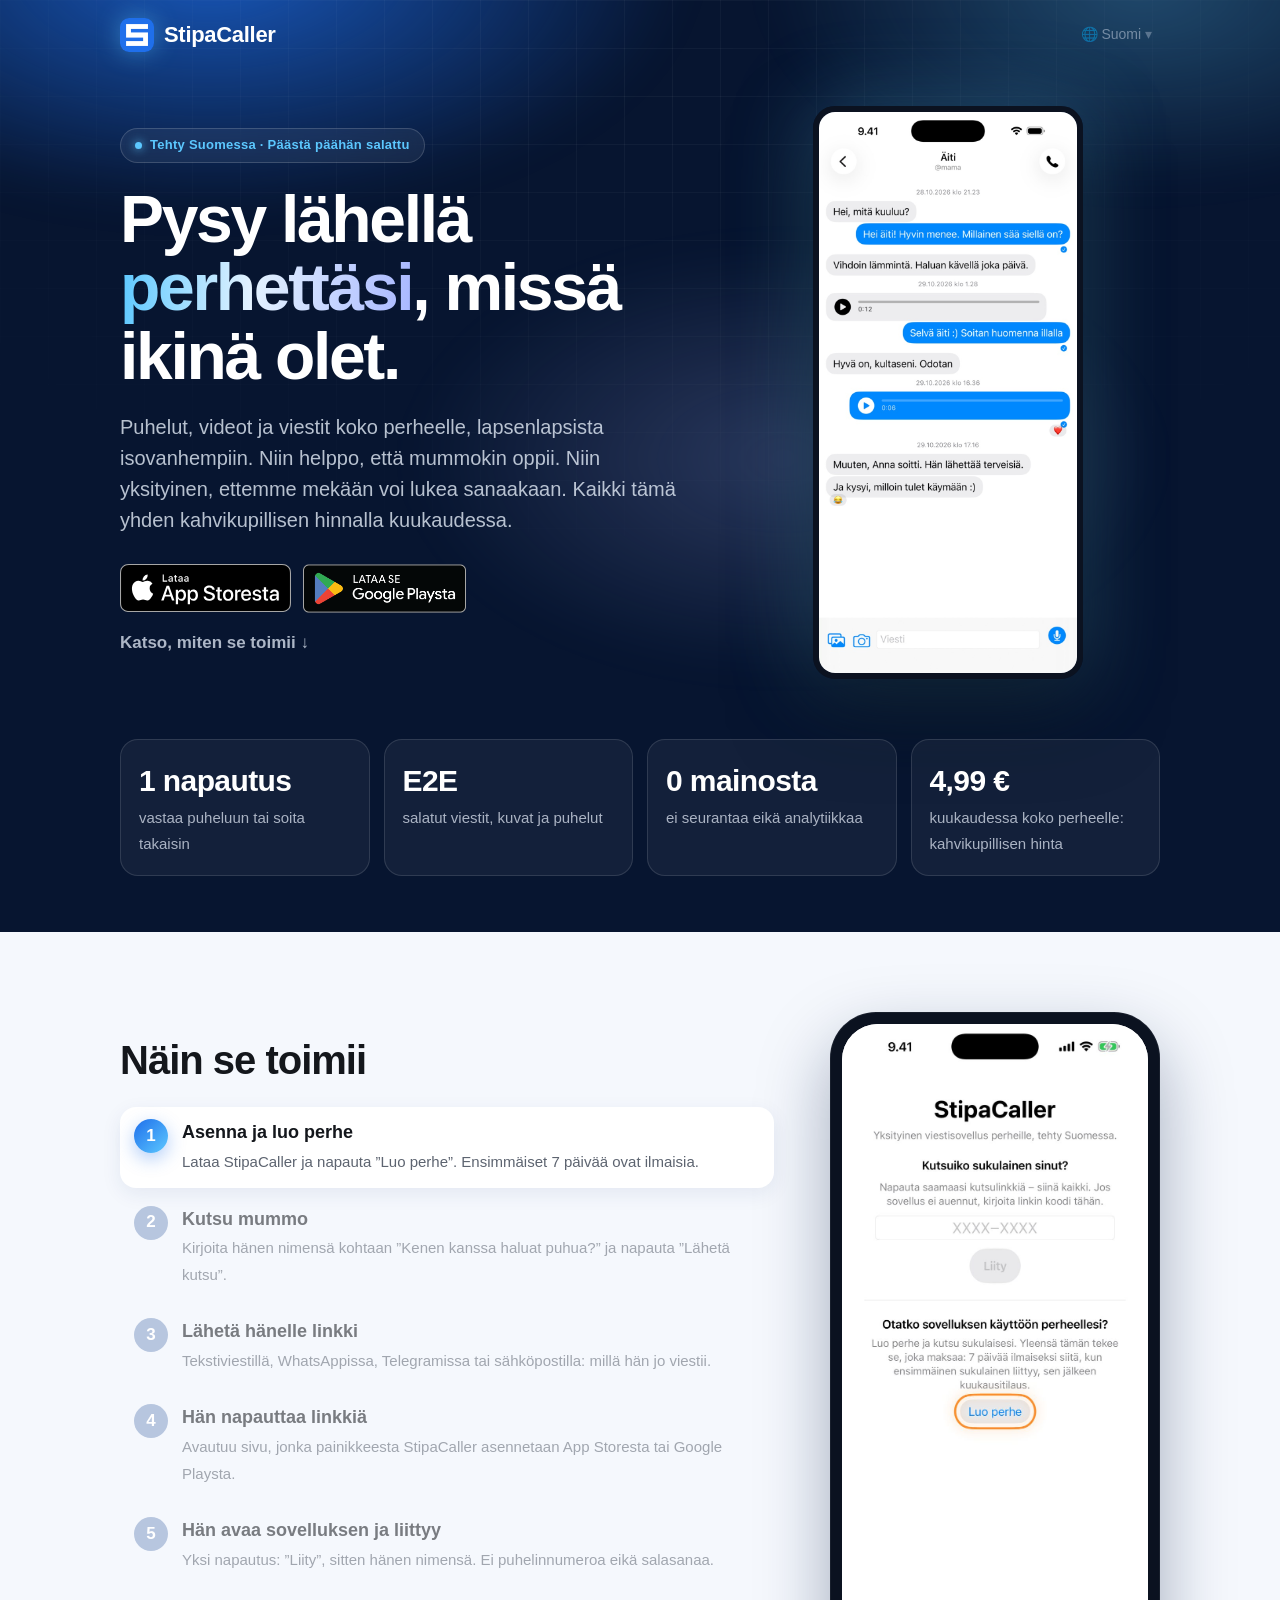
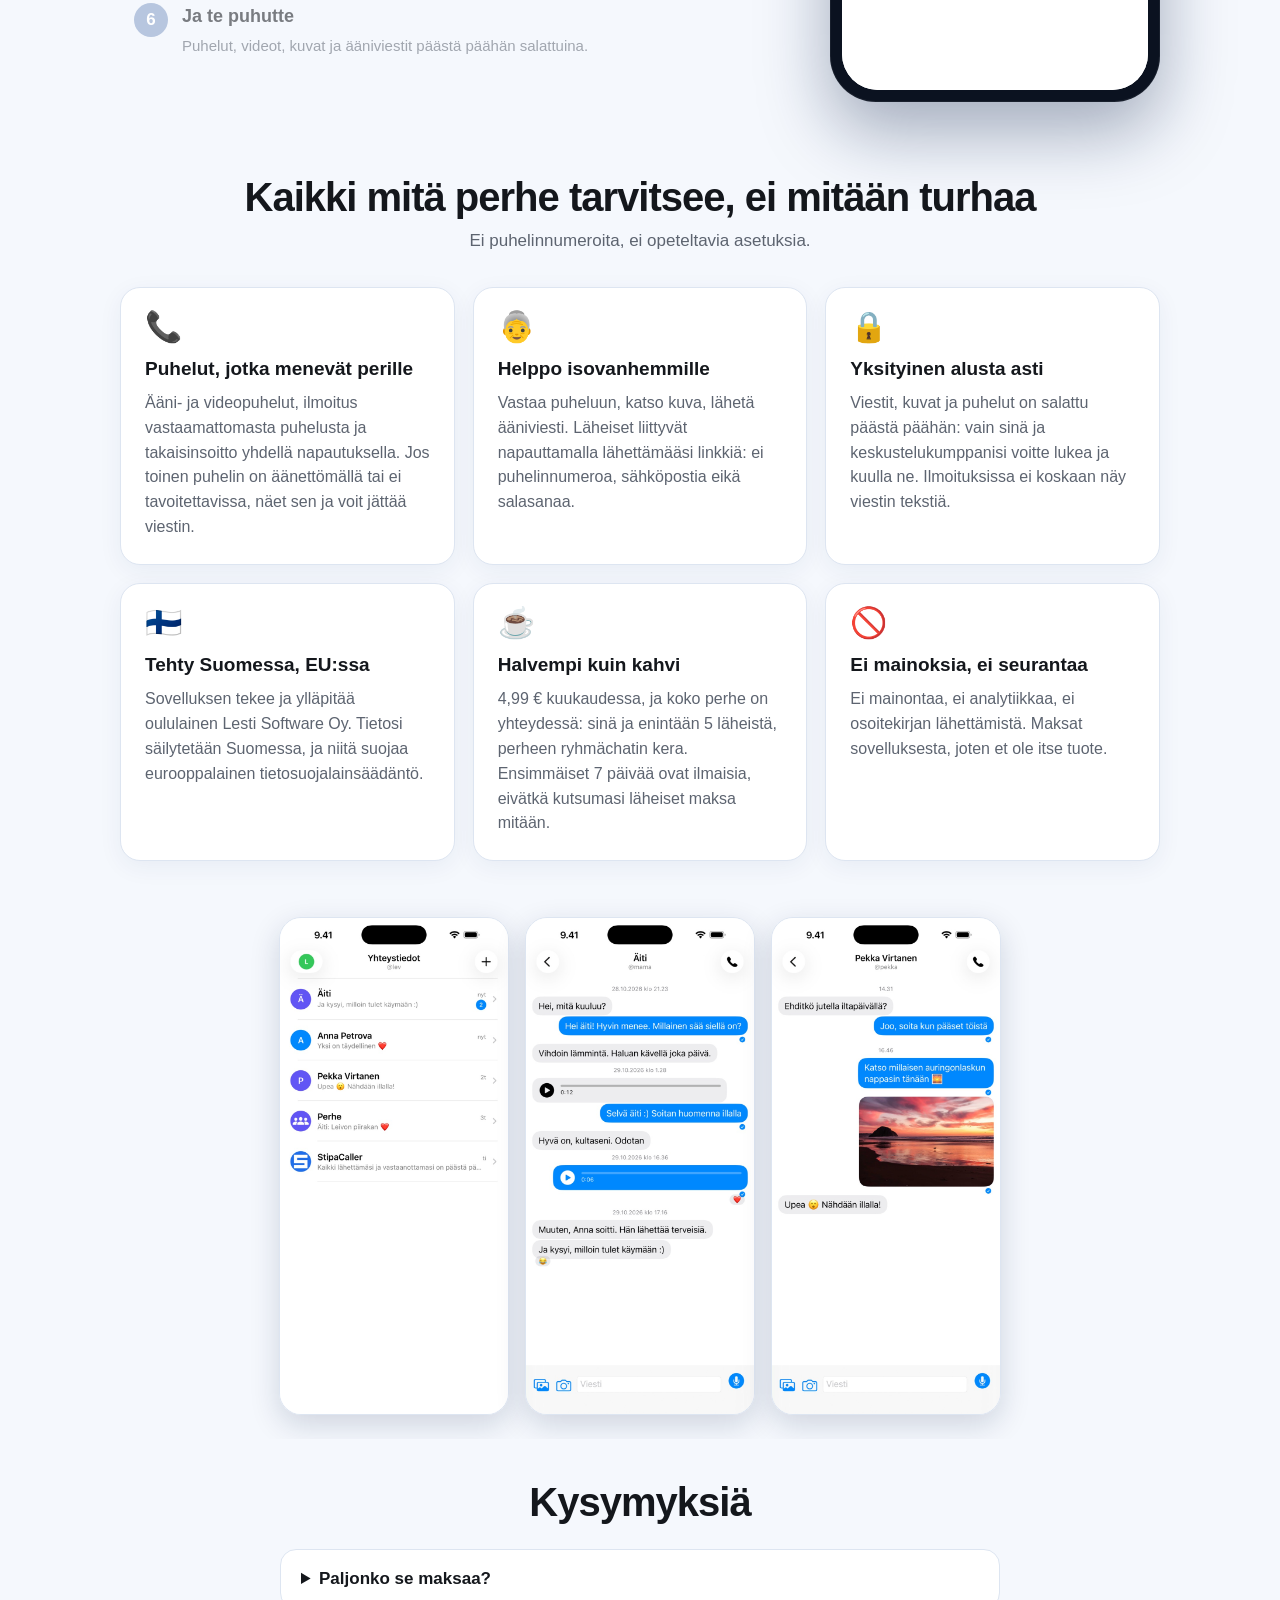
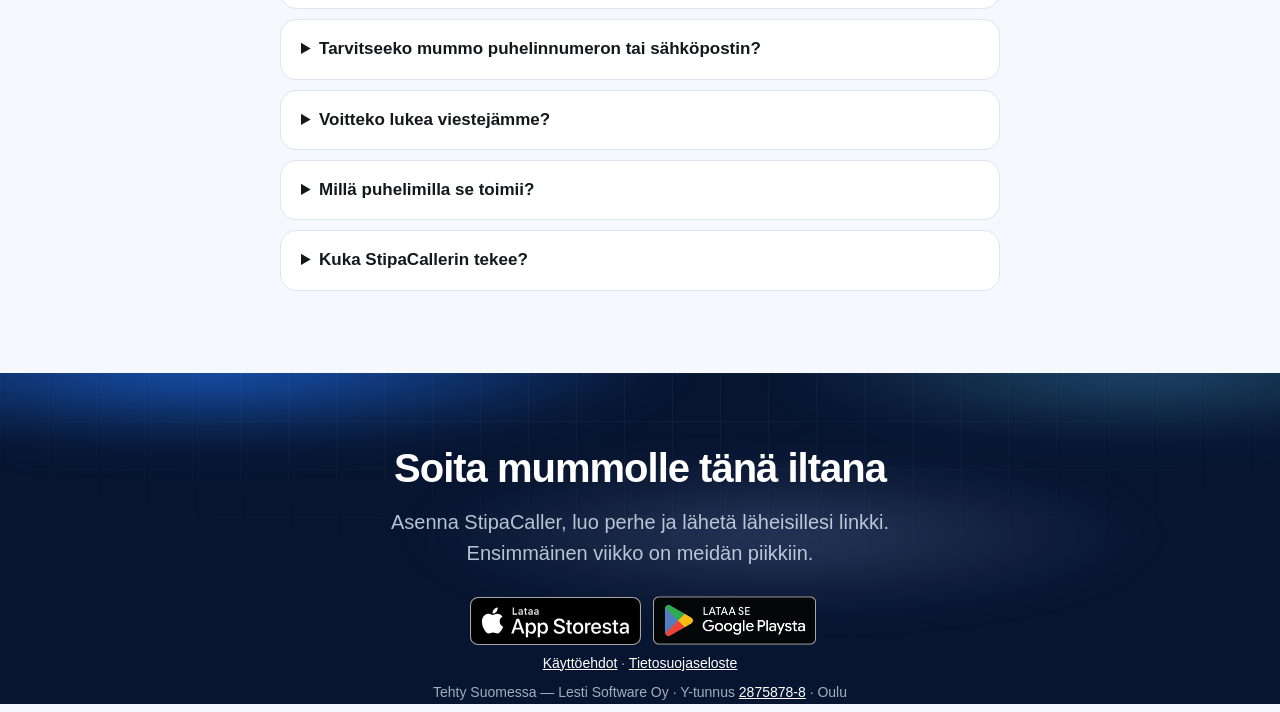
<file: fi/index.html>
<!doctype html>
<html lang="fi" dir="ltr">
<head>
<meta charset="utf-8">
<meta name="viewport" content="width=device-width, initial-scale=1">
<title>StipaCaller — Yksityiset puhelut perheelle</title>
<meta name="description" content="Yksinkertaiset, yksityiset puhelut ja viestit perheellesi. Tehty Suomessa.">
<link rel="icon" href="../img/icon.png">
<link rel="canonical" href="https://stipacaller.fi/fi/">
<meta property="og:type" content="website">
<meta property="og:site_name" content="StipaCaller">
<meta property="og:title" content="StipaCaller — Yksityiset puhelut perheelle">
<meta property="og:description" content="Yksinkertaiset, yksityiset puhelut ja viestit perheellesi. Tehty Suomessa.">
<meta property="og:url" content="https://stipacaller.fi/fi/">
<meta property="og:image" content="https://stipacaller.fi/og/og-fi.png">
<meta property="og:image:width" content="1200">
<meta property="og:image:height" content="630">
<meta property="og:locale" content="fi_FI">
<meta name="twitter:card" content="summary_large_image">
<link rel="stylesheet" href="../home.css">
<link rel="alternate" hreflang="en" href="https://stipacaller.fi/">
<link rel="alternate" hreflang="ru" href="https://stipacaller.fi/ru/">
<link rel="alternate" hreflang="de" href="https://stipacaller.fi/de/">
<link rel="alternate" hreflang="fi" href="https://stipacaller.fi/fi/">
<link rel="alternate" hreflang="uk" href="https://stipacaller.fi/uk/">
<link rel="alternate" hreflang="es" href="https://stipacaller.fi/es/">
<link rel="alternate" hreflang="he" href="https://stipacaller.fi/he/">
<link rel="alternate" hreflang="ar" href="https://stipacaller.fi/ar/">

</head>
<body>
<div class="night">
  <nav class="top wrap">
    <a class="brand" href="./"><img src="../img/icon.png" alt="" width="34" height="34">StipaCaller</a>
    <details class="langmenu"><summary>🌐 Suomi</summary><div><a href="../en/" hreflang="en" lang="en" data-lang="en">English</a><a href="../ru/" hreflang="ru" lang="ru" data-lang="ru">Русский</a><a href="../de/" hreflang="de" lang="de" data-lang="de">Deutsch</a><a href="../fi/" hreflang="fi" lang="fi" aria-current=page data-lang="fi">Suomi</a><a href="../uk/" hreflang="uk" lang="uk" data-lang="uk">Українська</a><a href="../es/" hreflang="es" lang="es" data-lang="es">Español</a><a href="../he/" hreflang="he" lang="he" data-lang="he">עברית</a><a href="../ar/" hreflang="ar" lang="ar" data-lang="ar">العربية</a></div></details>
  </nav>
  <header class="hero wrap">
    <div class="copy">
      <p class="tag glass"><i></i>Tehty Suomessa · Päästä päähän salattu</p>
      <h1>Pysy lähellä <span class="grad">perhettäsi</span>, missä ikinä olet.</h1>
      <p class="lead">Puhelut, videot ja viestit koko perheelle, lapsenlapsista isovanhempiin. Niin helppo, että mummokin oppii. Niin yksityinen, ettemme mekään voi lukea sanaakaan. Kaikki tämä yhden kahvikupillisen hinnalla kuukaudessa.</p>
      <div class="stores"><a class="badge" href="https://apps.apple.com/app/id6763939059"><img class="appstore" src="../badges/appstore-fi.svg" alt="Lataa App Storesta"></a><a class="badge" href="https://play.google.com/store/apps/details?id=com.stipacaller&amp;hl=fi"><img class="play" src="../badges/play-fi.png" alt="Hanki Google Playsta"></a></div>
      <p class="how"><a href="#demo">Katso, miten se toimii ↓</a></p>
    </div>
    <div class="visual nophoto"><img class="phone" src="../img/02-chat-mama-fi.jpg" alt="" width="390" height="847"></div>
  </header>
  <div class="stats wrap"><div class="stat"><b>1 napautus</b><span>vastaa puheluun tai soita takaisin</span></div><div class="stat"><b>E2E</b><span>salatut viestit, kuvat ja puhelut</span></div><div class="stat"><b>0 mainosta</b><span>ei seurantaa eikä analytiikkaa</span></div><div class="stat"><b>4,99 €</b><span>kuukaudessa koko perheelle: kahvikupillisen hinta</span></div></div>
</div>
<main>
  <section id="demo" class="demo wrap">
    <div class="demo-copy">
      <h2>Näin se toimii</h2>
      <ol class="steps"><li data-step="0"><button type="button"><b>Asenna ja luo perhe</b><span>Lataa StipaCaller ja napauta ”Luo perhe”. Ensimmäiset 7 päivää ovat ilmaisia.</span></button></li><li data-step="1"><button type="button"><b>Kutsu mummo</b><span>Kirjoita hänen nimensä kohtaan ”Kenen kanssa haluat puhua?” ja napauta ”Lähetä kutsu”.</span></button></li><li data-step="2"><button type="button"><b>Lähetä hänelle linkki</b><span>Tekstiviestillä, WhatsAppissa, Telegramissa tai sähköpostilla: millä hän jo viestii.</span></button></li><li data-step="3"><button type="button"><b>Hän napauttaa linkkiä</b><span>Avautuu sivu, jonka painikkeesta StipaCaller asennetaan App Storesta tai Google Playsta.</span></button></li><li data-step="4"><button type="button"><b>Hän avaa sovelluksen ja liittyy</b><span>Yksi napautus: ”Liity”, sitten hänen nimensä. Ei puhelinnumeroa eikä salasanaa.</span></button></li><li data-step="5"><button type="button"><b>Ja te puhutte</b><span>Puhelut, videot, kuvat ja ääniviestit päästä päähän salattuina.</span></button></li></ol>
    </div>
    <div class="device" aria-hidden="true">
      <div class="screen">
        <img class="slide" data-step="0" src="../how/fi/1a-welcome.jpg" alt=""><img class="slide" data-step="0" src="../how/fi/1b-confirm.jpg" alt=""><img class="slide" data-step="0" src="../how/fi/1c-about.jpg" alt=""><img class="slide" data-step="1" src="../how/fi/2a-composer.jpg" alt=""><div class="slide share" data-step="2"><img src="../how/fi/2b-sharebg.jpg" alt=""><div class="sheet"><div class="sheethead"><img src="../img/icon.png" alt=""><div><b>Mikko kutsui sinut StipaCalleriin</b><small>stipacaller.lestisoftware.fi</small></div></div><div class="apps"><span class="app msgs"><i class="ringed"><svg viewBox="0 0 24 24" width="30" height="30" fill="#fff"><path d="M12 3C6.5 3 2 6.6 2 11c0 2.4 1.3 4.5 3.4 6-.2 1.3-.9 2.6-2 3.6 2.2-.1 4-.9 5.2-1.9 1.1.3 2.2.4 3.4.4 5.5 0 10-3.6 10-8s-4.5-8-10-8z"/></svg></i><small>Viestit</small></span><span class="app mail"><i class=""><svg viewBox="0 0 24 24" width="30" height="30" fill="none" stroke="#fff" stroke-width="1.8"><rect x="3" y="6" width="18" height="12" rx="2"/><path d="M3.5 7l8.5 6 8.5-6"/></svg></i><small>Mail</small></span><span class="app notes"><i class=""><svg viewBox="0 0 24 24" width="30" height="30" fill="none" stroke="#c9a100" stroke-width="1.6"><path d="M6 8h12M6 12h12M6 16h8"/></svg></i><small>Muistiinpanot</small></span><span class="app more"><i class="">•••</i><small>Lisää</small></span></div><div class="act">Kopioi<span>⧉</span></div></div></div><div class="slide sms" data-step="2"><div class="sbar" style="color:#111"><span dir="ltr">9.41</span><i></i><svg viewBox="0 0 64 14" width="64" height="14" fill="#111" aria-hidden="true"><rect x="0" y="9" width="3" height="5" rx="1"/><rect x="5" y="6" width="3" height="8" rx="1"/><rect x="10" y="3" width="3" height="11" rx="1"/><rect x="15" y="0" width="3" height="14" rx="1"/><path d="M30 12.5l2-2.3a3 3 0 0 0-4 0zM25.6 7.6l1.4 1.5a4.6 4.6 0 0 1 6 0l1.4-1.5a6.6 6.6 0 0 0-8.8 0zM23.2 5l1.4 1.5a8 8 0 0 1 10.8 0L36.8 5a10 10 0 0 0-13.6 0z"/><rect x="42" y="2" width="19" height="10" rx="3" fill="none" stroke="#111" stroke-opacity=".5"/><rect x="44" y="4" width="15" height="6" rx="1.5" fill="#34c759"/><rect x="62" y="5" width="1.5" height="4" rx=".7" fill-opacity=".5"/></svg></div><div class="smshead"><span class="av">M</span><b>Mummo</b><small dir="ltr">+358 40 123 4567</small></div><div class="smsbody out"><small class="kind">SMS · 9.41</small><div class="bubble"><p>Mikko kutsui sinut StipaCalleriin: https://stipacaller.lestisoftware.fi/i/K7PMQ2XD</p><p>Liity napauttamalla linkkiä. Jos sovellus ei asennuksen jälkeen näytä kutsua, napauta linkkiä uudelleen.</p></div><small class="dlv">Toimitettu</small></div><div class="smsbar"><span class="plus">+</span><span class="field">SMS<i>🎙</i></span></div><span class="home"></span></div><div class="slide sms" data-step="2"><div class="sbar" style="color:#111"><span dir="ltr">9.41</span><i></i><svg viewBox="0 0 64 14" width="64" height="14" fill="#111" aria-hidden="true"><rect x="0" y="9" width="3" height="5" rx="1"/><rect x="5" y="6" width="3" height="8" rx="1"/><rect x="10" y="3" width="3" height="11" rx="1"/><rect x="15" y="0" width="3" height="14" rx="1"/><path d="M30 12.5l2-2.3a3 3 0 0 0-4 0zM25.6 7.6l1.4 1.5a4.6 4.6 0 0 1 6 0l1.4-1.5a6.6 6.6 0 0 0-8.8 0zM23.2 5l1.4 1.5a8 8 0 0 1 10.8 0L36.8 5a10 10 0 0 0-13.6 0z"/><rect x="42" y="2" width="19" height="10" rx="3" fill="none" stroke="#111" stroke-opacity=".5"/><rect x="44" y="4" width="15" height="6" rx="1.5" fill="#34c759"/><rect x="62" y="5" width="1.5" height="4" rx=".7" fill-opacity=".5"/></svg></div><div class="smshead"><span class="av">M</span><b>Mikko</b></div><div class="smsbody in"><small class="kind">SMS · 9.41</small><div class="bubble"><p>Mikko kutsui sinut StipaCalleriin: <span class="lnk">https://stipacaller.lestisoftware.fi/i/K7PMQ2XD</span></p><p>Liity napauttamalla linkkiä. Jos sovellus ei asennuksen jälkeen näytä kutsua, napauta linkkiä uudelleen.</p></div></div><div class="smsbar"><span class="plus">+</span><span class="field">SMS<i>🎙</i></span></div><span class="home"></span></div><img class="slide" data-step="3" src="../how/fi/4a-link.jpg" alt=""><div class="slide store" data-step="3"><div class="sbar" style="color:#111"><span dir="ltr">9.41</span><i></i><svg viewBox="0 0 64 14" width="64" height="14" fill="#111" aria-hidden="true"><rect x="0" y="9" width="3" height="5" rx="1"/><rect x="5" y="6" width="3" height="8" rx="1"/><rect x="10" y="3" width="3" height="11" rx="1"/><rect x="15" y="0" width="3" height="14" rx="1"/><path d="M30 12.5l2-2.3a3 3 0 0 0-4 0zM25.6 7.6l1.4 1.5a4.6 4.6 0 0 1 6 0l1.4-1.5a6.6 6.6 0 0 0-8.8 0zM23.2 5l1.4 1.5a8 8 0 0 1 10.8 0L36.8 5a10 10 0 0 0-13.6 0z"/><rect x="42" y="2" width="19" height="10" rx="3" fill="none" stroke="#111" stroke-opacity=".5"/><rect x="44" y="4" width="15" height="6" rx="1.5" fill="#34c759"/><rect x="62" y="5" width="1.5" height="4" rx=".7" fill-opacity=".5"/></svg></div><div class="storehead"><img src="../img/icon.png" alt=""><div><b>StipaCaller</b><small>Yksityiset puhelut perheelle</small><div class="getrow"><span class="get">Hae</span><small>Sisäiset ostot</small></div></div></div><div class="storeshots"><img src="../img/01-contacts-fi.jpg" alt=""><img src="../img/02-chat-mama-fi.jpg" alt=""></div><span class="home"></span></div><img class="slide" data-step="4" src="../how/fi/5b-invited.jpg" alt=""><img class="slide" data-step="4" src="../how/fi/5c-about.jpg" alt=""><img class="slide" data-step="5" src="../how/fi/6a-contacts.jpg" alt=""><div class="slide call" data-step="5"><div class="sbar" style="color:#fff"><span dir="ltr">9.41</span><i></i><svg viewBox="0 0 64 14" width="64" height="14" fill="#fff" aria-hidden="true"><rect x="0" y="9" width="3" height="5" rx="1"/><rect x="5" y="6" width="3" height="8" rx="1"/><rect x="10" y="3" width="3" height="11" rx="1"/><rect x="15" y="0" width="3" height="14" rx="1"/><path d="M30 12.5l2-2.3a3 3 0 0 0-4 0zM25.6 7.6l1.4 1.5a4.6 4.6 0 0 1 6 0l1.4-1.5a6.6 6.6 0 0 0-8.8 0zM23.2 5l1.4 1.5a8 8 0 0 1 10.8 0L36.8 5a10 10 0 0 0-13.6 0z"/><rect x="42" y="2" width="19" height="10" rx="3" fill="none" stroke="#fff" stroke-opacity=".5"/><rect x="44" y="4" width="15" height="6" rx="1.5" fill="#34c759"/><rect x="62" y="5" width="1.5" height="4" rx=".7" fill-opacity=".5"/></svg></div><span class="av big">👵</span><b>Mummo</b>
          <small class="connected">🔒 Yhdistetty · salattu</small>
          <div class="btns"><span class="no">✕<em>Lopeta</em></span></div></div>
      </div>
    </div>
  </section>
  <section id="features" class="wrap">
    <h2>Kaikki mitä perhe tarvitsee, ei mitään turhaa</h2>
    <p class="sub">Ei puhelinnumeroita, ei opeteltavia asetuksia.</p>
    <div class="feats"><article class="feat"><div class="emoji" aria-hidden="true">📞</div><h3>Puhelut, jotka menevät perille</h3><p>Ääni- ja videopuhelut, ilmoitus vastaamattomasta puhelusta ja takaisinsoitto yhdellä napautuksella. Jos toinen puhelin on äänettömällä tai ei tavoitettavissa, näet sen ja voit jättää viestin.</p></article><article class="feat"><div class="emoji" aria-hidden="true">👵</div><h3>Helppo isovanhemmille</h3><p>Vastaa puheluun, katso kuva, lähetä ääniviesti. Läheiset liittyvät napauttamalla lähettämääsi linkkiä: ei puhelinnumeroa, sähköpostia eikä salasanaa.</p></article><article class="feat"><div class="emoji" aria-hidden="true">🔒</div><h3>Yksityinen alusta asti</h3><p>Viestit, kuvat ja puhelut on salattu päästä päähän: vain sinä ja keskustelukumppanisi voitte lukea ja kuulla ne. Ilmoituksissa ei koskaan näy viestin tekstiä.</p></article><article class="feat"><div class="emoji" aria-hidden="true">🇫🇮</div><h3>Tehty Suomessa, EU:ssa</h3><p>Sovelluksen tekee ja ylläpitää oululainen Lesti Software Oy. Tietosi säilytetään Suomessa, ja niitä suojaa eurooppalainen tietosuojalainsäädäntö.</p></article><article class="feat"><div class="emoji" aria-hidden="true">☕</div><h3>Halvempi kuin kahvi</h3><p>4,99 € kuukaudessa, ja koko perhe on yhteydessä: sinä ja enintään 5 läheistä, perheen ryhmächatin kera. Ensimmäiset 7 päivää ovat ilmaisia, eivätkä kutsumasi läheiset maksa mitään.</p></article><article class="feat"><div class="emoji" aria-hidden="true">🚫</div><h3>Ei mainoksia, ei seurantaa</h3><p>Ei mainontaa, ei analytiikkaa, ei osoitekirjan lähettämistä. Maksat sovelluksesta, joten et ole itse tuote.</p></article></div>
  </section>
  <div class="shots"><img src="../img/01-contacts-fi.jpg" alt="" width="390" height="847" loading="lazy"><img src="../img/02-chat-mama-fi.jpg" alt="" width="390" height="847" loading="lazy"><img src="../img/03-chat-pekka-photo-fi.jpg" alt="" width="390" height="847" loading="lazy"></div>
  <section class="wrap faq">
    <h2>Kysymyksiä</h2>
    <details><summary>Paljonko se maksaa?</summary><p>Ensimmäiset 7 päivää ovat ilmaisia siitä, kun ensimmäinen läheisesi liittyy. Sen jälkeen yksi tilaus, 4,99 € kuukaudessa, kattaa sinut ja enintään 5 perheenjäsentä. Kutsumasi läheiset eivät maksa mitään.</p></details><details><summary>Tarvitseeko mummo puhelinnumeron tai sähköpostin?</summary><p>Ei. Lähetät hänelle kutsulinkin; hän asentaa sovelluksen, napauttaa linkkiä ja on mukana. Jokainen valitsee käyttäjänimen, eikä puhelinnumeroa kysytä koskaan.</p></details><details><summary>Voitteko lukea viestejämme?</summary><p>Emme. Viestit, kuvat ja puhelut salataan päästä päähän puhelimissanne. Palvelimemme Suomessa vain välittävät tietoa, jota ne eivät itse pysty avaamaan.</p></details><details><summary>Millä puhelimilla se toimii?</summary><p>iPhonella ja Androidilla, suomeksi, englanniksi, venäjäksi, ukrainaksi, saksaksi, espanjaksi, hepreaksi ja arabiaksi.</p></details><details><summary>Kuka StipaCallerin tekee?</summary><p>Lesti Software Oy, pieni ohjelmistoyritys Oulusta. Kirjoita meille milloin vain: <a href="mailto:lev@lestisoftware.fi" dir="ltr">lev@lestisoftware.fi</a>.</p></details>
  </section>
</main>
<section class="night cta">
  <div class="wrap">
    <h2>Soita mummolle tänä iltana</h2>
    <p class="lead">Asenna StipaCaller, luo perhe ja lähetä läheisillesi linkki. Ensimmäinen viikko on meidän piikkiin.</p>
    <div class="stores"><a class="badge" href="https://apps.apple.com/app/id6763939059"><img class="appstore" src="../badges/appstore-fi.svg" alt="Lataa App Storesta"></a><a class="badge" href="https://play.google.com/store/apps/details?id=com.stipacaller&amp;hl=fi"><img class="play" src="../badges/play-fi.png" alt="Hanki Google Playsta"></a></div>
  </div>
  <footer class="wrap">
    <p><a href="/eula.html">Käyttöehdot</a> · <a href="/privacy.html">Tietosuojaseloste</a></p>
    <p class="muted">Tehty Suomessa — Lesti Software Oy · Y-tunnus <a href="https://tietopalvelu.ytj.fi/yritys/2875878-8" dir="ltr">2875878-8</a> · Oulu</p>
  </footer>
</section>
<script>
document.querySelectorAll('[data-lang]').forEach(function(a){a.addEventListener('click',function(){try{localStorage.setItem('lang',a.dataset.lang)}catch(e){}})});
</script>
<script>
(function(){var root=document.getElementById('demo');if(!root)return;
var frames=[].slice.call(root.querySelectorAll('.slide')),steps=[].slice.call(root.querySelectorAll('.steps li')),cur=0,timer=null;
function show(i){cur=i;var st=+frames[i].dataset.step;frames.forEach(function(f,k){f.classList.toggle('on',k===i)});steps.forEach(function(s){s.classList.toggle('on',+s.dataset.step===st)})}
function play(){clearTimeout(timer);timer=setTimeout(function(){show((cur+1)%frames.length);play()},cur===0?2000:3000)}
steps.forEach(function(s){s.querySelector('button').addEventListener('click',function(){for(var k=0;k<frames.length;k++){if(+frames[k].dataset.step===+s.dataset.step){show(k);break}}play()})});
show(0);
if(window.matchMedia&&matchMedia('(prefers-reduced-motion: reduce)').matches)return;
if(!('IntersectionObserver' in window)){play();return}
var io=new IntersectionObserver(function(es){if(es[0].isIntersecting){io.disconnect();play()}},{threshold:.25});io.observe(root)})();
</script>
<script>
(function(){try{var q=new URLSearchParams(location.search),src=q.get('utm_source');if(!src)return;
var camp=q.get('utm_campaign')||'',cont=q.get('utm_content')||'',med=q.get('utm_medium')||'';
var slug=function(x){return x.toLowerCase().normalize('NFKD').replace(/[^a-z0-9]+/g,'-').replace(/^-|-$/g,'')};
var ref=['utm_source='+src,'utm_medium='+med,'utm_campaign='+camp,'utm_content='+cont].join('&');
var ct=slug(camp+'-'+cont.split(/\s/)[0]).slice(0,30),pt='128825707';
document.querySelectorAll('a.badge').forEach(function(a){var h=a.getAttribute('href');
if(h.indexOf('play.google.com')>=0)a.href=h+'&referrer='+encodeURIComponent(ref);
else if(pt&&h.indexOf('apps.apple.com')>=0)a.href=h.replace('/app/id','/app/apple-store/id')+(h.indexOf('?')>=0?'&':'?')+'pt='+pt+'&ct='+encodeURIComponent(ct)+'&mt=8';});
}catch(e){}})();
</script>
</body>
</html>
</file>
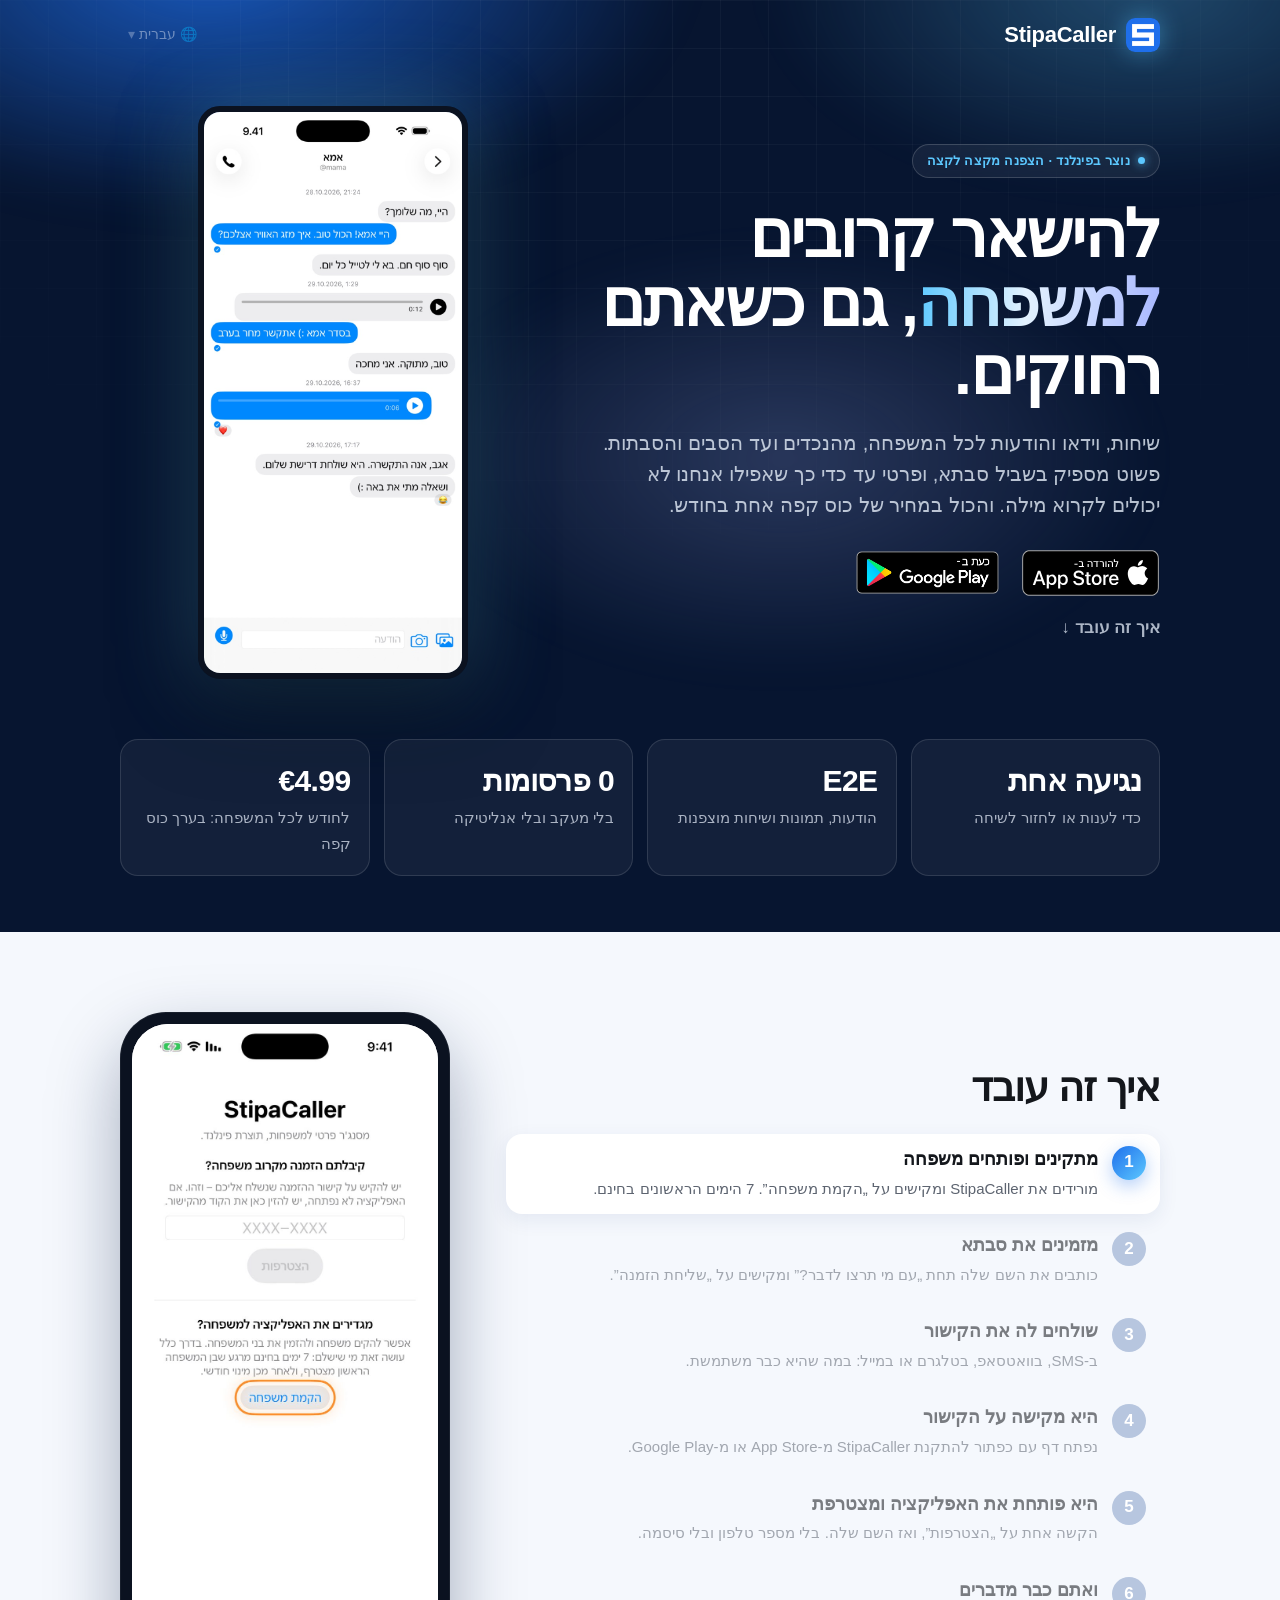
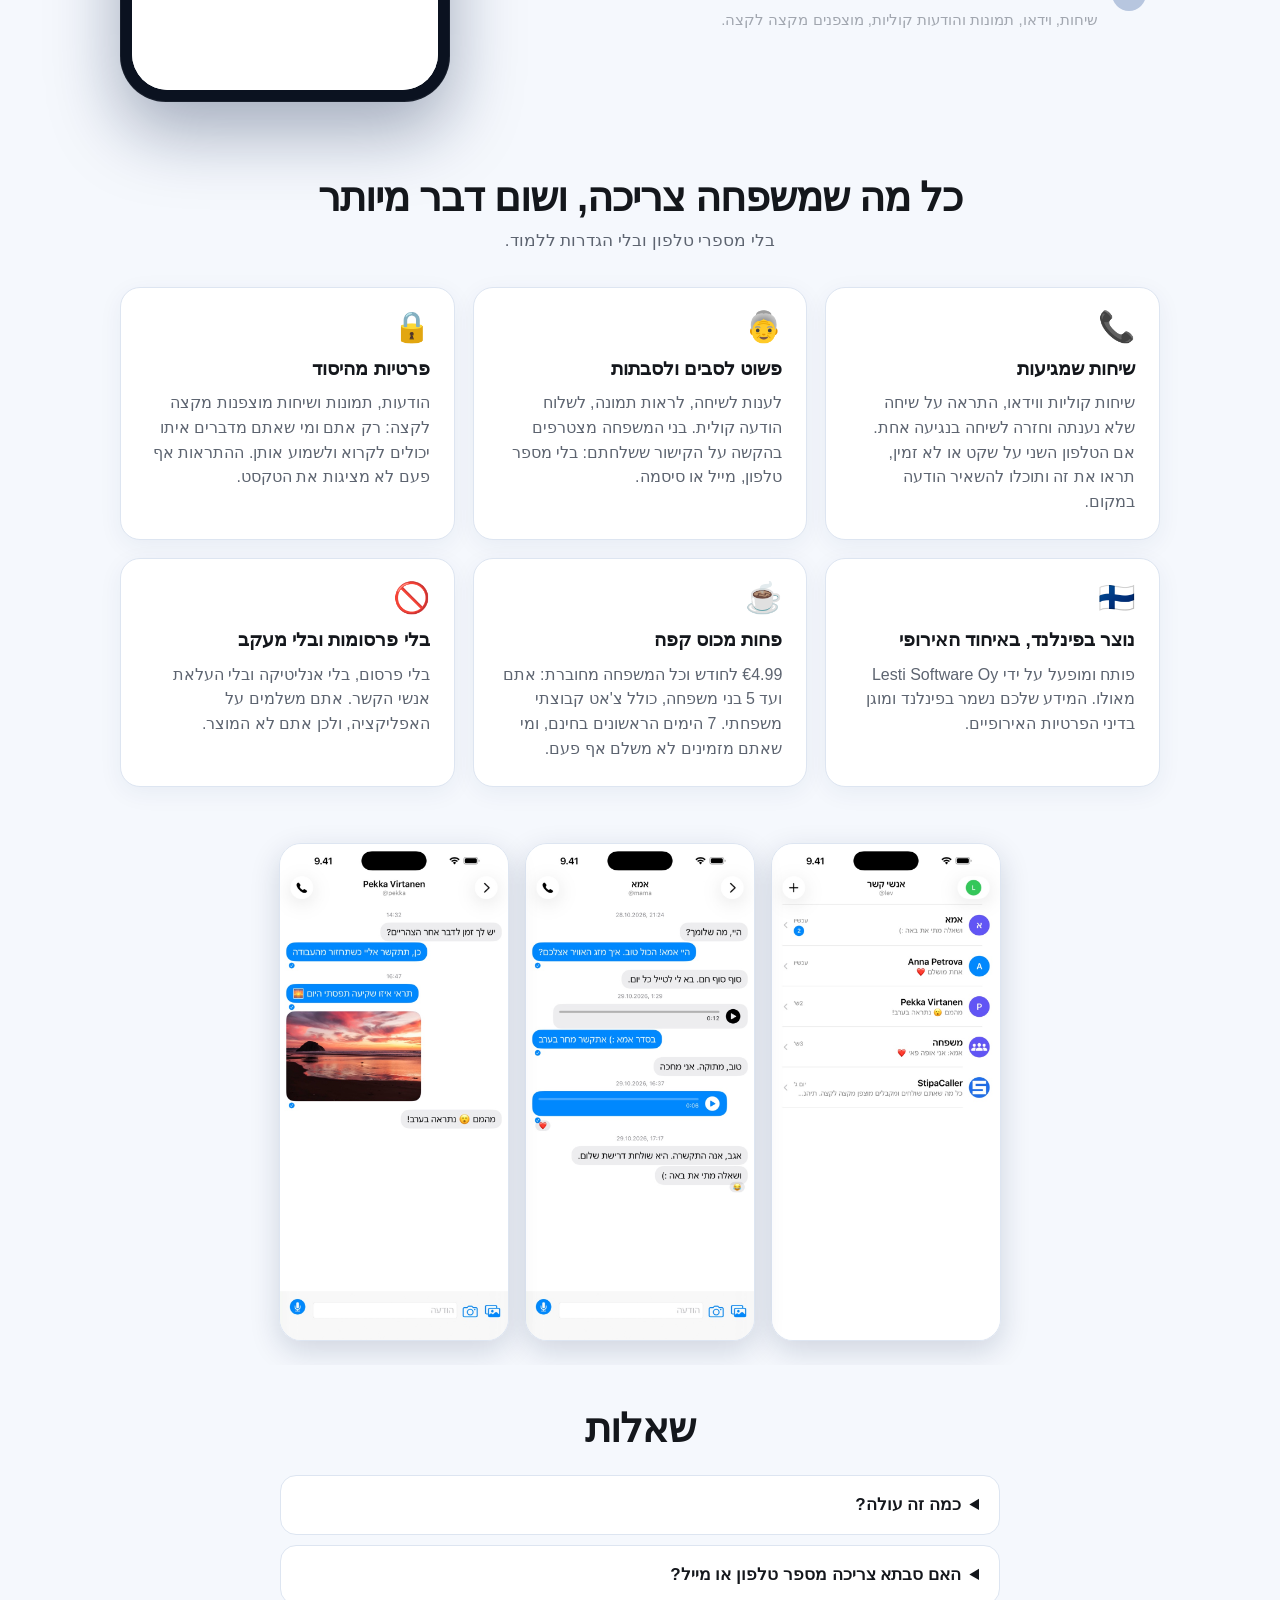
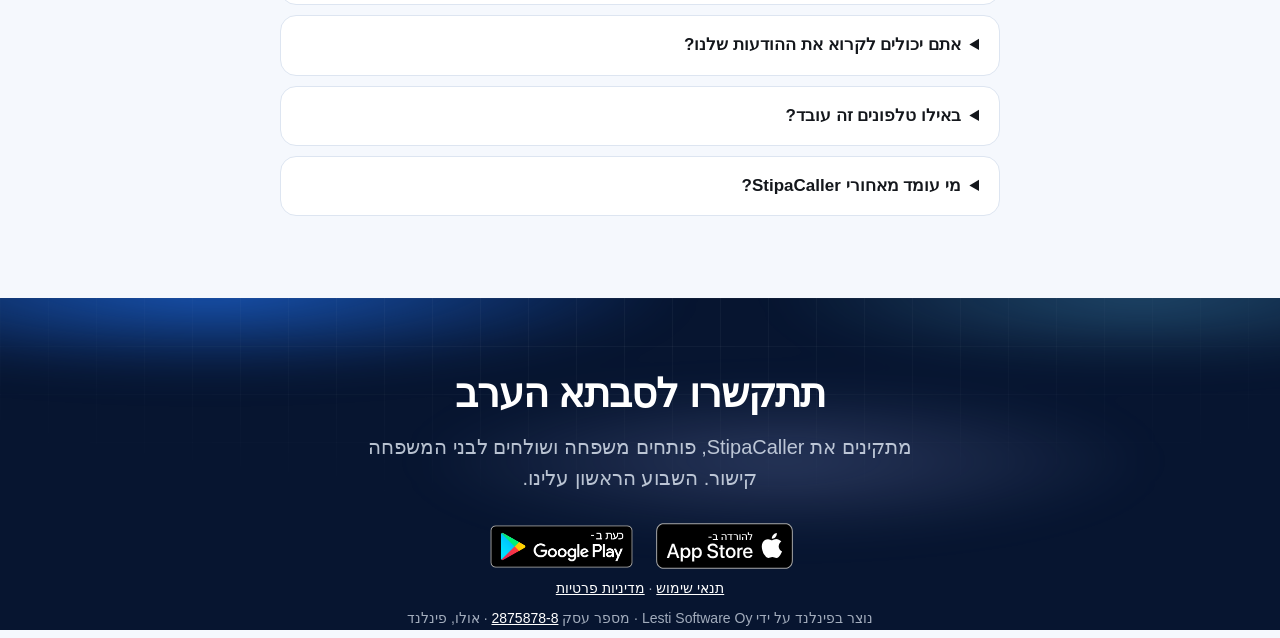
<file: he/index.html>
<!doctype html>
<html lang="he" dir="rtl">
<head>
<meta charset="utf-8">
<meta name="viewport" content="width=device-width, initial-scale=1">
<title>StipaCaller — שיחות פרטיות למשפחה</title>
<meta name="description" content="שיחות והודעות פשוטות ופרטיות למשפחה שלכם. נוצר בפינלנד.">
<link rel="icon" href="../img/icon.png">
<link rel="canonical" href="https://stipacaller.fi/he/">
<meta property="og:type" content="website">
<meta property="og:site_name" content="StipaCaller">
<meta property="og:title" content="StipaCaller — שיחות פרטיות למשפחה">
<meta property="og:description" content="שיחות והודעות פשוטות ופרטיות למשפחה שלכם. נוצר בפינלנד.">
<meta property="og:url" content="https://stipacaller.fi/he/">
<meta property="og:image" content="https://stipacaller.fi/og/og-he.png">
<meta property="og:image:width" content="1200">
<meta property="og:image:height" content="630">
<meta property="og:locale" content="he_IL">
<meta name="twitter:card" content="summary_large_image">
<link rel="stylesheet" href="../home.css">
<link rel="alternate" hreflang="en" href="https://stipacaller.fi/">
<link rel="alternate" hreflang="ru" href="https://stipacaller.fi/ru/">
<link rel="alternate" hreflang="de" href="https://stipacaller.fi/de/">
<link rel="alternate" hreflang="fi" href="https://stipacaller.fi/fi/">
<link rel="alternate" hreflang="uk" href="https://stipacaller.fi/uk/">
<link rel="alternate" hreflang="es" href="https://stipacaller.fi/es/">
<link rel="alternate" hreflang="he" href="https://stipacaller.fi/he/">
<link rel="alternate" hreflang="ar" href="https://stipacaller.fi/ar/">

</head>
<body>
<div class="night">
  <nav class="top wrap">
    <a class="brand" href="./"><img src="../img/icon.png" alt="" width="34" height="34">StipaCaller</a>
    <details class="langmenu"><summary>🌐 עברית</summary><div><a href="../en/" hreflang="en" lang="en" data-lang="en">English</a><a href="../ru/" hreflang="ru" lang="ru" data-lang="ru">Русский</a><a href="../de/" hreflang="de" lang="de" data-lang="de">Deutsch</a><a href="../fi/" hreflang="fi" lang="fi" data-lang="fi">Suomi</a><a href="../uk/" hreflang="uk" lang="uk" data-lang="uk">Українська</a><a href="../es/" hreflang="es" lang="es" data-lang="es">Español</a><a href="../he/" hreflang="he" lang="he" aria-current=page data-lang="he">עברית</a><a href="../ar/" hreflang="ar" lang="ar" data-lang="ar">العربية</a></div></details>
  </nav>
  <header class="hero wrap">
    <div class="copy">
      <p class="tag glass"><i></i>נוצר בפינלנד · הצפנה מקצה לקצה</p>
      <h1>להישאר קרובים <span class="grad">למשפחה</span>, גם כשאתם רחוקים.</h1>
      <p class="lead">שיחות, וידאו והודעות לכל המשפחה, מהנכדים ועד הסבים והסבתות. פשוט מספיק בשביל סבתא, ופרטי עד כדי כך שאפילו אנחנו לא יכולים לקרוא מילה. והכול במחיר של כוס קפה אחת בחודש.</p>
      <div class="stores"><a class="badge" href="https://apps.apple.com/app/id6763939059"><img class="appstore" src="../badges/appstore-he.svg" alt="להורדה ב-App Store"></a><a class="badge" href="https://play.google.com/store/apps/details?id=com.stipacaller&amp;hl=iw"><img class="play" src="../badges/play-he.png" alt="זמין ב-Google Play"></a></div>
      <p class="how"><a href="#demo">איך זה עובד ↓</a></p>
    </div>
    <div class="visual nophoto"><img class="phone" src="../img/02-chat-mama-he.jpg" alt="" width="390" height="847"></div>
  </header>
  <div class="stats wrap"><div class="stat"><b>נגיעה אחת</b><span>כדי לענות או לחזור לשיחה</span></div><div class="stat"><b>E2E</b><span>הודעות, תמונות ושיחות מוצפנות</span></div><div class="stat"><b>0 פרסומות</b><span>בלי מעקב ובלי אנליטיקה</span></div><div class="stat"><b>€4.99</b><span>לחודש לכל המשפחה: בערך כוס קפה</span></div></div>
</div>
<main>
  <section id="demo" class="demo wrap">
    <div class="demo-copy">
      <h2>איך זה עובד</h2>
      <ol class="steps"><li data-step="0"><button type="button"><b>מתקינים ופותחים משפחה</b><span>מורידים את StipaCaller ומקישים על „הקמת משפחה”. 7 הימים הראשונים בחינם.</span></button></li><li data-step="1"><button type="button"><b>מזמינים את סבתא</b><span>כותבים את השם שלה תחת „עם מי תרצו לדבר?” ומקישים על „שליחת הזמנה”.</span></button></li><li data-step="2"><button type="button"><b>שולחים לה את הקישור</b><span>ב-SMS, בוואטסאפ, בטלגרם או במייל: במה שהיא כבר משתמשת.</span></button></li><li data-step="3"><button type="button"><b>היא מקישה על הקישור</b><span>נפתח דף עם כפתור להתקנת StipaCaller מ-App Store או מ-Google Play.</span></button></li><li data-step="4"><button type="button"><b>היא פותחת את האפליקציה ומצטרפת</b><span>הקשה אחת על „הצטרפות”, ואז השם שלה. בלי מספר טלפון ובלי סיסמה.</span></button></li><li data-step="5"><button type="button"><b>ואתם כבר מדברים</b><span>שיחות, וידאו, תמונות והודעות קוליות, מוצפנים מקצה לקצה.</span></button></li></ol>
    </div>
    <div class="device" aria-hidden="true">
      <div class="screen">
        <img class="slide" data-step="0" src="../how/he/1a-welcome.jpg" alt=""><img class="slide" data-step="0" src="../how/he/1b-confirm.jpg" alt=""><img class="slide" data-step="0" src="../how/he/1c-about.jpg" alt=""><img class="slide" data-step="1" src="../how/he/2a-composer.jpg" alt=""><div class="slide share" data-step="2"><img src="../how/he/2b-sharebg.jpg" alt=""><div class="sheet"><div class="sheethead"><img src="../img/icon.png" alt=""><div><b>הזמנה ל-StipaCaller מאת יוסי</b><small>stipacaller.lestisoftware.fi</small></div></div><div class="apps"><span class="app msgs"><i class="ringed"><svg viewBox="0 0 24 24" width="30" height="30" fill="#fff"><path d="M12 3C6.5 3 2 6.6 2 11c0 2.4 1.3 4.5 3.4 6-.2 1.3-.9 2.6-2 3.6 2.2-.1 4-.9 5.2-1.9 1.1.3 2.2.4 3.4.4 5.5 0 10-3.6 10-8s-4.5-8-10-8z"/></svg></i><small>הודעות</small></span><span class="app mail"><i class=""><svg viewBox="0 0 24 24" width="30" height="30" fill="none" stroke="#fff" stroke-width="1.8"><rect x="3" y="6" width="18" height="12" rx="2"/><path d="M3.5 7l8.5 6 8.5-6"/></svg></i><small>דואר</small></span><span class="app notes"><i class=""><svg viewBox="0 0 24 24" width="30" height="30" fill="none" stroke="#c9a100" stroke-width="1.6"><path d="M6 8h12M6 12h12M6 16h8"/></svg></i><small>פתקים</small></span><span class="app more"><i class="">•••</i><small>עוד</small></span></div><div class="act">העתקה<span>⧉</span></div></div></div><div class="slide sms" data-step="2"><div class="sbar" style="color:#111"><span dir="ltr">9:41</span><i></i><svg viewBox="0 0 64 14" width="64" height="14" fill="#111" aria-hidden="true"><rect x="0" y="9" width="3" height="5" rx="1"/><rect x="5" y="6" width="3" height="8" rx="1"/><rect x="10" y="3" width="3" height="11" rx="1"/><rect x="15" y="0" width="3" height="14" rx="1"/><path d="M30 12.5l2-2.3a3 3 0 0 0-4 0zM25.6 7.6l1.4 1.5a4.6 4.6 0 0 1 6 0l1.4-1.5a6.6 6.6 0 0 0-8.8 0zM23.2 5l1.4 1.5a8 8 0 0 1 10.8 0L36.8 5a10 10 0 0 0-13.6 0z"/><rect x="42" y="2" width="19" height="10" rx="3" fill="none" stroke="#111" stroke-opacity=".5"/><rect x="44" y="4" width="15" height="6" rx="1.5" fill="#34c759"/><rect x="62" y="5" width="1.5" height="4" rx=".7" fill-opacity=".5"/></svg></div><div class="smshead"><span class="av">ס</span><b>סבתא</b><small dir="ltr">+972 52-123-4567</small></div><div class="smsbody out"><small class="kind">SMS · 9:41</small><div class="bubble"><p>הזמנה ל-StipaCaller מאת יוסי: https://stipacaller.lestisoftware.fi/i/K7PMQ2XD</p><p>כדי להצטרף, יש להקיש על הקישור. אם אחרי ההתקנה האפליקציה לא מציגה את ההזמנה, יש להקיש שוב על הקישור.</p></div><small class="dlv">נמסרה</small></div><div class="smsbar"><span class="plus">+</span><span class="field">SMS<i>🎙</i></span></div><span class="home"></span></div><div class="slide sms" data-step="2"><div class="sbar" style="color:#111"><span dir="ltr">9:41</span><i></i><svg viewBox="0 0 64 14" width="64" height="14" fill="#111" aria-hidden="true"><rect x="0" y="9" width="3" height="5" rx="1"/><rect x="5" y="6" width="3" height="8" rx="1"/><rect x="10" y="3" width="3" height="11" rx="1"/><rect x="15" y="0" width="3" height="14" rx="1"/><path d="M30 12.5l2-2.3a3 3 0 0 0-4 0zM25.6 7.6l1.4 1.5a4.6 4.6 0 0 1 6 0l1.4-1.5a6.6 6.6 0 0 0-8.8 0zM23.2 5l1.4 1.5a8 8 0 0 1 10.8 0L36.8 5a10 10 0 0 0-13.6 0z"/><rect x="42" y="2" width="19" height="10" rx="3" fill="none" stroke="#111" stroke-opacity=".5"/><rect x="44" y="4" width="15" height="6" rx="1.5" fill="#34c759"/><rect x="62" y="5" width="1.5" height="4" rx=".7" fill-opacity=".5"/></svg></div><div class="smshead"><span class="av">י</span><b>יוסי</b></div><div class="smsbody in"><small class="kind">SMS · 9:41</small><div class="bubble"><p>הזמנה ל-StipaCaller מאת יוסי: <span class="lnk">https://stipacaller.lestisoftware.fi/i/K7PMQ2XD</span></p><p>כדי להצטרף, יש להקיש על הקישור. אם אחרי ההתקנה האפליקציה לא מציגה את ההזמנה, יש להקיש שוב על הקישור.</p></div></div><div class="smsbar"><span class="plus">+</span><span class="field">SMS<i>🎙</i></span></div><span class="home"></span></div><img class="slide" data-step="3" src="../how/he/4a-link.jpg" alt=""><div class="slide store" data-step="3"><div class="sbar" style="color:#111"><span dir="ltr">9:41</span><i></i><svg viewBox="0 0 64 14" width="64" height="14" fill="#111" aria-hidden="true"><rect x="0" y="9" width="3" height="5" rx="1"/><rect x="5" y="6" width="3" height="8" rx="1"/><rect x="10" y="3" width="3" height="11" rx="1"/><rect x="15" y="0" width="3" height="14" rx="1"/><path d="M30 12.5l2-2.3a3 3 0 0 0-4 0zM25.6 7.6l1.4 1.5a4.6 4.6 0 0 1 6 0l1.4-1.5a6.6 6.6 0 0 0-8.8 0zM23.2 5l1.4 1.5a8 8 0 0 1 10.8 0L36.8 5a10 10 0 0 0-13.6 0z"/><rect x="42" y="2" width="19" height="10" rx="3" fill="none" stroke="#111" stroke-opacity=".5"/><rect x="44" y="4" width="15" height="6" rx="1.5" fill="#34c759"/><rect x="62" y="5" width="1.5" height="4" rx=".7" fill-opacity=".5"/></svg></div><div class="storehead"><img src="../img/icon.png" alt=""><div><b>StipaCaller</b><small>שיחות פרטיות למשפחה</small><div class="getrow"><span class="get">קבלה</span><small>רכישות בתוך היישום</small></div></div></div><div class="storeshots"><img src="../img/01-contacts-he.jpg" alt=""><img src="../img/02-chat-mama-he.jpg" alt=""></div><span class="home"></span></div><img class="slide" data-step="4" src="../how/he/5b-invited.jpg" alt=""><img class="slide" data-step="4" src="../how/he/5c-about.jpg" alt=""><img class="slide" data-step="5" src="../how/he/6a-contacts.jpg" alt=""><div class="slide call" data-step="5"><div class="sbar" style="color:#fff"><span dir="ltr">9:41</span><i></i><svg viewBox="0 0 64 14" width="64" height="14" fill="#fff" aria-hidden="true"><rect x="0" y="9" width="3" height="5" rx="1"/><rect x="5" y="6" width="3" height="8" rx="1"/><rect x="10" y="3" width="3" height="11" rx="1"/><rect x="15" y="0" width="3" height="14" rx="1"/><path d="M30 12.5l2-2.3a3 3 0 0 0-4 0zM25.6 7.6l1.4 1.5a4.6 4.6 0 0 1 6 0l1.4-1.5a6.6 6.6 0 0 0-8.8 0zM23.2 5l1.4 1.5a8 8 0 0 1 10.8 0L36.8 5a10 10 0 0 0-13.6 0z"/><rect x="42" y="2" width="19" height="10" rx="3" fill="none" stroke="#fff" stroke-opacity=".5"/><rect x="44" y="4" width="15" height="6" rx="1.5" fill="#34c759"/><rect x="62" y="5" width="1.5" height="4" rx=".7" fill-opacity=".5"/></svg></div><span class="av big">👵</span><b>סבתא</b>
          <small class="connected">🔒 מחובר · מוצפן</small>
          <div class="btns"><span class="no">✕<em>סיום</em></span></div></div>
      </div>
    </div>
  </section>
  <section id="features" class="wrap">
    <h2>כל מה שמשפחה צריכה, ושום דבר מיותר</h2>
    <p class="sub">בלי מספרי טלפון ובלי הגדרות ללמוד.</p>
    <div class="feats"><article class="feat"><div class="emoji" aria-hidden="true">📞</div><h3>שיחות שמגיעות</h3><p>שיחות קוליות ווידאו, התראה על שיחה שלא נענתה וחזרה לשיחה בנגיעה אחת. אם הטלפון השני על שקט או לא זמין, תראו את זה ותוכלו להשאיר הודעה במקום.</p></article><article class="feat"><div class="emoji" aria-hidden="true">👵</div><h3>פשוט לסבים ולסבתות</h3><p>לענות לשיחה, לראות תמונה, לשלוח הודעה קולית. בני המשפחה מצטרפים בהקשה על הקישור ששלחתם: בלי מספר טלפון, מייל או סיסמה.</p></article><article class="feat"><div class="emoji" aria-hidden="true">🔒</div><h3>פרטיות מהיסוד</h3><p>הודעות, תמונות ושיחות מוצפנות מקצה לקצה: רק אתם ומי שאתם מדברים איתו יכולים לקרוא ולשמוע אותן. ההתראות אף פעם לא מציגות את הטקסט.</p></article><article class="feat"><div class="emoji" aria-hidden="true">🇫🇮</div><h3>נוצר בפינלנד, באיחוד האירופי</h3><p>פותח ומופעל על ידי Lesti Software Oy מאולו. המידע שלכם נשמר בפינלנד ומוגן בדיני הפרטיות האירופיים.</p></article><article class="feat"><div class="emoji" aria-hidden="true">☕</div><h3>פחות מכוס קפה</h3><p>€4.99 לחודש וכל המשפחה מחוברת: אתם ועד 5 בני משפחה, כולל צ&#x27;אט קבוצתי משפחתי. 7 הימים הראשונים בחינם, ומי שאתם מזמינים לא משלם אף פעם.</p></article><article class="feat"><div class="emoji" aria-hidden="true">🚫</div><h3>בלי פרסומות ובלי מעקב</h3><p>בלי פרסום, בלי אנליטיקה ובלי העלאת אנשי הקשר. אתם משלמים על האפליקציה, ולכן אתם לא המוצר.</p></article></div>
  </section>
  <div class="shots"><img src="../img/01-contacts-he.jpg" alt="" width="390" height="847" loading="lazy"><img src="../img/02-chat-mama-he.jpg" alt="" width="390" height="847" loading="lazy"><img src="../img/03-chat-pekka-photo-he.jpg" alt="" width="390" height="847" loading="lazy"></div>
  <section class="wrap faq">
    <h2>שאלות</h2>
    <details><summary>כמה זה עולה?</summary><p>7 הימים הראשונים בחינם, מהרגע שבן המשפחה הראשון מצטרף. אחר כך מינוי אחד, €4.99 לחודש, מכסה אתכם ועד 5 בני משפחה. בני המשפחה שאתם מזמינים לא משלמים.</p></details><details><summary>האם סבתא צריכה מספר טלפון או מייל?</summary><p>לא. שולחים לה קישור הזמנה; היא מתקינה את האפליקציה, מקישה על הקישור ונכנסת. כל אחד בוחר שם משתמש, ואף פעם לא מבקשים מספר טלפון.</p></details><details><summary>אתם יכולים לקרוא את ההודעות שלנו?</summary><p>לא. הודעות, תמונות ושיחות מוצפנות מקצה לקצה בטלפונים שלכם. השרתים שלנו בפינלנד רק מעבירים מידע שהם עצמם לא יכולים לפתוח.</p></details><details><summary>באילו טלפונים זה עובד?</summary><p>באייפון ובאנדרואיד, בעברית, בערבית, באנגלית, ברוסית, באוקראינית, בגרמנית, בפינית ובספרדית.</p></details><details><summary>מי עומד מאחורי StipaCaller?</summary><p>Lesti Software Oy, חברת תוכנה קטנה מאולו, פינלנד. אפשר לכתוב לנו בכל עת: <a href="mailto:lev@lestisoftware.fi" dir="ltr">lev@lestisoftware.fi</a>.</p></details>
  </section>
</main>
<section class="night cta">
  <div class="wrap">
    <h2>תתקשרו לסבתא הערב</h2>
    <p class="lead">מתקינים את StipaCaller, פותחים משפחה ושולחים לבני המשפחה קישור. השבוע הראשון עלינו.</p>
    <div class="stores"><a class="badge" href="https://apps.apple.com/app/id6763939059"><img class="appstore" src="../badges/appstore-he.svg" alt="להורדה ב-App Store"></a><a class="badge" href="https://play.google.com/store/apps/details?id=com.stipacaller&amp;hl=iw"><img class="play" src="../badges/play-he.png" alt="זמין ב-Google Play"></a></div>
  </div>
  <footer class="wrap">
    <p><a href="/eula.html">תנאי שימוש</a> · <a href="/privacy.html">מדיניות פרטיות</a></p>
    <p class="muted">נוצר בפינלנד על ידי Lesti Software Oy · מספר עסק <a href="https://tietopalvelu.ytj.fi/yritys/2875878-8" dir="ltr">2875878-8</a> · אולו, פינלנד</p>
  </footer>
</section>
<script>
document.querySelectorAll('[data-lang]').forEach(function(a){a.addEventListener('click',function(){try{localStorage.setItem('lang',a.dataset.lang)}catch(e){}})});
</script>
<script>
(function(){var root=document.getElementById('demo');if(!root)return;
var frames=[].slice.call(root.querySelectorAll('.slide')),steps=[].slice.call(root.querySelectorAll('.steps li')),cur=0,timer=null;
function show(i){cur=i;var st=+frames[i].dataset.step;frames.forEach(function(f,k){f.classList.toggle('on',k===i)});steps.forEach(function(s){s.classList.toggle('on',+s.dataset.step===st)})}
function play(){clearTimeout(timer);timer=setTimeout(function(){show((cur+1)%frames.length);play()},cur===0?2000:3000)}
steps.forEach(function(s){s.querySelector('button').addEventListener('click',function(){for(var k=0;k<frames.length;k++){if(+frames[k].dataset.step===+s.dataset.step){show(k);break}}play()})});
show(0);
if(window.matchMedia&&matchMedia('(prefers-reduced-motion: reduce)').matches)return;
if(!('IntersectionObserver' in window)){play();return}
var io=new IntersectionObserver(function(es){if(es[0].isIntersecting){io.disconnect();play()}},{threshold:.25});io.observe(root)})();
</script>
<script>
(function(){try{var q=new URLSearchParams(location.search),src=q.get('utm_source');if(!src)return;
var camp=q.get('utm_campaign')||'',cont=q.get('utm_content')||'',med=q.get('utm_medium')||'';
var slug=function(x){return x.toLowerCase().normalize('NFKD').replace(/[^a-z0-9]+/g,'-').replace(/^-|-$/g,'')};
var ref=['utm_source='+src,'utm_medium='+med,'utm_campaign='+camp,'utm_content='+cont].join('&');
var ct=slug(camp+'-'+cont.split(/\s/)[0]).slice(0,30),pt='128825707';
document.querySelectorAll('a.badge').forEach(function(a){var h=a.getAttribute('href');
if(h.indexOf('play.google.com')>=0)a.href=h+'&referrer='+encodeURIComponent(ref);
else if(pt&&h.indexOf('apps.apple.com')>=0)a.href=h.replace('/app/id','/app/apple-store/id')+(h.indexOf('?')>=0?'&':'?')+'pt='+pt+'&ct='+encodeURIComponent(ct)+'&mt=8';});
}catch(e){}})();
</script>
</body>
</html>
</file>
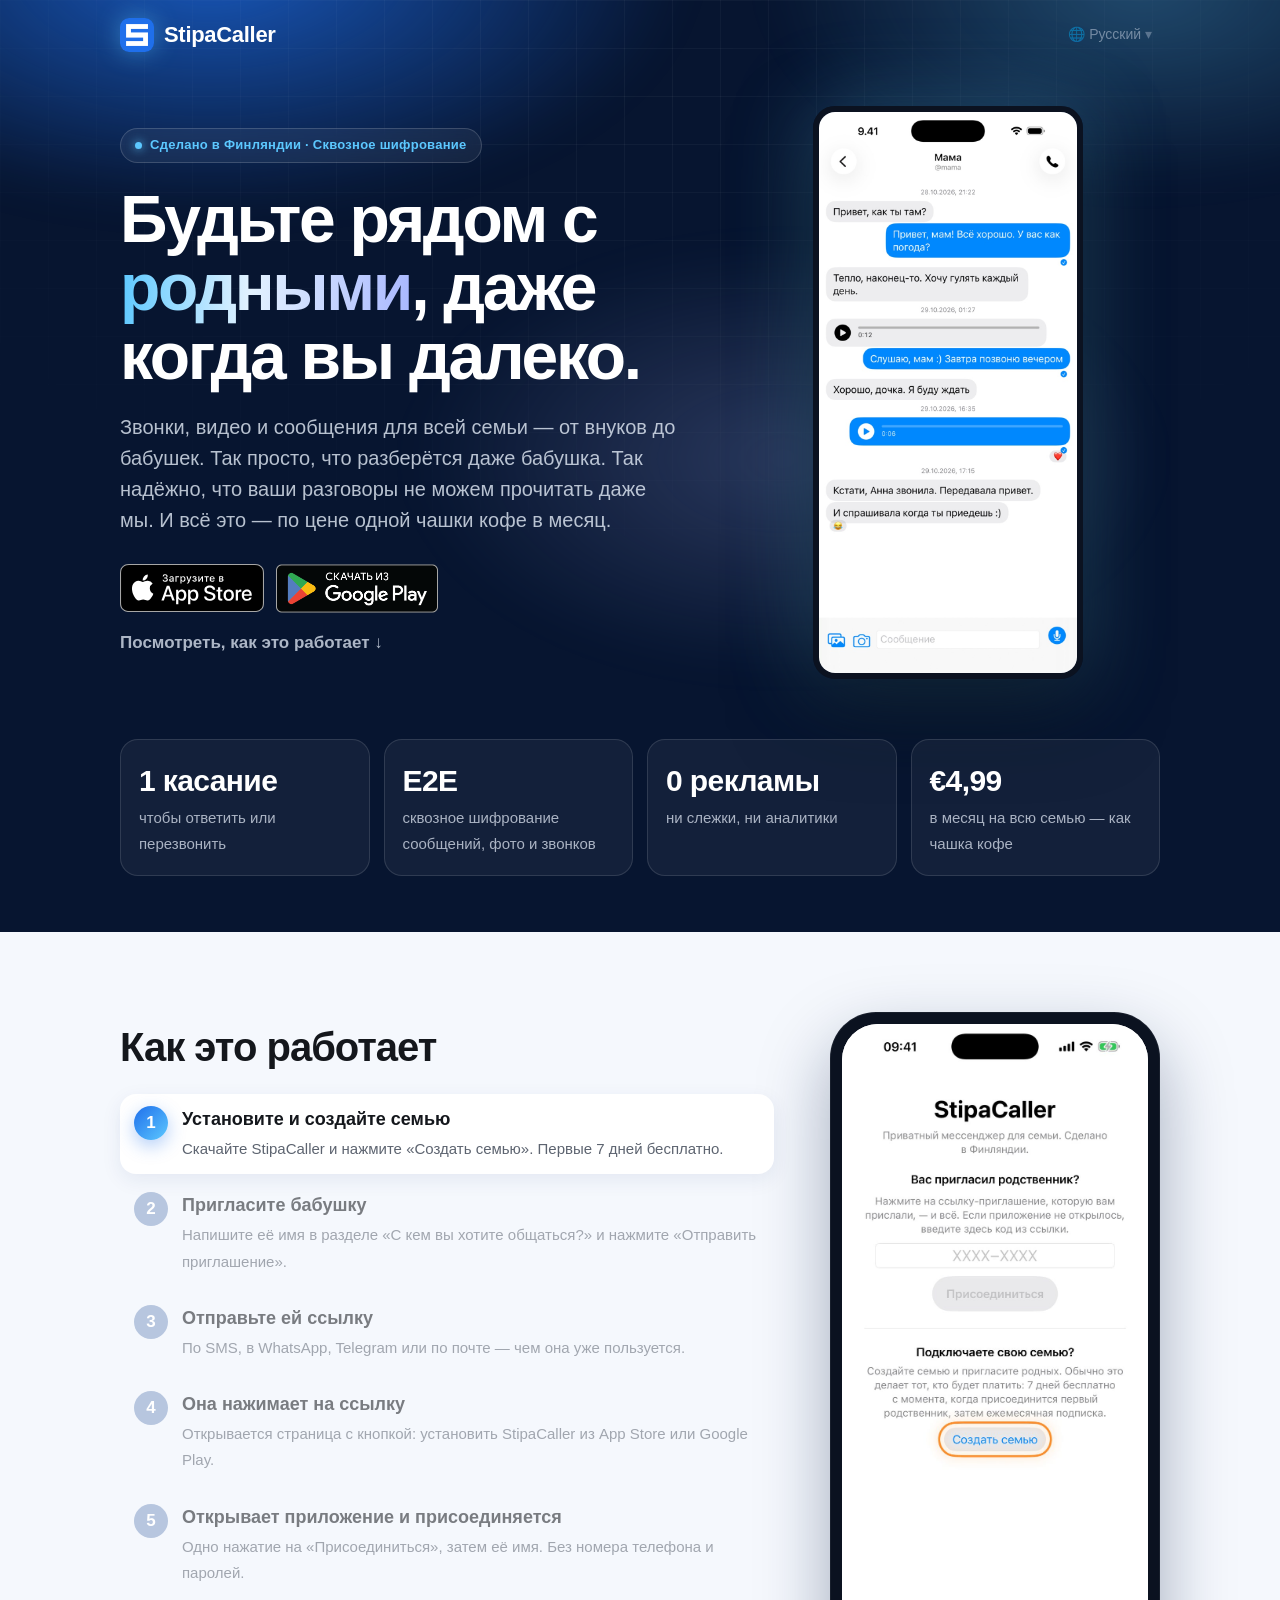
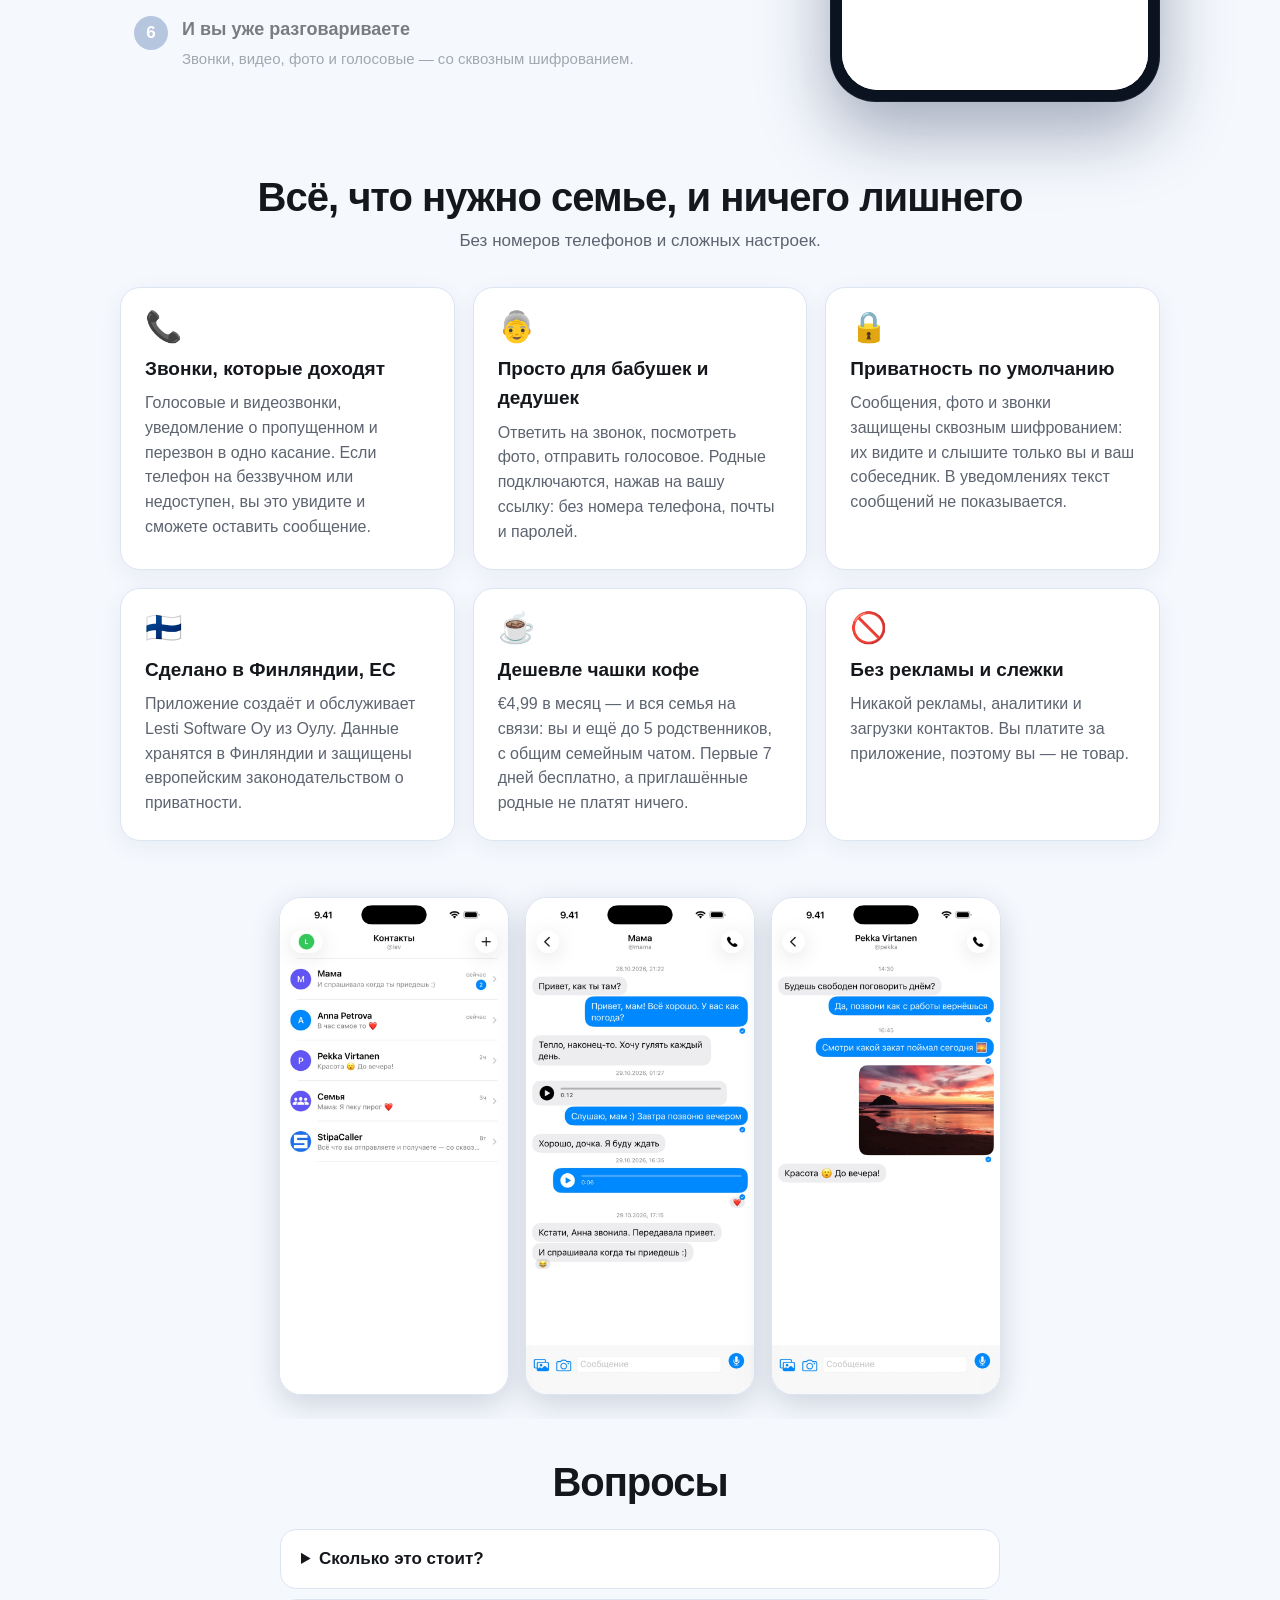
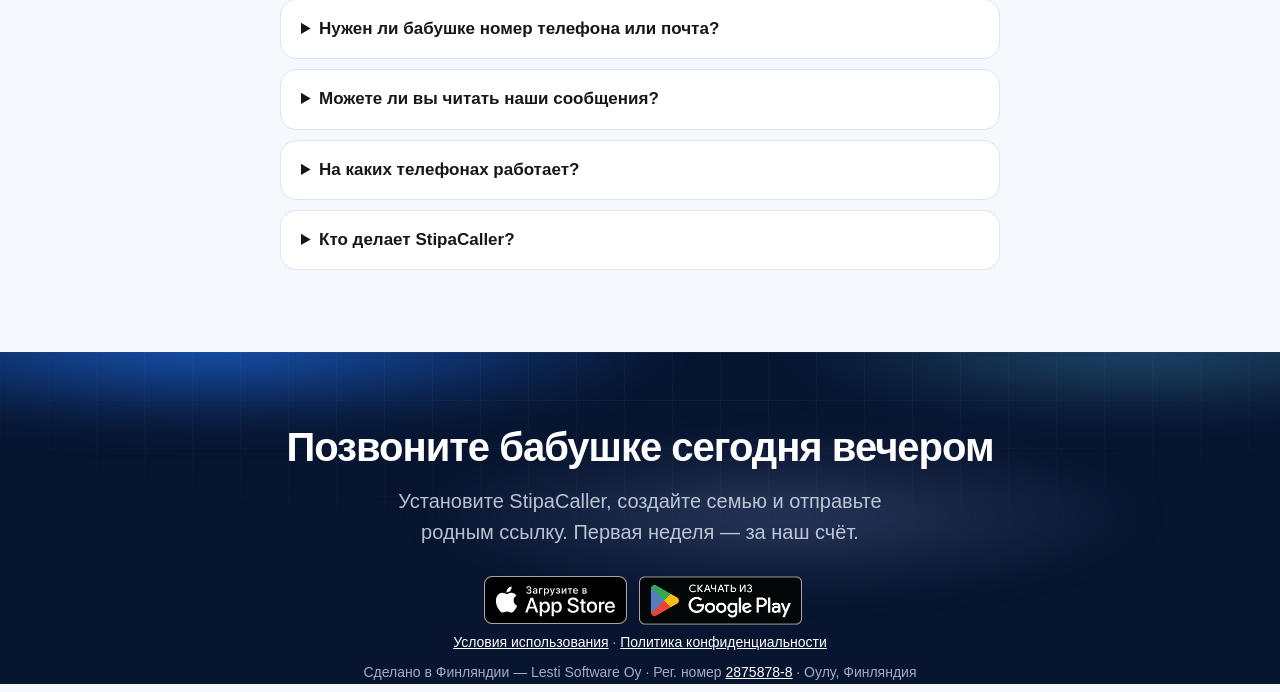
<file: ru/index.html>
<!doctype html>
<html lang="ru" dir="ltr">
<head>
<meta charset="utf-8">
<meta name="viewport" content="width=device-width, initial-scale=1">
<title>StipaCaller — Семейные звонки и сообщения</title>
<meta name="description" content="Простые и приватные звонки и сообщения для вашей семьи. Сделано в Финляндии.">
<link rel="icon" href="../img/icon.png">
<link rel="canonical" href="https://stipacaller.fi/ru/">
<meta property="og:type" content="website">
<meta property="og:site_name" content="StipaCaller">
<meta property="og:title" content="StipaCaller — Семейные звонки и сообщения">
<meta property="og:description" content="Простые и приватные звонки и сообщения для вашей семьи. Сделано в Финляндии.">
<meta property="og:url" content="https://stipacaller.fi/ru/">
<meta property="og:image" content="https://stipacaller.fi/og/og-ru.png">
<meta property="og:image:width" content="1200">
<meta property="og:image:height" content="630">
<meta property="og:locale" content="ru_RU">
<meta name="twitter:card" content="summary_large_image">
<link rel="stylesheet" href="../home.css">
<link rel="alternate" hreflang="en" href="https://stipacaller.fi/">
<link rel="alternate" hreflang="ru" href="https://stipacaller.fi/ru/">
<link rel="alternate" hreflang="de" href="https://stipacaller.fi/de/">
<link rel="alternate" hreflang="fi" href="https://stipacaller.fi/fi/">
<link rel="alternate" hreflang="uk" href="https://stipacaller.fi/uk/">
<link rel="alternate" hreflang="es" href="https://stipacaller.fi/es/">
<link rel="alternate" hreflang="he" href="https://stipacaller.fi/he/">
<link rel="alternate" hreflang="ar" href="https://stipacaller.fi/ar/">

</head>
<body>
<div class="night">
  <nav class="top wrap">
    <a class="brand" href="./"><img src="../img/icon.png" alt="" width="34" height="34">StipaCaller</a>
    <details class="langmenu"><summary>🌐 Русский</summary><div><a href="../en/" hreflang="en" lang="en" data-lang="en">English</a><a href="../ru/" hreflang="ru" lang="ru" aria-current=page data-lang="ru">Русский</a><a href="../de/" hreflang="de" lang="de" data-lang="de">Deutsch</a><a href="../fi/" hreflang="fi" lang="fi" data-lang="fi">Suomi</a><a href="../uk/" hreflang="uk" lang="uk" data-lang="uk">Українська</a><a href="../es/" hreflang="es" lang="es" data-lang="es">Español</a><a href="../he/" hreflang="he" lang="he" data-lang="he">עברית</a><a href="../ar/" hreflang="ar" lang="ar" data-lang="ar">العربية</a></div></details>
  </nav>
  <header class="hero wrap">
    <div class="copy">
      <p class="tag glass"><i></i>Сделано в Финляндии · Сквозное шифрование</p>
      <h1>Будьте рядом с <span class="grad">родными</span>, даже когда вы далеко.</h1>
      <p class="lead">Звонки, видео и сообщения для всей семьи — от внуков до бабушек. Так просто, что разберётся даже бабушка. Так надёжно, что ваши разговоры не можем прочитать даже мы. И всё это — по цене одной чашки кофе в месяц.</p>
      <div class="stores"><a class="badge" href="https://apps.apple.com/app/id6763939059"><img class="appstore" src="../badges/appstore-ru.svg" alt="Загрузить в App Store"></a><a class="badge" href="https://play.google.com/store/apps/details?id=com.stipacaller&amp;hl=ru"><img class="play" src="../badges/play-ru.png" alt="Доступно в Google Play"></a></div>
      <p class="how"><a href="#demo">Посмотреть, как это работает ↓</a></p>
    </div>
    <div class="visual nophoto"><img class="phone" src="../img/02-chat-mama-ru.jpg" alt="" width="390" height="847"></div>
  </header>
  <div class="stats wrap"><div class="stat"><b>1 касание</b><span>чтобы ответить или перезвонить</span></div><div class="stat"><b>E2E</b><span>сквозное шифрование сообщений, фото и звонков</span></div><div class="stat"><b>0 рекламы</b><span>ни слежки, ни аналитики</span></div><div class="stat"><b>€4,99</b><span>в месяц на всю семью — как чашка кофе</span></div></div>
</div>
<main>
  <section id="demo" class="demo wrap">
    <div class="demo-copy">
      <h2>Как это работает</h2>
      <ol class="steps"><li data-step="0"><button type="button"><b>Установите и создайте семью</b><span>Скачайте StipaCaller и нажмите «Создать семью». Первые 7 дней бесплатно.</span></button></li><li data-step="1"><button type="button"><b>Пригласите бабушку</b><span>Напишите её имя в разделе «С кем вы хотите общаться?» и нажмите «Отправить приглашение».</span></button></li><li data-step="2"><button type="button"><b>Отправьте ей ссылку</b><span>По SMS, в WhatsApp, Telegram или по почте — чем она уже пользуется.</span></button></li><li data-step="3"><button type="button"><b>Она нажимает на ссылку</b><span>Открывается страница с кнопкой: установить StipaCaller из App Store или Google Play.</span></button></li><li data-step="4"><button type="button"><b>Открывает приложение и присоединяется</b><span>Одно нажатие на «Присоединиться», затем её имя. Без номера телефона и паролей.</span></button></li><li data-step="5"><button type="button"><b>И вы уже разговариваете</b><span>Звонки, видео, фото и голосовые — со сквозным шифрованием.</span></button></li></ol>
    </div>
    <div class="device" aria-hidden="true">
      <div class="screen">
        <img class="slide" data-step="0" src="../how/ru/1a-welcome.jpg" alt=""><img class="slide" data-step="0" src="../how/ru/1b-confirm.jpg" alt=""><img class="slide" data-step="0" src="../how/ru/1c-about.jpg" alt=""><img class="slide" data-step="1" src="../how/ru/2a-composer.jpg" alt=""><div class="slide share" data-step="2"><img src="../how/ru/2b-sharebg.jpg" alt=""><div class="sheet"><div class="sheethead"><img src="../img/icon.png" alt=""><div><b>Миша приглашает вас в StipaCaller</b><small>stipacaller.lestisoftware.fi</small></div></div><div class="apps"><span class="app msgs"><i class="ringed"><svg viewBox="0 0 24 24" width="30" height="30" fill="#fff"><path d="M12 3C6.5 3 2 6.6 2 11c0 2.4 1.3 4.5 3.4 6-.2 1.3-.9 2.6-2 3.6 2.2-.1 4-.9 5.2-1.9 1.1.3 2.2.4 3.4.4 5.5 0 10-3.6 10-8s-4.5-8-10-8z"/></svg></i><small>Сообщения</small></span><span class="app mail"><i class=""><svg viewBox="0 0 24 24" width="30" height="30" fill="none" stroke="#fff" stroke-width="1.8"><rect x="3" y="6" width="18" height="12" rx="2"/><path d="M3.5 7l8.5 6 8.5-6"/></svg></i><small>Почта</small></span><span class="app notes"><i class=""><svg viewBox="0 0 24 24" width="30" height="30" fill="none" stroke="#c9a100" stroke-width="1.6"><path d="M6 8h12M6 12h12M6 16h8"/></svg></i><small>Заметки</small></span><span class="app more"><i class="">•••</i><small>Ещё</small></span></div><div class="act">Скопировать<span>⧉</span></div></div></div><div class="slide sms" data-step="2"><div class="sbar" style="color:#111"><span dir="ltr">09:41</span><i></i><svg viewBox="0 0 64 14" width="64" height="14" fill="#111" aria-hidden="true"><rect x="0" y="9" width="3" height="5" rx="1"/><rect x="5" y="6" width="3" height="8" rx="1"/><rect x="10" y="3" width="3" height="11" rx="1"/><rect x="15" y="0" width="3" height="14" rx="1"/><path d="M30 12.5l2-2.3a3 3 0 0 0-4 0zM25.6 7.6l1.4 1.5a4.6 4.6 0 0 1 6 0l1.4-1.5a6.6 6.6 0 0 0-8.8 0zM23.2 5l1.4 1.5a8 8 0 0 1 10.8 0L36.8 5a10 10 0 0 0-13.6 0z"/><rect x="42" y="2" width="19" height="10" rx="3" fill="none" stroke="#111" stroke-opacity=".5"/><rect x="44" y="4" width="15" height="6" rx="1.5" fill="#34c759"/><rect x="62" y="5" width="1.5" height="4" rx=".7" fill-opacity=".5"/></svg></div><div class="smshead"><span class="av">Б</span><b>Бабушка</b><small dir="ltr">+7 911 123-45-67</small></div><div class="smsbody out"><small class="kind">SMS · 09:41</small><div class="bubble"><p>Миша приглашает вас в StipaCaller: https://stipacaller.lestisoftware.fi/i/K7PMQ2XD</p><p>Нажмите на ссылку, чтобы присоединиться. Если после установки приложение не покажет приглашение, нажмите на ссылку ещё раз.</p></div><small class="dlv">Доставлено</small></div><div class="smsbar"><span class="plus">+</span><span class="field">SMS<i>🎙</i></span></div><span class="home"></span></div><div class="slide sms" data-step="2"><div class="sbar" style="color:#111"><span dir="ltr">09:41</span><i></i><svg viewBox="0 0 64 14" width="64" height="14" fill="#111" aria-hidden="true"><rect x="0" y="9" width="3" height="5" rx="1"/><rect x="5" y="6" width="3" height="8" rx="1"/><rect x="10" y="3" width="3" height="11" rx="1"/><rect x="15" y="0" width="3" height="14" rx="1"/><path d="M30 12.5l2-2.3a3 3 0 0 0-4 0zM25.6 7.6l1.4 1.5a4.6 4.6 0 0 1 6 0l1.4-1.5a6.6 6.6 0 0 0-8.8 0zM23.2 5l1.4 1.5a8 8 0 0 1 10.8 0L36.8 5a10 10 0 0 0-13.6 0z"/><rect x="42" y="2" width="19" height="10" rx="3" fill="none" stroke="#111" stroke-opacity=".5"/><rect x="44" y="4" width="15" height="6" rx="1.5" fill="#34c759"/><rect x="62" y="5" width="1.5" height="4" rx=".7" fill-opacity=".5"/></svg></div><div class="smshead"><span class="av">М</span><b>Миша</b></div><div class="smsbody in"><small class="kind">SMS · 09:41</small><div class="bubble"><p>Миша приглашает вас в StipaCaller: <span class="lnk">https://stipacaller.lestisoftware.fi/i/K7PMQ2XD</span></p><p>Нажмите на ссылку, чтобы присоединиться. Если после установки приложение не покажет приглашение, нажмите на ссылку ещё раз.</p></div></div><div class="smsbar"><span class="plus">+</span><span class="field">SMS<i>🎙</i></span></div><span class="home"></span></div><img class="slide" data-step="3" src="../how/ru/4a-link.jpg" alt=""><div class="slide store" data-step="3"><div class="sbar" style="color:#111"><span dir="ltr">09:41</span><i></i><svg viewBox="0 0 64 14" width="64" height="14" fill="#111" aria-hidden="true"><rect x="0" y="9" width="3" height="5" rx="1"/><rect x="5" y="6" width="3" height="8" rx="1"/><rect x="10" y="3" width="3" height="11" rx="1"/><rect x="15" y="0" width="3" height="14" rx="1"/><path d="M30 12.5l2-2.3a3 3 0 0 0-4 0zM25.6 7.6l1.4 1.5a4.6 4.6 0 0 1 6 0l1.4-1.5a6.6 6.6 0 0 0-8.8 0zM23.2 5l1.4 1.5a8 8 0 0 1 10.8 0L36.8 5a10 10 0 0 0-13.6 0z"/><rect x="42" y="2" width="19" height="10" rx="3" fill="none" stroke="#111" stroke-opacity=".5"/><rect x="44" y="4" width="15" height="6" rx="1.5" fill="#34c759"/><rect x="62" y="5" width="1.5" height="4" rx=".7" fill-opacity=".5"/></svg></div><div class="storehead"><img src="../img/icon.png" alt=""><div><b>StipaCaller</b><small>Семейные звонки и сообщения</small><div class="getrow"><span class="get">Загрузить</span><small>Встроенные покупки</small></div></div></div><div class="storeshots"><img src="../img/01-contacts-ru.jpg" alt=""><img src="../img/02-chat-mama-ru.jpg" alt=""></div><span class="home"></span></div><img class="slide" data-step="4" src="../how/ru/5b-invited.jpg" alt=""><img class="slide" data-step="4" src="../how/ru/5c-about.jpg" alt=""><img class="slide" data-step="5" src="../how/ru/6a-contacts.jpg" alt=""><div class="slide call" data-step="5"><div class="sbar" style="color:#fff"><span dir="ltr">09:41</span><i></i><svg viewBox="0 0 64 14" width="64" height="14" fill="#fff" aria-hidden="true"><rect x="0" y="9" width="3" height="5" rx="1"/><rect x="5" y="6" width="3" height="8" rx="1"/><rect x="10" y="3" width="3" height="11" rx="1"/><rect x="15" y="0" width="3" height="14" rx="1"/><path d="M30 12.5l2-2.3a3 3 0 0 0-4 0zM25.6 7.6l1.4 1.5a4.6 4.6 0 0 1 6 0l1.4-1.5a6.6 6.6 0 0 0-8.8 0zM23.2 5l1.4 1.5a8 8 0 0 1 10.8 0L36.8 5a10 10 0 0 0-13.6 0z"/><rect x="42" y="2" width="19" height="10" rx="3" fill="none" stroke="#fff" stroke-opacity=".5"/><rect x="44" y="4" width="15" height="6" rx="1.5" fill="#34c759"/><rect x="62" y="5" width="1.5" height="4" rx=".7" fill-opacity=".5"/></svg></div><span class="av big">👵</span><b>Бабушка</b>
          <small class="connected">🔒 Соединено · зашифровано</small>
          <div class="btns"><span class="no">✕<em>Завершить</em></span></div></div>
      </div>
    </div>
  </section>
  <section id="features" class="wrap">
    <h2>Всё, что нужно семье, и ничего лишнего</h2>
    <p class="sub">Без номеров телефонов и сложных настроек.</p>
    <div class="feats"><article class="feat"><div class="emoji" aria-hidden="true">📞</div><h3>Звонки, которые доходят</h3><p>Голосовые и видеозвонки, уведомление о пропущенном и перезвон в одно касание. Если телефон на беззвучном или недоступен, вы это увидите и сможете оставить сообщение.</p></article><article class="feat"><div class="emoji" aria-hidden="true">👵</div><h3>Просто для бабушек и дедушек</h3><p>Ответить на звонок, посмотреть фото, отправить голосовое. Родные подключаются, нажав на вашу ссылку: без номера телефона, почты и паролей.</p></article><article class="feat"><div class="emoji" aria-hidden="true">🔒</div><h3>Приватность по умолчанию</h3><p>Сообщения, фото и звонки защищены сквозным шифрованием: их видите и слышите только вы и ваш собеседник. В уведомлениях текст сообщений не показывается.</p></article><article class="feat"><div class="emoji" aria-hidden="true">🇫🇮</div><h3>Сделано в Финляндии, ЕС</h3><p>Приложение создаёт и обслуживает Lesti Software Oy из Оулу. Данные хранятся в Финляндии и защищены европейским законодательством о приватности.</p></article><article class="feat"><div class="emoji" aria-hidden="true">☕</div><h3>Дешевле чашки кофе</h3><p>€4,99 в месяц — и вся семья на связи: вы и ещё до 5 родственников, с общим семейным чатом. Первые 7 дней бесплатно, а приглашённые родные не платят ничего.</p></article><article class="feat"><div class="emoji" aria-hidden="true">🚫</div><h3>Без рекламы и слежки</h3><p>Никакой рекламы, аналитики и загрузки контактов. Вы платите за приложение, поэтому вы — не товар.</p></article></div>
  </section>
  <div class="shots"><img src="../img/01-contacts-ru.jpg" alt="" width="390" height="847" loading="lazy"><img src="../img/02-chat-mama-ru.jpg" alt="" width="390" height="847" loading="lazy"><img src="../img/03-chat-pekka-photo-ru.jpg" alt="" width="390" height="847" loading="lazy"></div>
  <section class="wrap faq">
    <h2>Вопросы</h2>
    <details><summary>Сколько это стоит?</summary><p>Первые 7 дней бесплатно — с момента, когда присоединится первый родственник. Потом одна подписка за €4,99 в месяц на вас и до 5 членов семьи. Приглашённые родные ничего не платят.</p></details><details><summary>Нужен ли бабушке номер телефона или почта?</summary><p>Нет. Вы отправляете ей ссылку-приглашение, она устанавливает приложение, нажимает на ссылку — и готово. Номер телефона не нужен: у каждого просто имя пользователя.</p></details><details><summary>Можете ли вы читать наши сообщения?</summary><p>Нет. Сообщения, фото и звонки шифруются прямо на ваших телефонах. Наши серверы в Финляндии только передают данные, которые сами открыть не могут.</p></details><details><summary>На каких телефонах работает?</summary><p>На iPhone и Android. Приложение на русском, украинском, английском, немецком, финском, испанском, иврите и арабском.</p></details><details><summary>Кто делает StipaCaller?</summary><p>Lesti Software Oy — небольшая компания из Оулу, Финляндия. Пишите нам: <a href="mailto:lev@lestisoftware.fi" dir="ltr">lev@lestisoftware.fi</a>.</p></details>
  </section>
</main>
<section class="night cta">
  <div class="wrap">
    <h2>Позвоните бабушке сегодня вечером</h2>
    <p class="lead">Установите StipaCaller, создайте семью и отправьте родным ссылку. Первая неделя — за наш счёт.</p>
    <div class="stores"><a class="badge" href="https://apps.apple.com/app/id6763939059"><img class="appstore" src="../badges/appstore-ru.svg" alt="Загрузить в App Store"></a><a class="badge" href="https://play.google.com/store/apps/details?id=com.stipacaller&amp;hl=ru"><img class="play" src="../badges/play-ru.png" alt="Доступно в Google Play"></a></div>
  </div>
  <footer class="wrap">
    <p><a href="/eula.html">Условия использования</a> · <a href="/privacy.html">Политика конфиденциальности</a></p>
    <p class="muted">Сделано в Финляндии — Lesti Software Oy · Рег. номер <a href="https://tietopalvelu.ytj.fi/yritys/2875878-8" dir="ltr">2875878-8</a> · Оулу, Финляндия</p>
  </footer>
</section>
<script>
document.querySelectorAll('[data-lang]').forEach(function(a){a.addEventListener('click',function(){try{localStorage.setItem('lang',a.dataset.lang)}catch(e){}})});
</script>
<script>
(function(){var root=document.getElementById('demo');if(!root)return;
var frames=[].slice.call(root.querySelectorAll('.slide')),steps=[].slice.call(root.querySelectorAll('.steps li')),cur=0,timer=null;
function show(i){cur=i;var st=+frames[i].dataset.step;frames.forEach(function(f,k){f.classList.toggle('on',k===i)});steps.forEach(function(s){s.classList.toggle('on',+s.dataset.step===st)})}
function play(){clearTimeout(timer);timer=setTimeout(function(){show((cur+1)%frames.length);play()},cur===0?2000:3000)}
steps.forEach(function(s){s.querySelector('button').addEventListener('click',function(){for(var k=0;k<frames.length;k++){if(+frames[k].dataset.step===+s.dataset.step){show(k);break}}play()})});
show(0);
if(window.matchMedia&&matchMedia('(prefers-reduced-motion: reduce)').matches)return;
if(!('IntersectionObserver' in window)){play();return}
var io=new IntersectionObserver(function(es){if(es[0].isIntersecting){io.disconnect();play()}},{threshold:.25});io.observe(root)})();
</script>
<script>
(function(){try{var q=new URLSearchParams(location.search),src=q.get('utm_source');if(!src)return;
var camp=q.get('utm_campaign')||'',cont=q.get('utm_content')||'',med=q.get('utm_medium')||'';
var slug=function(x){return x.toLowerCase().normalize('NFKD').replace(/[^a-z0-9]+/g,'-').replace(/^-|-$/g,'')};
var ref=['utm_source='+src,'utm_medium='+med,'utm_campaign='+camp,'utm_content='+cont].join('&');
var ct=slug(camp+'-'+cont.split(/\s/)[0]).slice(0,30),pt='128825707';
document.querySelectorAll('a.badge').forEach(function(a){var h=a.getAttribute('href');
if(h.indexOf('play.google.com')>=0)a.href=h+'&referrer='+encodeURIComponent(ref);
else if(pt&&h.indexOf('apps.apple.com')>=0)a.href=h.replace('/app/id','/app/apple-store/id')+(h.indexOf('?')>=0?'&':'?')+'pt='+pt+'&ct='+encodeURIComponent(ct)+'&mt=8';});
}catch(e){}})();
</script>
</body>
</html>
</file>
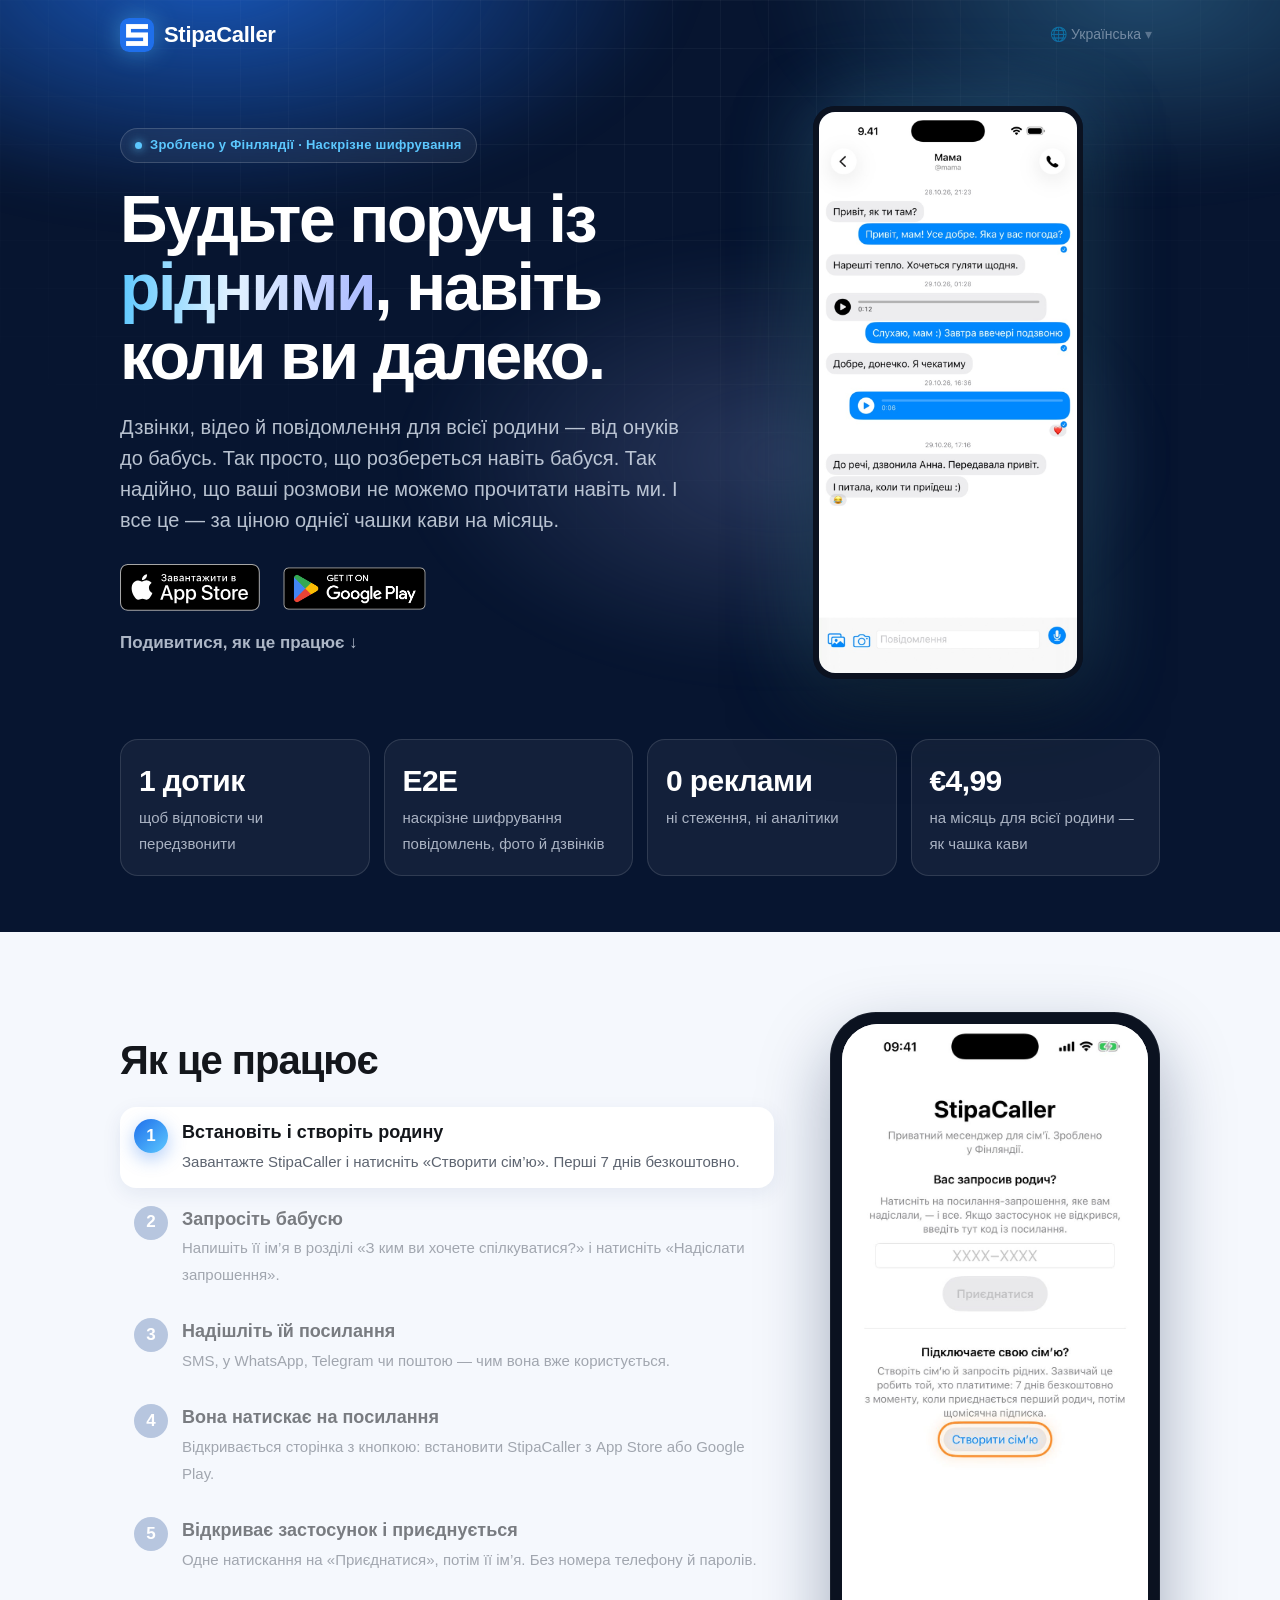
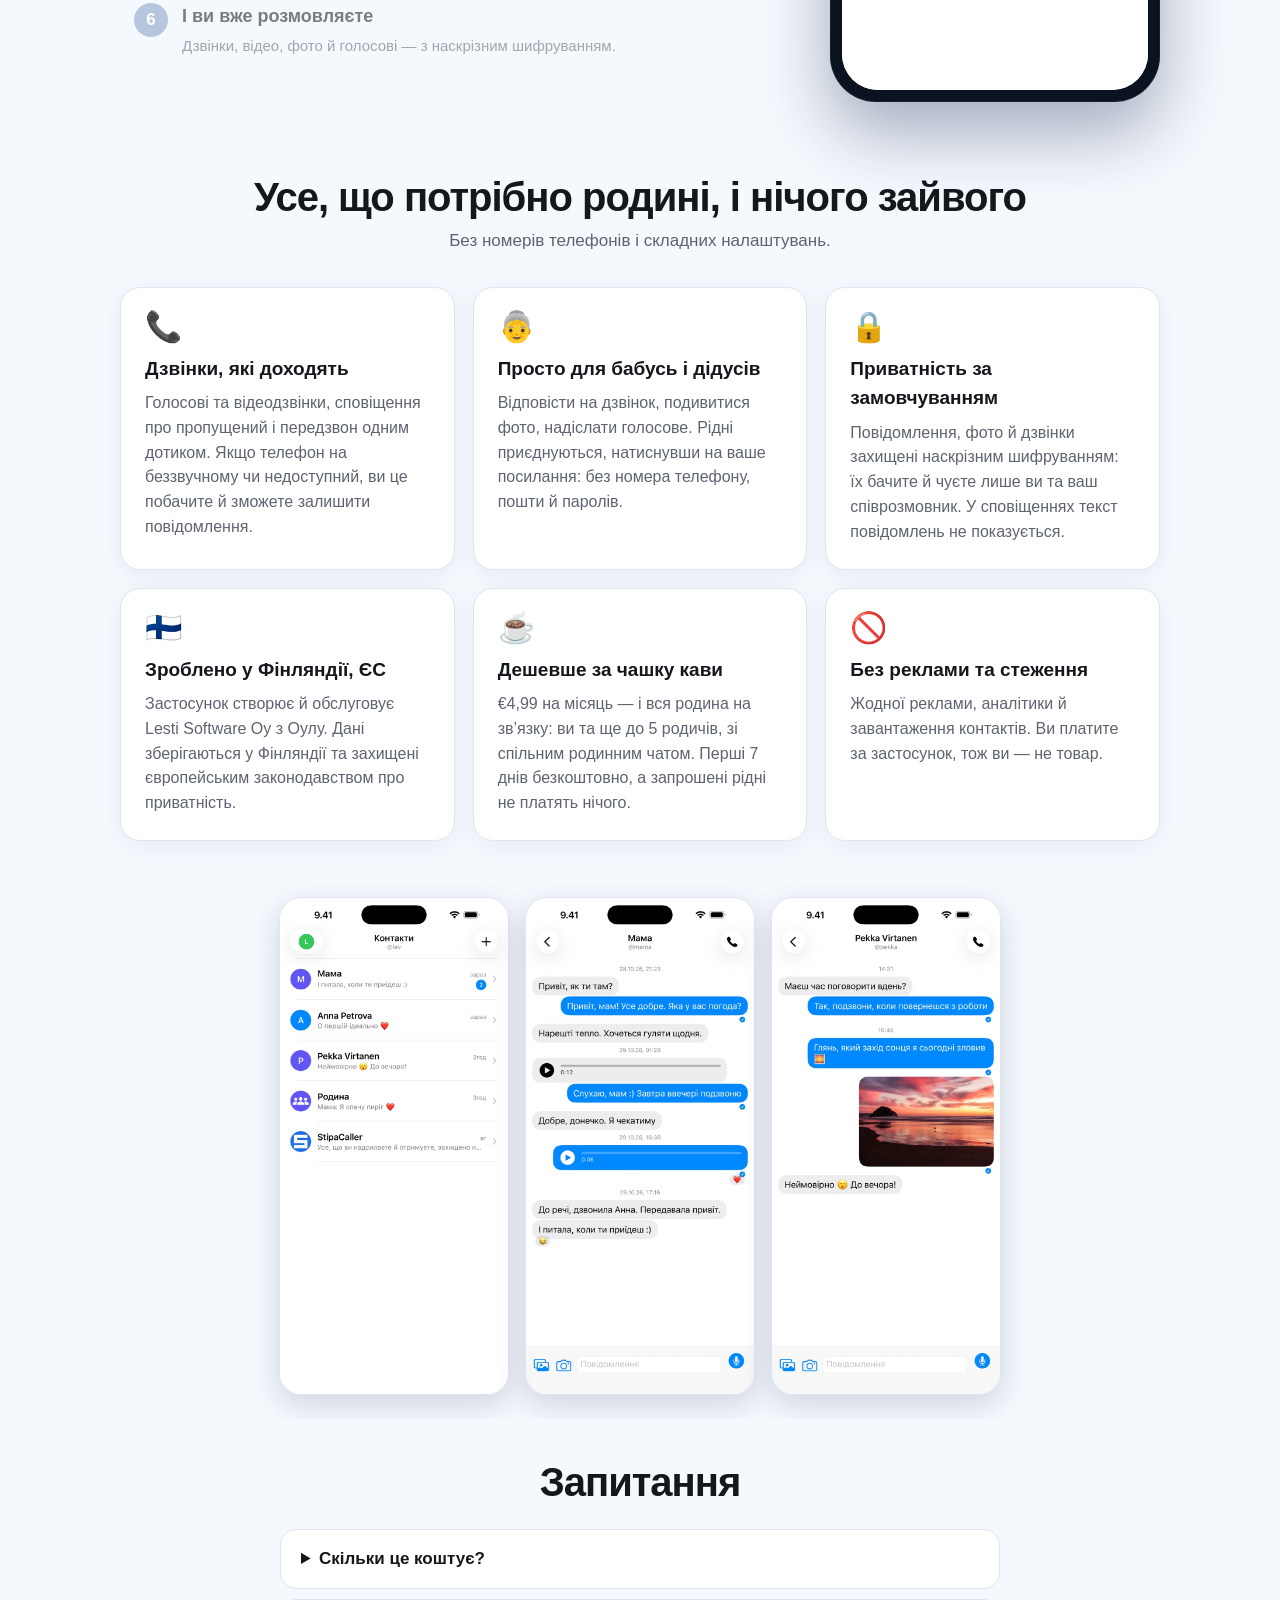
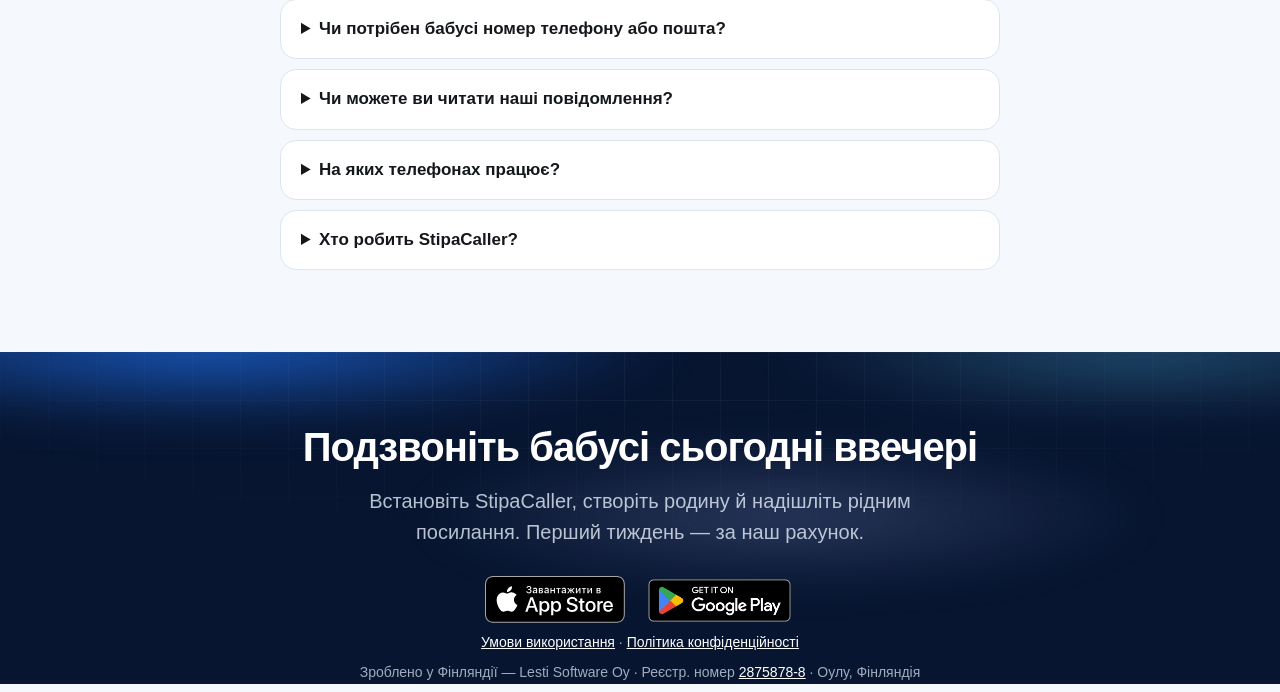
<file: uk/index.html>
<!doctype html>
<html lang="uk" dir="ltr">
<head>
<meta charset="utf-8">
<meta name="viewport" content="width=device-width, initial-scale=1">
<title>StipaCaller — Дзвінки та повідомлення родині</title>
<meta name="description" content="Прості й приватні дзвінки та повідомлення для родини. Зроблено у Фінляндії.">
<link rel="icon" href="../img/icon.png">
<link rel="canonical" href="https://stipacaller.fi/uk/">
<meta property="og:type" content="website">
<meta property="og:site_name" content="StipaCaller">
<meta property="og:title" content="StipaCaller — Дзвінки та повідомлення родині">
<meta property="og:description" content="Прості й приватні дзвінки та повідомлення для родини. Зроблено у Фінляндії.">
<meta property="og:url" content="https://stipacaller.fi/uk/">
<meta property="og:image" content="https://stipacaller.fi/og/og-uk.png">
<meta property="og:image:width" content="1200">
<meta property="og:image:height" content="630">
<meta property="og:locale" content="uk_UA">
<meta name="twitter:card" content="summary_large_image">
<link rel="stylesheet" href="../home.css">
<link rel="alternate" hreflang="en" href="https://stipacaller.fi/">
<link rel="alternate" hreflang="ru" href="https://stipacaller.fi/ru/">
<link rel="alternate" hreflang="de" href="https://stipacaller.fi/de/">
<link rel="alternate" hreflang="fi" href="https://stipacaller.fi/fi/">
<link rel="alternate" hreflang="uk" href="https://stipacaller.fi/uk/">
<link rel="alternate" hreflang="es" href="https://stipacaller.fi/es/">
<link rel="alternate" hreflang="he" href="https://stipacaller.fi/he/">
<link rel="alternate" hreflang="ar" href="https://stipacaller.fi/ar/">

</head>
<body>
<div class="night">
  <nav class="top wrap">
    <a class="brand" href="./"><img src="../img/icon.png" alt="" width="34" height="34">StipaCaller</a>
    <details class="langmenu"><summary>🌐 Українська</summary><div><a href="../en/" hreflang="en" lang="en" data-lang="en">English</a><a href="../ru/" hreflang="ru" lang="ru" data-lang="ru">Русский</a><a href="../de/" hreflang="de" lang="de" data-lang="de">Deutsch</a><a href="../fi/" hreflang="fi" lang="fi" data-lang="fi">Suomi</a><a href="../uk/" hreflang="uk" lang="uk" aria-current=page data-lang="uk">Українська</a><a href="../es/" hreflang="es" lang="es" data-lang="es">Español</a><a href="../he/" hreflang="he" lang="he" data-lang="he">עברית</a><a href="../ar/" hreflang="ar" lang="ar" data-lang="ar">العربية</a></div></details>
  </nav>
  <header class="hero wrap">
    <div class="copy">
      <p class="tag glass"><i></i>Зроблено у Фінляндії · Наскрізне шифрування</p>
      <h1>Будьте поруч із <span class="grad">рідними</span>, навіть коли ви далеко.</h1>
      <p class="lead">Дзвінки, відео й повідомлення для всієї родини — від онуків до бабусь. Так просто, що розбереться навіть бабуся. Так надійно, що ваші розмови не можемо прочитати навіть ми. І все це — за ціною однієї чашки кави на місяць.</p>
      <div class="stores"><a class="badge" href="https://apps.apple.com/app/id6763939059"><img class="appstore" src="../badges/appstore-uk.svg" alt="Завантажити в App Store"></a><a class="badge" href="https://play.google.com/store/apps/details?id=com.stipacaller&amp;hl=uk"><img class="play" src="../badges/play-uk.png" alt="Доступно в Google Play"></a></div>
      <p class="how"><a href="#demo">Подивитися, як це працює ↓</a></p>
    </div>
    <div class="visual nophoto"><img class="phone" src="../img/02-chat-mama-uk.jpg" alt="" width="390" height="847"></div>
  </header>
  <div class="stats wrap"><div class="stat"><b>1 дотик</b><span>щоб відповісти чи передзвонити</span></div><div class="stat"><b>E2E</b><span>наскрізне шифрування повідомлень, фото й дзвінків</span></div><div class="stat"><b>0 реклами</b><span>ні стеження, ні аналітики</span></div><div class="stat"><b>€4,99</b><span>на місяць для всієї родини — як чашка кави</span></div></div>
</div>
<main>
  <section id="demo" class="demo wrap">
    <div class="demo-copy">
      <h2>Як це працює</h2>
      <ol class="steps"><li data-step="0"><button type="button"><b>Встановіть і створіть родину</b><span>Завантажте StipaCaller і натисніть «Створити сім’ю». Перші 7 днів безкоштовно.</span></button></li><li data-step="1"><button type="button"><b>Запросіть бабусю</b><span>Напишіть її ім’я в розділі «З ким ви хочете спілкуватися?» і натисніть «Надіслати запрошення».</span></button></li><li data-step="2"><button type="button"><b>Надішліть їй посилання</b><span>SMS, у WhatsApp, Telegram чи поштою — чим вона вже користується.</span></button></li><li data-step="3"><button type="button"><b>Вона натискає на посилання</b><span>Відкривається сторінка з кнопкою: встановити StipaCaller з App Store або Google Play.</span></button></li><li data-step="4"><button type="button"><b>Відкриває застосунок і приєднується</b><span>Одне натискання на «Приєднатися», потім її ім’я. Без номера телефону й паролів.</span></button></li><li data-step="5"><button type="button"><b>І ви вже розмовляєте</b><span>Дзвінки, відео, фото й голосові — з наскрізним шифруванням.</span></button></li></ol>
    </div>
    <div class="device" aria-hidden="true">
      <div class="screen">
        <img class="slide" data-step="0" src="../how/uk/1a-welcome.jpg" alt=""><img class="slide" data-step="0" src="../how/uk/1b-confirm.jpg" alt=""><img class="slide" data-step="0" src="../how/uk/1c-about.jpg" alt=""><img class="slide" data-step="1" src="../how/uk/2a-composer.jpg" alt=""><div class="slide share" data-step="2"><img src="../how/uk/2b-sharebg.jpg" alt=""><div class="sheet"><div class="sheethead"><img src="../img/icon.png" alt=""><div><b>Тарас запрошує вас у StipaCaller</b><small>stipacaller.lestisoftware.fi</small></div></div><div class="apps"><span class="app msgs"><i class="ringed"><svg viewBox="0 0 24 24" width="30" height="30" fill="#fff"><path d="M12 3C6.5 3 2 6.6 2 11c0 2.4 1.3 4.5 3.4 6-.2 1.3-.9 2.6-2 3.6 2.2-.1 4-.9 5.2-1.9 1.1.3 2.2.4 3.4.4 5.5 0 10-3.6 10-8s-4.5-8-10-8z"/></svg></i><small>Повідомлення</small></span><span class="app mail"><i class=""><svg viewBox="0 0 24 24" width="30" height="30" fill="none" stroke="#fff" stroke-width="1.8"><rect x="3" y="6" width="18" height="12" rx="2"/><path d="M3.5 7l8.5 6 8.5-6"/></svg></i><small>Пошта</small></span><span class="app notes"><i class=""><svg viewBox="0 0 24 24" width="30" height="30" fill="none" stroke="#c9a100" stroke-width="1.6"><path d="M6 8h12M6 12h12M6 16h8"/></svg></i><small>Нотатки</small></span><span class="app more"><i class="">•••</i><small>Більше</small></span></div><div class="act">Скопіювати<span>⧉</span></div></div></div><div class="slide sms" data-step="2"><div class="sbar" style="color:#111"><span dir="ltr">09:41</span><i></i><svg viewBox="0 0 64 14" width="64" height="14" fill="#111" aria-hidden="true"><rect x="0" y="9" width="3" height="5" rx="1"/><rect x="5" y="6" width="3" height="8" rx="1"/><rect x="10" y="3" width="3" height="11" rx="1"/><rect x="15" y="0" width="3" height="14" rx="1"/><path d="M30 12.5l2-2.3a3 3 0 0 0-4 0zM25.6 7.6l1.4 1.5a4.6 4.6 0 0 1 6 0l1.4-1.5a6.6 6.6 0 0 0-8.8 0zM23.2 5l1.4 1.5a8 8 0 0 1 10.8 0L36.8 5a10 10 0 0 0-13.6 0z"/><rect x="42" y="2" width="19" height="10" rx="3" fill="none" stroke="#111" stroke-opacity=".5"/><rect x="44" y="4" width="15" height="6" rx="1.5" fill="#34c759"/><rect x="62" y="5" width="1.5" height="4" rx=".7" fill-opacity=".5"/></svg></div><div class="smshead"><span class="av">Б</span><b>Бабуся</b><small dir="ltr">+380 67 123 4567</small></div><div class="smsbody out"><small class="kind">SMS · 09:41</small><div class="bubble"><p>Тарас запрошує вас у StipaCaller: https://stipacaller.lestisoftware.fi/i/K7PMQ2XD</p><p>Натисніть на посилання, щоб приєднатися. Якщо після встановлення застосунок не покаже запрошення, натисніть на посилання ще раз.</p></div><small class="dlv">Доставлено</small></div><div class="smsbar"><span class="plus">+</span><span class="field">SMS<i>🎙</i></span></div><span class="home"></span></div><div class="slide sms" data-step="2"><div class="sbar" style="color:#111"><span dir="ltr">09:41</span><i></i><svg viewBox="0 0 64 14" width="64" height="14" fill="#111" aria-hidden="true"><rect x="0" y="9" width="3" height="5" rx="1"/><rect x="5" y="6" width="3" height="8" rx="1"/><rect x="10" y="3" width="3" height="11" rx="1"/><rect x="15" y="0" width="3" height="14" rx="1"/><path d="M30 12.5l2-2.3a3 3 0 0 0-4 0zM25.6 7.6l1.4 1.5a4.6 4.6 0 0 1 6 0l1.4-1.5a6.6 6.6 0 0 0-8.8 0zM23.2 5l1.4 1.5a8 8 0 0 1 10.8 0L36.8 5a10 10 0 0 0-13.6 0z"/><rect x="42" y="2" width="19" height="10" rx="3" fill="none" stroke="#111" stroke-opacity=".5"/><rect x="44" y="4" width="15" height="6" rx="1.5" fill="#34c759"/><rect x="62" y="5" width="1.5" height="4" rx=".7" fill-opacity=".5"/></svg></div><div class="smshead"><span class="av">Т</span><b>Тарас</b></div><div class="smsbody in"><small class="kind">SMS · 09:41</small><div class="bubble"><p>Тарас запрошує вас у StipaCaller: <span class="lnk">https://stipacaller.lestisoftware.fi/i/K7PMQ2XD</span></p><p>Натисніть на посилання, щоб приєднатися. Якщо після встановлення застосунок не покаже запрошення, натисніть на посилання ще раз.</p></div></div><div class="smsbar"><span class="plus">+</span><span class="field">SMS<i>🎙</i></span></div><span class="home"></span></div><img class="slide" data-step="3" src="../how/uk/4a-link.jpg" alt=""><div class="slide store" data-step="3"><div class="sbar" style="color:#111"><span dir="ltr">09:41</span><i></i><svg viewBox="0 0 64 14" width="64" height="14" fill="#111" aria-hidden="true"><rect x="0" y="9" width="3" height="5" rx="1"/><rect x="5" y="6" width="3" height="8" rx="1"/><rect x="10" y="3" width="3" height="11" rx="1"/><rect x="15" y="0" width="3" height="14" rx="1"/><path d="M30 12.5l2-2.3a3 3 0 0 0-4 0zM25.6 7.6l1.4 1.5a4.6 4.6 0 0 1 6 0l1.4-1.5a6.6 6.6 0 0 0-8.8 0zM23.2 5l1.4 1.5a8 8 0 0 1 10.8 0L36.8 5a10 10 0 0 0-13.6 0z"/><rect x="42" y="2" width="19" height="10" rx="3" fill="none" stroke="#111" stroke-opacity=".5"/><rect x="44" y="4" width="15" height="6" rx="1.5" fill="#34c759"/><rect x="62" y="5" width="1.5" height="4" rx=".7" fill-opacity=".5"/></svg></div><div class="storehead"><img src="../img/icon.png" alt=""><div><b>StipaCaller</b><small>Дзвінки та повідомлення родині</small><div class="getrow"><span class="get">Завантажити</span><small>Покупки в програмі</small></div></div></div><div class="storeshots"><img src="../img/01-contacts-uk.jpg" alt=""><img src="../img/02-chat-mama-uk.jpg" alt=""></div><span class="home"></span></div><img class="slide" data-step="4" src="../how/uk/5b-invited.jpg" alt=""><img class="slide" data-step="4" src="../how/uk/5c-about.jpg" alt=""><img class="slide" data-step="5" src="../how/uk/6a-contacts.jpg" alt=""><div class="slide call" data-step="5"><div class="sbar" style="color:#fff"><span dir="ltr">09:41</span><i></i><svg viewBox="0 0 64 14" width="64" height="14" fill="#fff" aria-hidden="true"><rect x="0" y="9" width="3" height="5" rx="1"/><rect x="5" y="6" width="3" height="8" rx="1"/><rect x="10" y="3" width="3" height="11" rx="1"/><rect x="15" y="0" width="3" height="14" rx="1"/><path d="M30 12.5l2-2.3a3 3 0 0 0-4 0zM25.6 7.6l1.4 1.5a4.6 4.6 0 0 1 6 0l1.4-1.5a6.6 6.6 0 0 0-8.8 0zM23.2 5l1.4 1.5a8 8 0 0 1 10.8 0L36.8 5a10 10 0 0 0-13.6 0z"/><rect x="42" y="2" width="19" height="10" rx="3" fill="none" stroke="#fff" stroke-opacity=".5"/><rect x="44" y="4" width="15" height="6" rx="1.5" fill="#34c759"/><rect x="62" y="5" width="1.5" height="4" rx=".7" fill-opacity=".5"/></svg></div><span class="av big">👵</span><b>Бабуся</b>
          <small class="connected">🔒 З’єднано · зашифровано</small>
          <div class="btns"><span class="no">✕<em>Завершити</em></span></div></div>
      </div>
    </div>
  </section>
  <section id="features" class="wrap">
    <h2>Усе, що потрібно родині, і нічого зайвого</h2>
    <p class="sub">Без номерів телефонів і складних налаштувань.</p>
    <div class="feats"><article class="feat"><div class="emoji" aria-hidden="true">📞</div><h3>Дзвінки, які доходять</h3><p>Голосові та відеодзвінки, сповіщення про пропущений і передзвон одним дотиком. Якщо телефон на беззвучному чи недоступний, ви це побачите й зможете залишити повідомлення.</p></article><article class="feat"><div class="emoji" aria-hidden="true">👵</div><h3>Просто для бабусь і дідусів</h3><p>Відповісти на дзвінок, подивитися фото, надіслати голосове. Рідні приєднуються, натиснувши на ваше посилання: без номера телефону, пошти й паролів.</p></article><article class="feat"><div class="emoji" aria-hidden="true">🔒</div><h3>Приватність за замовчуванням</h3><p>Повідомлення, фото й дзвінки захищені наскрізним шифруванням: їх бачите й чуєте лише ви та ваш співрозмовник. У сповіщеннях текст повідомлень не показується.</p></article><article class="feat"><div class="emoji" aria-hidden="true">🇫🇮</div><h3>Зроблено у Фінляндії, ЄС</h3><p>Застосунок створює й обслуговує Lesti Software Oy з Оулу. Дані зберігаються у Фінляндії та захищені європейським законодавством про приватність.</p></article><article class="feat"><div class="emoji" aria-hidden="true">☕</div><h3>Дешевше за чашку кави</h3><p>€4,99 на місяць — і вся родина на зв’язку: ви та ще до 5 родичів, зі спільним родинним чатом. Перші 7 днів безкоштовно, а запрошені рідні не платять нічого.</p></article><article class="feat"><div class="emoji" aria-hidden="true">🚫</div><h3>Без реклами та стеження</h3><p>Жодної реклами, аналітики й завантаження контактів. Ви платите за застосунок, тож ви — не товар.</p></article></div>
  </section>
  <div class="shots"><img src="../img/01-contacts-uk.jpg" alt="" width="390" height="847" loading="lazy"><img src="../img/02-chat-mama-uk.jpg" alt="" width="390" height="847" loading="lazy"><img src="../img/03-chat-pekka-photo-uk.jpg" alt="" width="390" height="847" loading="lazy"></div>
  <section class="wrap faq">
    <h2>Запитання</h2>
    <details><summary>Скільки це коштує?</summary><p>Перші 7 днів безкоштовно — від моменту, коли приєднається перший родич. Далі одна підписка за €4,99 на місяць для вас і до 5 членів родини. Запрошені рідні нічого не платять.</p></details><details><summary>Чи потрібен бабусі номер телефону або пошта?</summary><p>Ні. Ви надсилаєте їй посилання-запрошення, вона встановлює застосунок, натискає на посилання — і готово. Номер телефону не потрібен: у кожного просто ім’я користувача.</p></details><details><summary>Чи можете ви читати наші повідомлення?</summary><p>Ні. Повідомлення, фото й дзвінки шифруються просто на ваших телефонах. Наші сервери у Фінляндії лише передають дані, які самі відкрити не можуть.</p></details><details><summary>На яких телефонах працює?</summary><p>На iPhone та Android. Застосунок українською, російською, англійською, німецькою, фінською, іспанською, івритом і арабською.</p></details><details><summary>Хто робить StipaCaller?</summary><p>Lesti Software Oy — невелика компанія з Оулу, Фінляндія. Пишіть нам: <a href="mailto:lev@lestisoftware.fi" dir="ltr">lev@lestisoftware.fi</a>.</p></details>
  </section>
</main>
<section class="night cta">
  <div class="wrap">
    <h2>Подзвоніть бабусі сьогодні ввечері</h2>
    <p class="lead">Встановіть StipaCaller, створіть родину й надішліть рідним посилання. Перший тиждень — за наш рахунок.</p>
    <div class="stores"><a class="badge" href="https://apps.apple.com/app/id6763939059"><img class="appstore" src="../badges/appstore-uk.svg" alt="Завантажити в App Store"></a><a class="badge" href="https://play.google.com/store/apps/details?id=com.stipacaller&amp;hl=uk"><img class="play" src="../badges/play-uk.png" alt="Доступно в Google Play"></a></div>
  </div>
  <footer class="wrap">
    <p><a href="/eula.html">Умови використання</a> · <a href="/privacy.html">Політика конфіденційності</a></p>
    <p class="muted">Зроблено у Фінляндії — Lesti Software Oy · Реєстр. номер <a href="https://tietopalvelu.ytj.fi/yritys/2875878-8" dir="ltr">2875878-8</a> · Оулу, Фінляндія</p>
  </footer>
</section>
<script>
document.querySelectorAll('[data-lang]').forEach(function(a){a.addEventListener('click',function(){try{localStorage.setItem('lang',a.dataset.lang)}catch(e){}})});
</script>
<script>
(function(){var root=document.getElementById('demo');if(!root)return;
var frames=[].slice.call(root.querySelectorAll('.slide')),steps=[].slice.call(root.querySelectorAll('.steps li')),cur=0,timer=null;
function show(i){cur=i;var st=+frames[i].dataset.step;frames.forEach(function(f,k){f.classList.toggle('on',k===i)});steps.forEach(function(s){s.classList.toggle('on',+s.dataset.step===st)})}
function play(){clearTimeout(timer);timer=setTimeout(function(){show((cur+1)%frames.length);play()},cur===0?2000:3000)}
steps.forEach(function(s){s.querySelector('button').addEventListener('click',function(){for(var k=0;k<frames.length;k++){if(+frames[k].dataset.step===+s.dataset.step){show(k);break}}play()})});
show(0);
if(window.matchMedia&&matchMedia('(prefers-reduced-motion: reduce)').matches)return;
if(!('IntersectionObserver' in window)){play();return}
var io=new IntersectionObserver(function(es){if(es[0].isIntersecting){io.disconnect();play()}},{threshold:.25});io.observe(root)})();
</script>
<script>
(function(){try{var q=new URLSearchParams(location.search),src=q.get('utm_source');if(!src)return;
var camp=q.get('utm_campaign')||'',cont=q.get('utm_content')||'',med=q.get('utm_medium')||'';
var slug=function(x){return x.toLowerCase().normalize('NFKD').replace(/[^a-z0-9]+/g,'-').replace(/^-|-$/g,'')};
var ref=['utm_source='+src,'utm_medium='+med,'utm_campaign='+camp,'utm_content='+cont].join('&');
var ct=slug(camp+'-'+cont.split(/\s/)[0]).slice(0,30),pt='128825707';
document.querySelectorAll('a.badge').forEach(function(a){var h=a.getAttribute('href');
if(h.indexOf('play.google.com')>=0)a.href=h+'&referrer='+encodeURIComponent(ref);
else if(pt&&h.indexOf('apps.apple.com')>=0)a.href=h.replace('/app/id','/app/apple-store/id')+(h.indexOf('?')>=0?'&':'?')+'pt='+pt+'&ct='+encodeURIComponent(ct)+'&mt=8';});
}catch(e){}})();
</script>
</body>
</html>
</file>
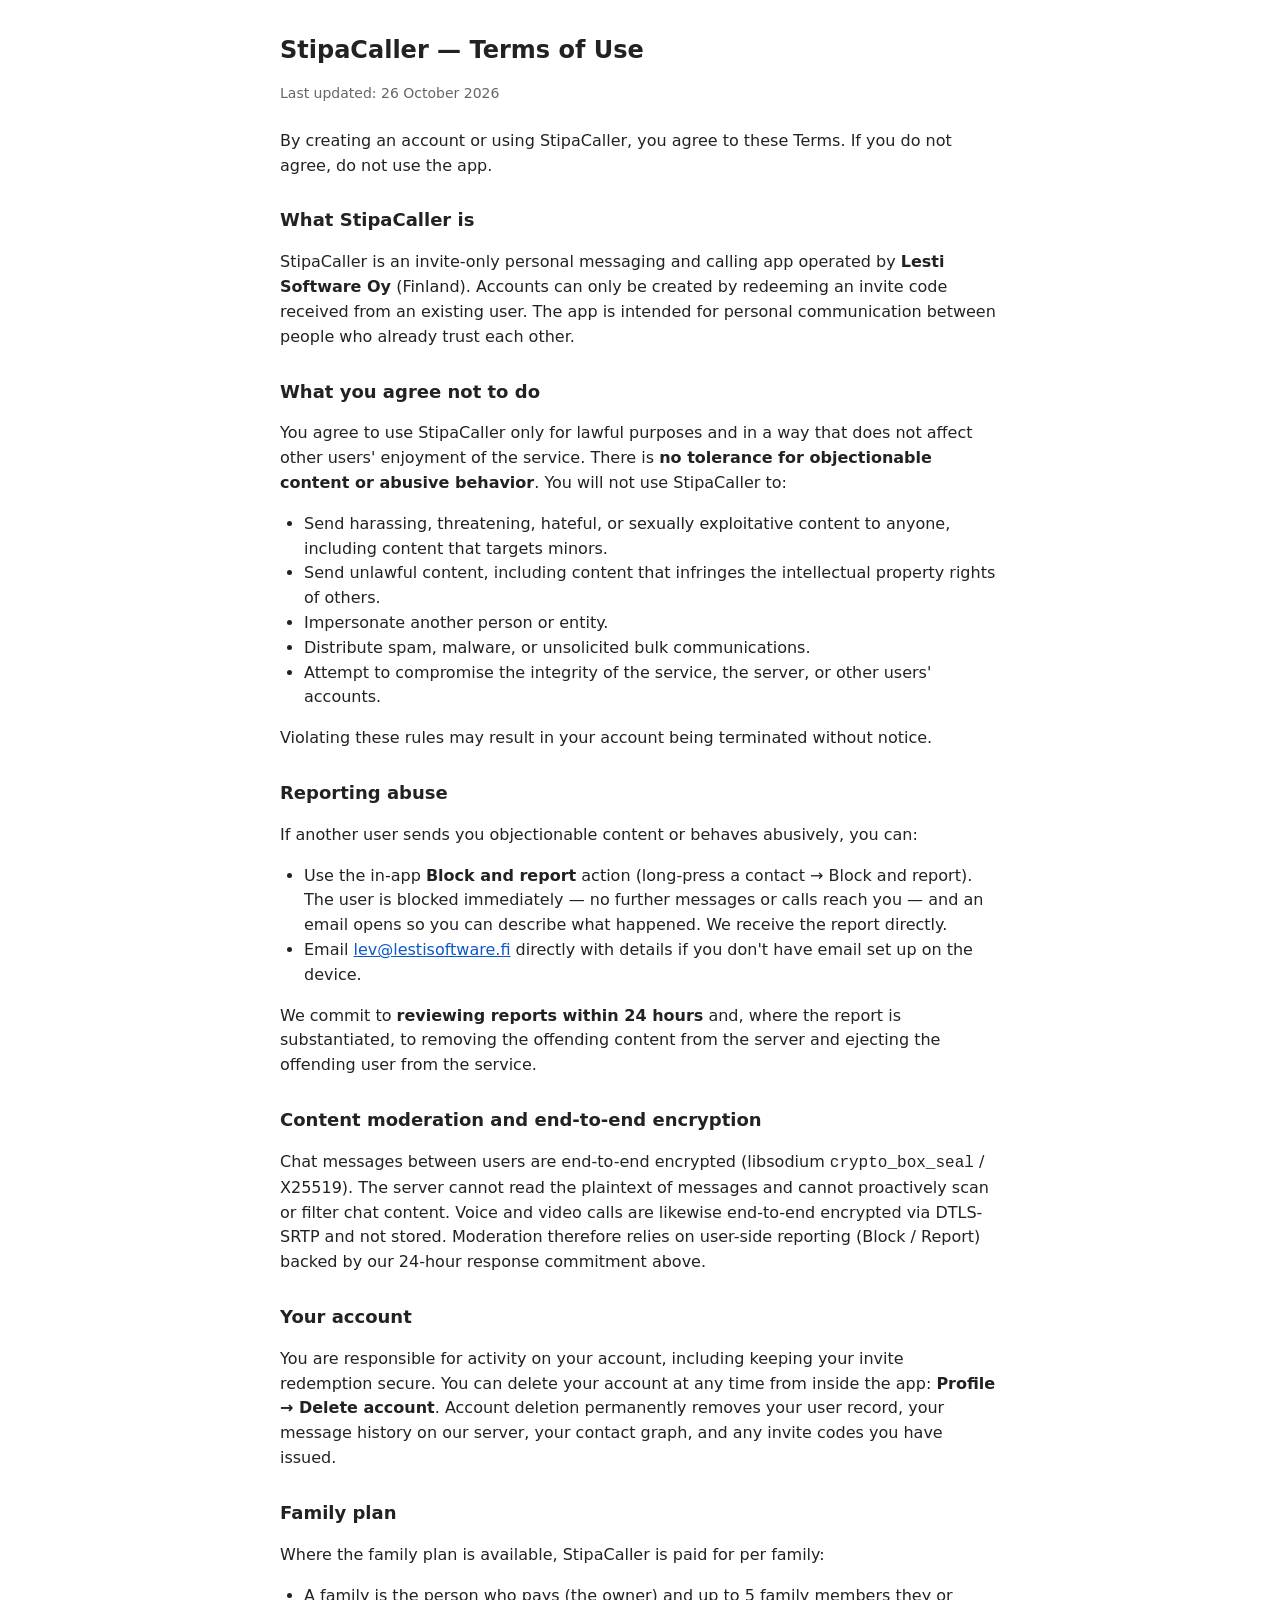
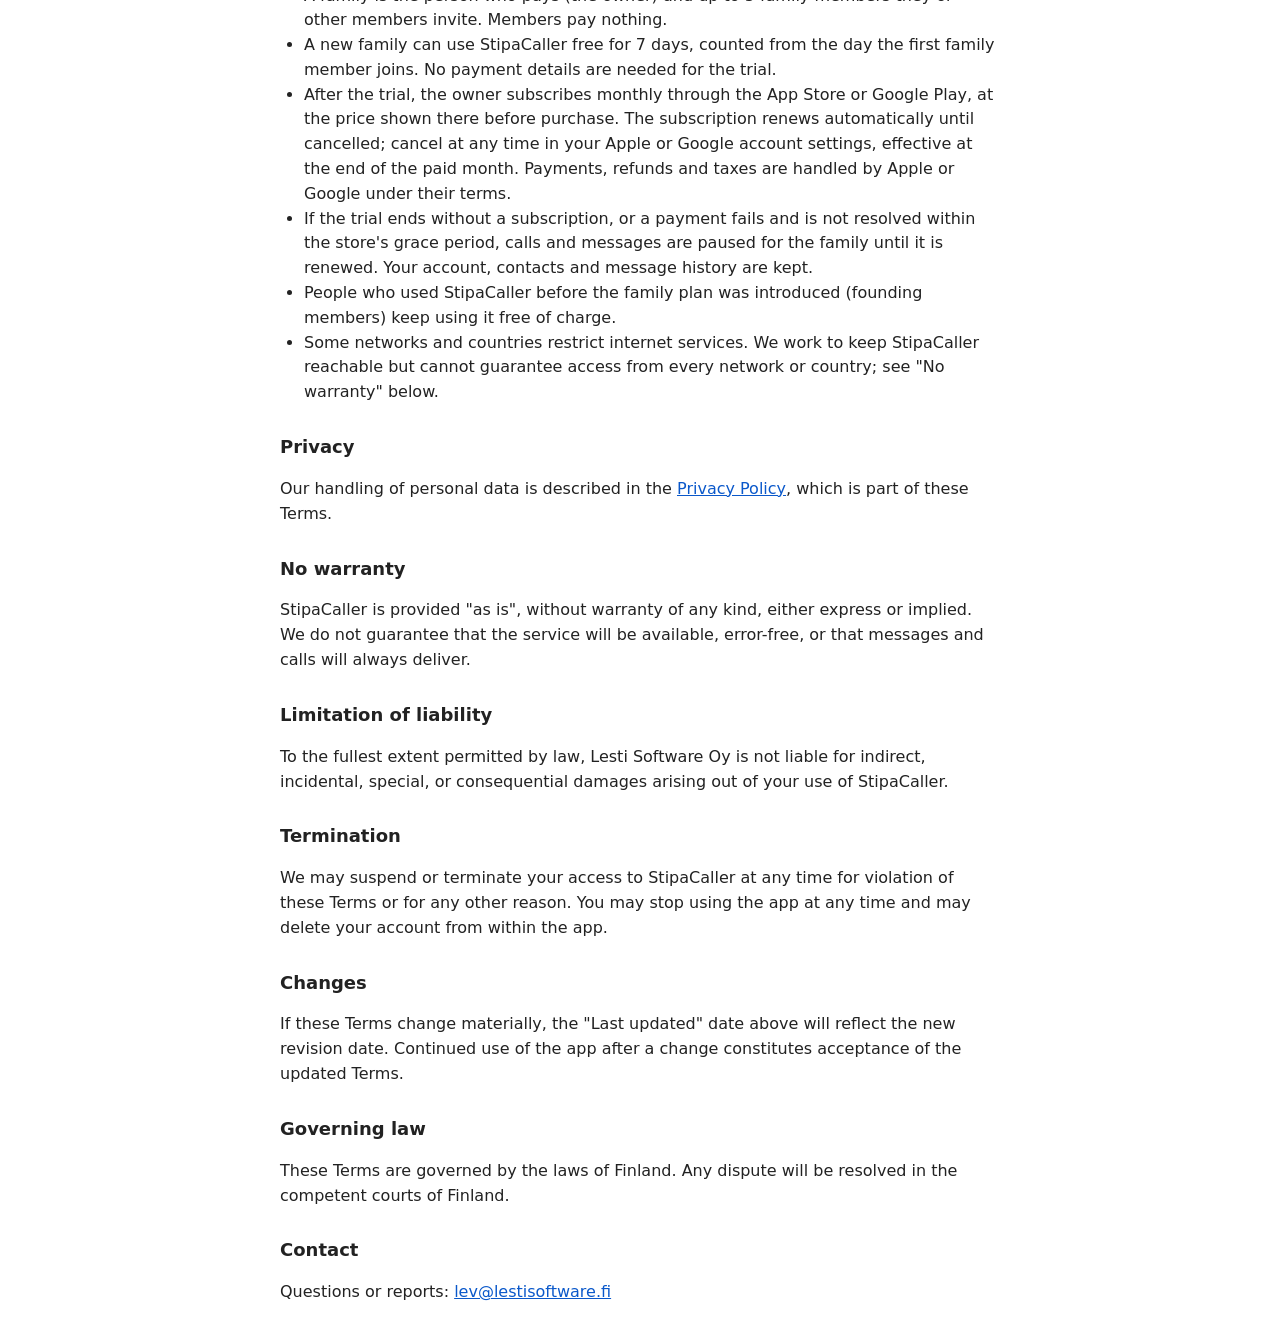
<file: eula.html>
<!DOCTYPE html>
<html lang="en">
<head>
<meta charset="utf-8">
<meta name="viewport" content="width=device-width, initial-scale=1">
<title>StipaCaller — Terms of Use</title>
<style>
body { font: 16px/1.55 -apple-system, system-ui, sans-serif; max-width: 720px; margin: 32px auto; padding: 0 20px; color: #222; }
h1 { font-size: 24px; margin-bottom: 4px; }
h2 { font-size: 18px; margin-top: 28px; }
.updated { color: #666; font-size: 14px; margin-bottom: 24px; }
ul { padding-left: 24px; }
a { color: #0a58ca; }
strong { font-weight: 600; }
</style>
</head>
<body>

<h1>StipaCaller — Terms of Use</h1>
<p class="updated">Last updated: 26 October 2026</p>

<p>By creating an account or using StipaCaller, you agree to these Terms.
If you do not agree, do not use the app.</p>

<h2>What StipaCaller is</h2>
<p>StipaCaller is an invite-only personal messaging and calling app
operated by <strong>Lesti Software Oy</strong> (Finland). Accounts can
only be created by redeeming an invite code received from an existing
user. The app is intended for personal communication between people
who already trust each other.</p>

<h2>What you agree not to do</h2>
<p>You agree to use StipaCaller only for lawful purposes and in a way
that does not affect other users' enjoyment of the service. There is
<strong>no tolerance for objectionable content or abusive
behavior</strong>. You will not use StipaCaller to:</p>
<ul>
  <li>Send harassing, threatening, hateful, or sexually exploitative
      content to anyone, including content that targets minors.</li>
  <li>Send unlawful content, including content that infringes the
      intellectual property rights of others.</li>
  <li>Impersonate another person or entity.</li>
  <li>Distribute spam, malware, or unsolicited bulk communications.</li>
  <li>Attempt to compromise the integrity of the service, the server,
      or other users' accounts.</li>
</ul>

<p>Violating these rules may result in your account being terminated
without notice.</p>

<h2>Reporting abuse</h2>
<p>If another user sends you objectionable content or behaves abusively,
you can:</p>
<ul>
  <li>Use the in-app <strong>Block and report</strong> action
      (long-press a contact &rarr; Block and report). The user is
      blocked immediately — no further messages or calls reach you —
      and an email opens so you can describe what happened. We
      receive the report directly.</li>
  <li>Email <a href="mailto:lev@lestisoftware.fi">lev@lestisoftware.fi</a>
      directly with details if you don't have email set up on the
      device.</li>
</ul>

<p>We commit to <strong>reviewing reports within 24 hours</strong> and,
where the report is substantiated, to removing the offending content
from the server and ejecting the offending user from the service.</p>

<h2>Content moderation and end-to-end encryption</h2>
<p>Chat messages between users are end-to-end encrypted (libsodium
<code>crypto_box_seal</code> / X25519). The server cannot read the
plaintext of messages and cannot proactively scan or filter chat
content. Voice and video calls are likewise end-to-end encrypted via
DTLS-SRTP and not stored. Moderation therefore relies on user-side
reporting (Block / Report) backed by our 24-hour response commitment
above.</p>

<h2>Your account</h2>
<p>You are responsible for activity on your account, including
keeping your invite redemption secure. You can delete your account
at any time from inside the app: <strong>Profile &rarr; Delete
account</strong>. Account deletion permanently removes your user
record, your message history on our server, your contact graph,
and any invite codes you have issued.</p>

<h2>Family plan</h2>
<p>Where the family plan is available, StipaCaller is paid for per family:</p>
<ul>
  <li>A family is the person who pays (the owner) and up to 5 family members
      they or other members invite. Members pay nothing.</li>
  <li>A new family can use StipaCaller free for 7 days, counted from the day
      the first family member joins. No payment details are needed for the
      trial.</li>
  <li>After the trial, the owner subscribes monthly through the App Store or
      Google Play, at the price shown there before purchase. The subscription
      renews automatically until cancelled; cancel at any time in your Apple
      or Google account settings, effective at the end of the paid month.
      Payments, refunds and taxes are handled by Apple or Google under their
      terms.</li>
  <li>If the trial ends without a subscription, or a payment fails and is not
      resolved within the store's grace period, calls and messages are paused
      for the family until it is renewed. Your account, contacts and message
      history are kept.</li>
  <li>People who used StipaCaller before the family plan was introduced
      (founding members) keep using it free of charge.</li>
  <li>Some networks and countries restrict internet services. We work to keep
      StipaCaller reachable but cannot guarantee access from every network or
      country; see "No warranty" below.</li>
</ul>

<h2>Privacy</h2>
<p>Our handling of personal data is described in the
<a href="/privacy.html">Privacy Policy</a>, which is part of these
Terms.</p>

<h2>No warranty</h2>
<p>StipaCaller is provided "as is", without warranty of any kind,
either express or implied. We do not guarantee that the service will
be available, error-free, or that messages and calls will always
deliver.</p>

<h2>Limitation of liability</h2>
<p>To the fullest extent permitted by law, Lesti Software Oy is not
liable for indirect, incidental, special, or consequential damages
arising out of your use of StipaCaller.</p>

<h2>Termination</h2>
<p>We may suspend or terminate your access to StipaCaller at any time
for violation of these Terms or for any other reason. You may stop
using the app at any time and may delete your account from within the
app.</p>

<h2>Changes</h2>
<p>If these Terms change materially, the "Last updated" date above
will reflect the new revision date. Continued use of the app after
a change constitutes acceptance of the updated Terms.</p>

<h2>Governing law</h2>
<p>These Terms are governed by the laws of Finland. Any dispute will
be resolved in the competent courts of Finland.</p>

<h2>Contact</h2>
<p>Questions or reports:
<a href="mailto:lev@lestisoftware.fi">lev@lestisoftware.fi</a></p>

</body>
</html>
</file>
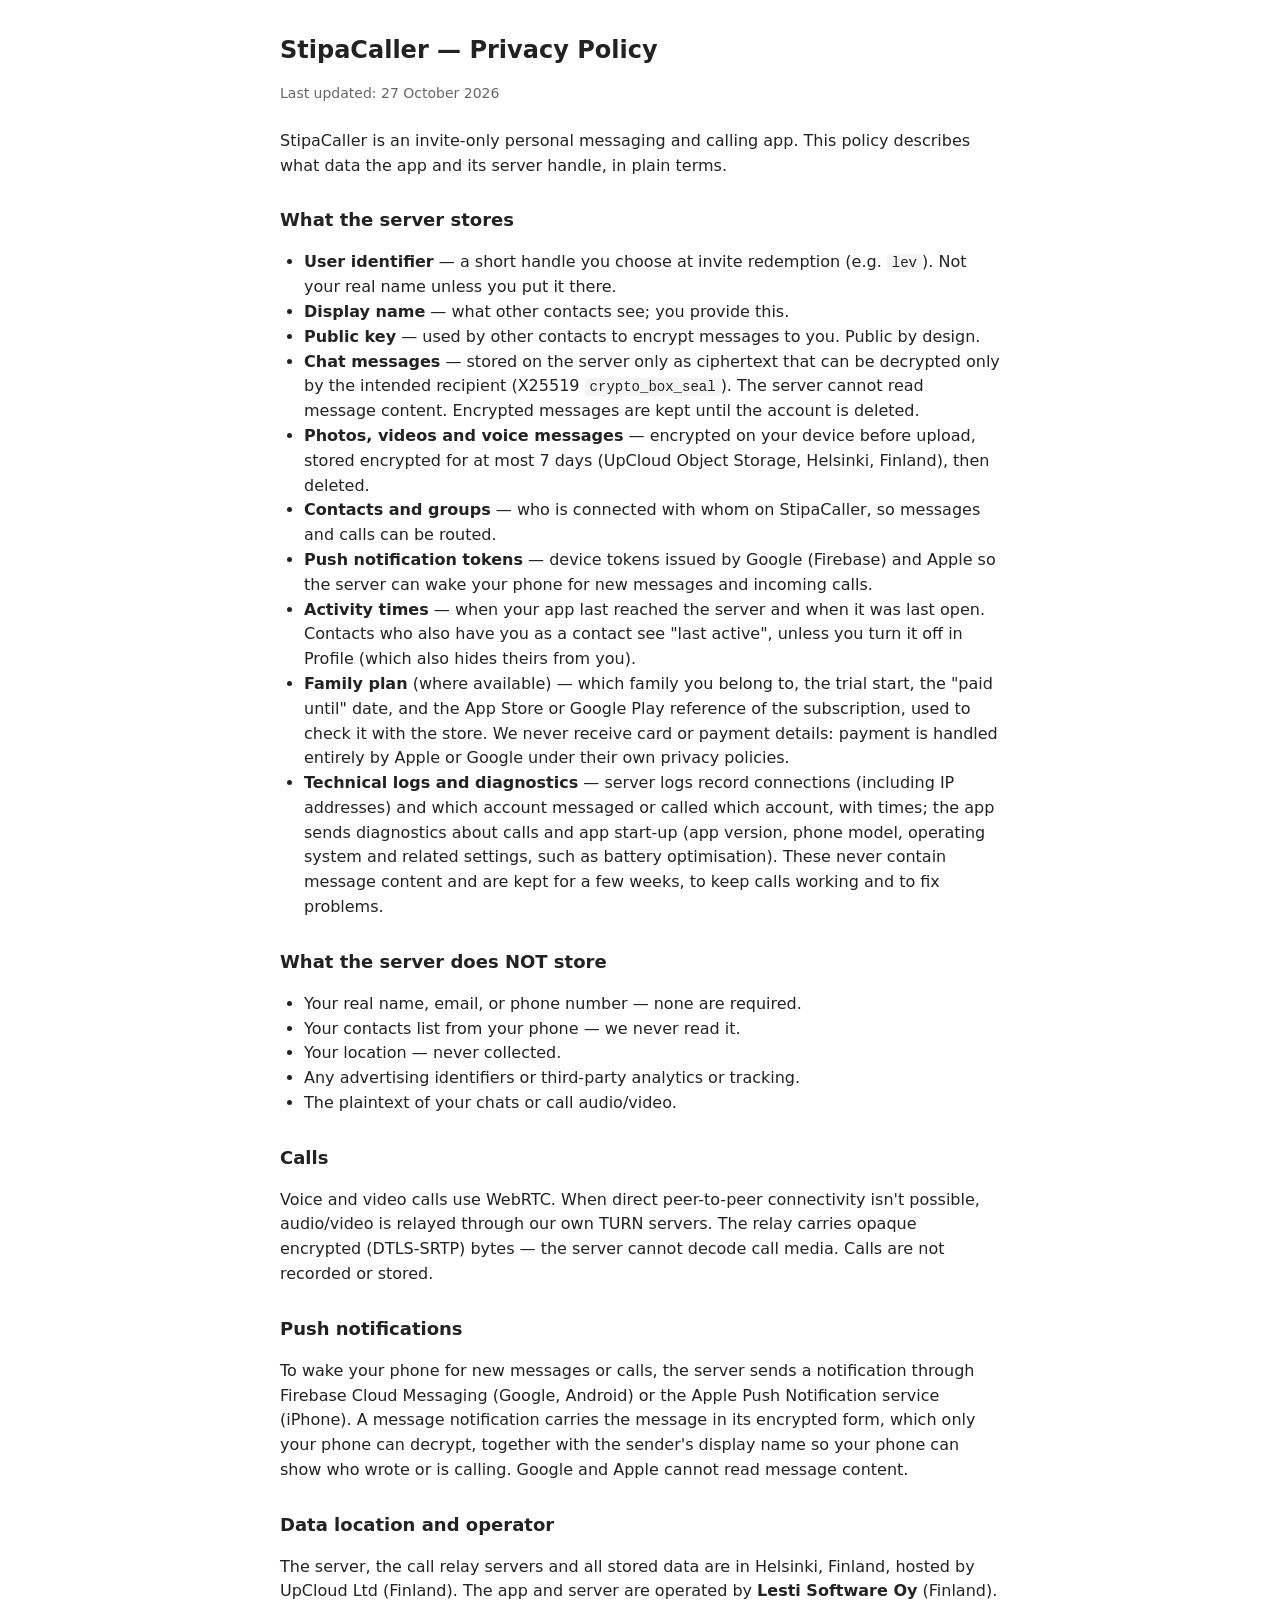
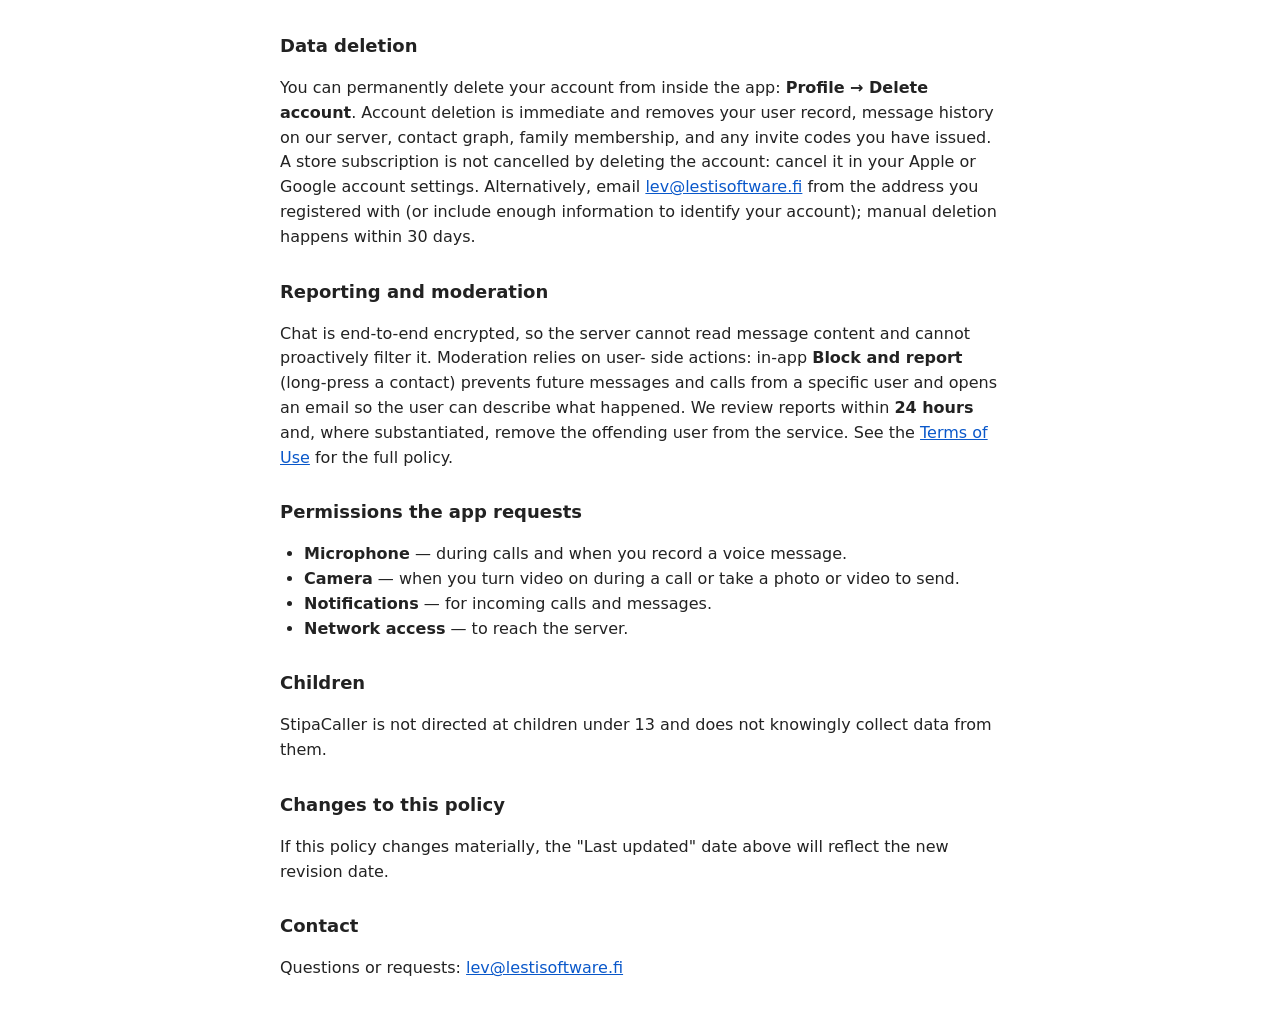
<file: privacy.html>
<!DOCTYPE html>
<html lang="en">
<head>
<meta charset="utf-8">
<meta name="viewport" content="width=device-width, initial-scale=1">
<title>StipaCaller — Privacy Policy</title>
<style>
body { font: 16px/1.55 -apple-system, system-ui, sans-serif; max-width: 720px; margin: 32px auto; padding: 0 20px; color: #222; }
h1 { font-size: 24px; margin-bottom: 4px; }
h2 { font-size: 18px; margin-top: 28px; }
.updated { color: #666; font-size: 14px; margin-bottom: 24px; }
ul { padding-left: 24px; }
code { background: #f4f4f4; padding: 1px 5px; border-radius: 3px; font-size: 14px; }
a { color: #0a58ca; }
</style>
</head>
<body>

<h1>StipaCaller — Privacy Policy</h1>
<p class="updated">Last updated: 27 October 2026</p>

<p>StipaCaller is an invite-only personal messaging and calling app. This policy
describes what data the app and its server handle, in plain terms.</p>

<h2>What the server stores</h2>
<ul>
  <li><strong>User identifier</strong> — a short handle you choose at invite
      redemption (e.g. <code>lev</code>). Not your real name unless you put it there.</li>
  <li><strong>Display name</strong> — what other contacts see; you provide this.</li>
  <li><strong>Public key</strong> — used by other contacts to encrypt messages
      to you. Public by design.</li>
  <li><strong>Chat messages</strong> — stored on the server only as ciphertext
      that can be decrypted only by the intended recipient (X25519
      <code>crypto_box_seal</code>). The server cannot read message content.
      Encrypted messages are kept until the account is deleted.</li>
  <li><strong>Photos, videos and voice messages</strong> — encrypted on your
      device before upload, stored encrypted for at most 7 days
      (UpCloud Object Storage, Helsinki, Finland), then deleted.</li>
  <li><strong>Contacts and groups</strong> — who is connected with whom on
      StipaCaller, so messages and calls can be routed.</li>
  <li><strong>Push notification tokens</strong> — device tokens issued by Google
      (Firebase) and Apple so the server can wake your phone for new messages
      and incoming calls.</li>
  <li><strong>Activity times</strong> — when your app last reached the server
      and when it was last open. Contacts who also have you as a contact see
      "last active", unless you turn it off in Profile (which also hides
      theirs from you).</li>
  <li><strong>Family plan</strong> (where available) — which family you belong
      to, the trial start, the "paid until" date, and the App Store or Google
      Play reference of the subscription, used to check it with the store. We
      never receive card or payment details: payment is handled entirely by
      Apple or Google under their own privacy policies.</li>
  <li><strong>Technical logs and diagnostics</strong> — server logs record
      connections (including IP addresses) and which account messaged or
      called which account, with times; the app sends diagnostics about
      calls and app start-up (app version, phone model, operating system and
      related settings, such as battery optimisation). These never contain
      message content and are kept for a few weeks, to keep calls working
      and to fix problems.</li>
</ul>

<h2>What the server does NOT store</h2>
<ul>
  <li>Your real name, email, or phone number — none are required.</li>
  <li>Your contacts list from your phone — we never read it.</li>
  <li>Your location — never collected.</li>
  <li>Any advertising identifiers or third-party analytics or tracking.</li>
  <li>The plaintext of your chats or call audio/video.</li>
</ul>

<h2>Calls</h2>
<p>Voice and video calls use WebRTC. When direct peer-to-peer connectivity isn't
possible, audio/video is relayed through our own TURN servers. The relay carries
opaque encrypted (DTLS-SRTP) bytes — the server cannot decode call media.
Calls are not recorded or stored.</p>

<h2>Push notifications</h2>
<p>To wake your phone for new messages or calls, the server sends a notification
through Firebase Cloud Messaging (Google, Android) or the Apple Push Notification
service (iPhone). A message notification carries the message in its encrypted
form, which only your phone can decrypt, together with the sender's display
name so your phone can show who wrote or is calling. Google and Apple cannot
read message content.</p>

<h2>Data location and operator</h2>
<p>The server, the call relay servers and all stored data are in Helsinki,
Finland, hosted by UpCloud Ltd (Finland). The app and server are operated by
<strong>Lesti Software Oy</strong> (Finland).</p>

<h2>Data deletion</h2>
<p>You can permanently delete your account from inside the app:
<strong>Profile &rarr; Delete account</strong>. Account deletion is
immediate and removes your user record, message history on our
server, contact graph, family membership, and any invite codes you have
issued. A store subscription is not cancelled by deleting the account: cancel
it in your Apple or Google account settings. Alternatively, email
<a href="mailto:lev@lestisoftware.fi">lev@lestisoftware.fi</a> from
the address you registered with (or include enough information to
identify your account); manual deletion happens within 30 days.</p>

<h2>Reporting and moderation</h2>
<p>Chat is end-to-end encrypted, so the server cannot read message
content and cannot proactively filter it. Moderation relies on user-
side actions: in-app <strong>Block and report</strong> (long-press
a contact) prevents future messages and calls from a specific user
and opens an email so the user can describe what happened. We review
reports within <strong>24 hours</strong> and, where substantiated,
remove the offending user from the service. See the
<a href="/eula.html">Terms of Use</a> for the full policy.</p>

<h2>Permissions the app requests</h2>
<ul>
  <li><strong>Microphone</strong> — during calls and when you record a voice
      message.</li>
  <li><strong>Camera</strong> — when you turn video on during a call or take a
      photo or video to send.</li>
  <li><strong>Notifications</strong> — for incoming calls and messages.</li>
  <li><strong>Network access</strong> — to reach the server.</li>
</ul>

<h2>Children</h2>
<p>StipaCaller is not directed at children under 13 and does not knowingly
collect data from them.</p>

<h2>Changes to this policy</h2>
<p>If this policy changes materially, the "Last updated" date above will reflect
the new revision date.</p>

<h2>Contact</h2>
<p>Questions or requests:
<a href="mailto:lev@lestisoftware.fi">lev@lestisoftware.fi</a></p>

</body>
</html>
</file>
<file: home.css>
:root{--accent:#1F6FEB;--sky:#5cc8ff;--ice:#e3f2ff;--lilac:#a9b8ff;--ink:#14171c;--muted:#5d6470;--bg:#f5f8fd;--card:#fff;--line:#dde5f1;
--night:#071530;--glow:rgba(92,200,255,.45)}
*{box-sizing:border-box}html{scroll-behavior:smooth}
body{margin:0;font:17px/1.55 -apple-system,BlinkMacSystemFont,"Segoe UI",Roboto,"Noto Sans","Noto Sans Hebrew","Noto Sans Arabic",sans-serif;color:var(--ink);background:var(--bg)}
a{color:var(--accent)}p{margin:0 0 16px}
.wrap{max-width:1080px;margin:0 auto;padding:0 20px}
.night{position:relative;overflow:hidden;overflow:clip;background:var(--night);color:#e4ecf8}
.night::before{content:"";position:absolute;inset:-30% -20% 20%;pointer-events:none;
background:radial-gradient(38% 34% at 26% 24%,rgba(31,111,235,.75),transparent 70%),radial-gradient(30% 28% at 78% 26%,rgba(92,200,255,.30),transparent 70%),radial-gradient(30% 30% at 58% 72%,rgba(169,184,255,.22),transparent 70%);
filter:blur(20px);animation:drift 16s ease-in-out infinite alternate}
.night::after{content:"";position:absolute;inset:0;pointer-events:none;
background-image:linear-gradient(rgba(255,255,255,.045) 1px,transparent 1px),linear-gradient(90deg,rgba(255,255,255,.045) 1px,transparent 1px);background-size:48px 48px;
-webkit-mask-image:radial-gradient(ellipse 70% 55% at 50% 10%,#000,transparent);mask-image:radial-gradient(ellipse 70% 55% at 50% 10%,#000,transparent)}
@keyframes drift{to{transform:translate3d(4%,6%,0) scale(1.08)}}
@media (prefers-reduced-motion:reduce){.night::before,.tag i{animation:none}}
.night>*{position:relative;z-index:1}.night>.top{z-index:10}
.top{display:flex;justify-content:space-between;align-items:center;padding-top:18px;padding-bottom:18px}
.brand{display:flex;align-items:center;gap:10px;color:#fff;font-size:22px;font-weight:800;text-decoration:none;letter-spacing:-.3px}
.brand img{border-radius:9px;box-shadow:0 0 24px var(--glow)}
.glass{border:1px solid rgba(255,255,255,.16);background:rgba(255,255,255,.06);backdrop-filter:blur(8px);-webkit-backdrop-filter:blur(8px)}
.contact{padding:8px 16px;border-radius:999px;color:#fff;font-size:15px;font-weight:600;text-decoration:none}
.hero{display:grid;grid-template-columns:1.15fr .85fr;gap:40px;align-items:center;padding-top:36px;padding-bottom:32px}
.tag{display:inline-flex;gap:8px;align-items:center;margin:0 0 22px;padding:6px 14px;border-radius:999px;color:var(--sky);font-size:13px;font-weight:600;letter-spacing:.02em}
.tag i{width:7px;height:7px;border-radius:50%;background:var(--sky);box-shadow:0 0 10px var(--sky);animation:pulse 2s ease-in-out infinite}
@keyframes pulse{50%{opacity:.35}}
h1{margin:0;color:#fff;font-size:clamp(38px,6.2vw,66px);font-weight:800;line-height:1.04;letter-spacing:-.035em}
.grad{background:linear-gradient(92deg,var(--sky),var(--ice) 45%,var(--lilac));-webkit-background-clip:text;background-clip:text;color:transparent}
.lead{max-width:560px;margin:22px 0 28px;color:rgba(228,236,248,.8);font-size:clamp(17px,2.1vw,20px)}
.stores{display:flex;flex-wrap:wrap;gap:18px;align-items:center}
.badge{display:inline-flex;align-items:center}.badge img.appstore{height:48px;width:auto}.badge img.play{height:63px;width:auto;margin:-8px -6px}
.how{margin:18px 0 0}.how a{color:rgba(228,236,248,.75);font-weight:600;text-decoration:none}
.visual{position:relative;min-height:420px}
.visual .photo{width:100%;aspect-ratio:4/5;object-fit:cover;border-radius:28px;box-shadow:0 30px 80px rgba(0,0,0,.45),0 0 60px rgba(31,111,235,.35)}
.visual .phone{position:absolute;width:44%;height:auto;inset-inline-start:-14%;bottom:-6%;border-radius:22px;border:6px solid #0b1220;box-shadow:0 20px 50px rgba(0,0,0,.5)}
.visual.nophoto{display:flex;justify-content:center}
.visual.nophoto .phone{position:static;width:min(270px,70%);box-shadow:0 30px 80px rgba(0,0,0,.5),0 0 80px rgba(92,200,255,.35)}
.stats{display:grid;grid-template-columns:repeat(4,1fr);gap:14px;padding-top:28px;padding-bottom:56px}
.stat{padding:18px;border-radius:18px;border:1px solid rgba(255,255,255,.12);background:rgba(255,255,255,.05)}
.stat b{display:block;color:#fff;font-size:30px;font-weight:800;letter-spacing:-.02em}.stat span{color:rgba(228,236,248,.72);font-size:15px}
main h2,.cta h2{font-size:clamp(28px,4vw,40px);letter-spacing:-.025em;line-height:1.15;margin:0 0 8px;text-align:center}
.sub{text-align:center;color:var(--muted);margin-bottom:32px}
#features{padding-top:72px}
.feats{display:grid;grid-template-columns:repeat(3,1fr);gap:18px}
.feat{background:var(--card);border:1px solid var(--line);border-radius:20px;padding:24px;box-shadow:0 6px 24px rgba(20,50,110,.06)}
.feat .emoji{font-size:30px;line-height:1;margin-bottom:12px}.feat h3{margin:0 0 8px;font-size:19px}.feat p{margin:0;color:var(--muted);font-size:16px}
.shots{display:flex;gap:16px;overflow-x:auto;padding:56px 16px 24px;justify-content:center;scroll-snap-type:x mandatory}
.shots img{width:min(230px,62vw);height:auto;border-radius:22px;border:1px solid var(--line);box-shadow:0 10px 30px rgba(10,30,70,.16);scroll-snap-align:center;flex:none}
.faq{max-width:760px;padding-top:40px;padding-bottom:72px}.faq h2{margin-bottom:24px}
.faq details{background:var(--card);border:1px solid var(--line);border-radius:16px;padding:16px 20px;margin:10px 0}
.faq summary{cursor:pointer;font-weight:700;font-size:17px}.faq details p{margin:10px 0 0;color:var(--muted)}
.cta{text-align:center;padding-top:72px}.cta h2{color:#fff}.cta .lead{margin:16px auto 28px}.cta .stores{justify-content:center}
footer{padding-top:56px;padding-bottom:36px;font-size:14px;color:rgba(228,236,248,.7)}footer a{color:#fff}footer p{margin:8px 0}
.langs a{text-decoration:none;margin:0 2px}.langs a[aria-current]{font-weight:700;text-decoration:underline}
.langmenu{position:relative;z-index:5}.langmenu summary{display:block;list-style:none;cursor:pointer;padding:6px 8px;color:rgba(228,236,248,.45);font-size:14px;transition:color .2s}.langmenu summary:hover,.langmenu[open] summary{color:rgba(228,236,248,.85)}
.langmenu summary::-webkit-details-marker{display:none}.langmenu summary::after{content:" ▾";opacity:.7}
.langmenu>div{position:absolute;inset-inline-end:0;top:calc(100% + 8px);min-width:170px;padding:6px;border-radius:16px;border:1px solid rgba(255,255,255,.16);background:#0c1f45;box-shadow:0 18px 40px rgba(0,0,0,.4)}
.langmenu>div a{display:block;padding:8px 12px;border-radius:10px;color:#fff;text-decoration:none}.langmenu>div a:hover{background:rgba(255,255,255,.08)}
.langmenu>div a[aria-current]{background:rgba(92,200,255,.18);font-weight:700}
.demo{display:grid;grid-template-columns:1fr auto;gap:56px;align-items:center;padding-top:80px}
.demo h2{text-align:start}
.steps{list-style:none;counter-reset:s;padding:0;margin:24px 0 0}
.steps li{counter-increment:s;position:relative;margin:0 0 6px}
.steps button{all:unset;box-sizing:border-box;display:block;width:100%;cursor:pointer;padding:12px 14px;padding-inline-start:62px;border-radius:16px;opacity:.55;transition:opacity .3s,background .3s}
.steps li::before{content:counter(s);position:absolute;inset-inline-start:14px;top:12px;width:34px;height:34px;border-radius:50%;display:grid;place-items:center;font-weight:800;color:#fff;background:#b7c6df;transition:background .3s;z-index:1;pointer-events:none}
.steps li.on button{opacity:1;background:var(--card);box-shadow:0 6px 20px rgba(20,50,110,.08)}
.steps li.on::before{background:linear-gradient(135deg,var(--accent),var(--sky));box-shadow:0 6px 18px rgba(31,111,235,.35)}
.steps button:focus-visible{outline:2px solid var(--accent)}
.steps b{display:block;font-size:18px;margin-bottom:2px}.steps span{color:var(--muted);font-size:15px}
.device{width:330px;height:690px;border-radius:46px;padding:12px;background:#0b1220;box-shadow:0 30px 70px rgba(10,30,70,.35),0 0 0 1px rgba(255,255,255,.06) inset}
.screen{position:relative;height:100%;border-radius:36px;overflow:hidden;background:#fff;font-size:15px}
.slide{position:absolute;inset:0;opacity:0;transition:opacity .8s ease}
.slide.on{opacity:1}
img.slide{width:100%;height:100%;object-fit:cover;object-position:top}
.av{display:grid;place-items:center;width:36px;height:36px;border-radius:50%;background:#e3ecfb;font-size:18px;font-weight:700;color:#4a5b78}
.sms{display:flex;flex-direction:column;background:#fff}
.sbar{position:relative;flex:none;display:flex;align-items:center;justify-content:space-between;height:46px;padding:4px 26px 0 34px;padding-inline:34px 26px;font-size:14px;font-weight:600}
.sbar i{position:absolute;left:50%;top:11px;width:92px;height:27px;margin-left:-46px;border-radius:14px;background:#000}
.smshead{display:flex;flex-direction:column;align-items:center;gap:1px;padding:4px 12px 8px;background:#f6f7f9;border-bottom:1px solid #e6e8ec}
.smshead .av{width:34px;height:34px;font-size:15px;margin-bottom:2px}.smshead b{font-size:12px;font-weight:600}.smshead small{color:var(--muted);font-size:11px}
.sms .sbar{background:#f6f7f9}
.smsbody{flex:1;display:flex;flex-direction:column;align-items:flex-end;padding:16px 12px}
[dir=rtl] .smsbody{align-items:flex-start}
.smsbody.in{align-items:flex-start}[dir=rtl] .smsbody.in{align-items:flex-end}
.smsbody.in .bubble{background:#e9e9eb;color:#111;border-bottom-right-radius:18px;border-bottom-left-radius:6px}
[dir=rtl] .smsbody.in .bubble{border-bottom-left-radius:18px;border-bottom-right-radius:6px}
.share>img{position:absolute;inset:0;width:100%;height:100%;object-fit:cover;object-position:top;filter:brightness(.6)}
.sheet{position:absolute;left:6px;right:6px;bottom:6px;padding:16px 14px 18px;border-radius:30px;background:#f2f2f7;color:#111;box-shadow:0 -6px 30px rgba(0,0,0,.25)}
.sheethead{display:flex;align-items:center;gap:10px;padding:0 4px 14px;border-bottom:1px solid #dcdce0}
.sheethead img{width:40px;height:40px;border-radius:9px}.sheethead div{min-width:0}.sheethead b{display:block;font-size:13px;white-space:nowrap;overflow:hidden;text-overflow:ellipsis}.sheethead small{color:#8a8a8e;font-size:11px}
.apps{display:flex;justify-content:space-between;padding:14px 4px 12px}
.app{display:flex;flex-direction:column;align-items:center;gap:6px;width:62px}
.app i{display:grid;place-items:center;width:54px;height:54px;border-radius:14px;font-style:normal;font-size:18px;color:#8a8a8e}
.app small{font-size:10.5px;text-align:center;line-height:1.15}
.msgs i{background:linear-gradient(#5df27a,#1fbd3f)}.mail i{background:linear-gradient(#3fb4ff,#1673ec)}.notes i{background:#fff;border-top:9px solid #ffd426}.more i{background:#e3e3e8}
.app i.ringed{box-shadow:0 0 0 4px #f2f2f7,0 0 0 7px #ff9500,0 0 16px 7px rgba(255,149,0,.45)}
.act{display:flex;justify-content:space-between;align-items:center;padding:13px 16px;border-radius:12px;background:#fff;font-size:14px}.act span{color:#8a8a8e}
.store{display:flex;flex-direction:column;background:#fff}
.storehead{display:flex;gap:14px;padding:18px 16px 16px;border-bottom:1px solid #ececf0}
.storehead>img{width:96px;height:96px;border-radius:22px;border:1px solid #ececf0;flex:none}
.storehead b{display:block;font-size:19px;margin-top:2px}.storehead small{display:block;color:#8a8a8e;font-size:12.5px;line-height:1.3}
.getrow{display:flex;align-items:center;gap:8px;margin-top:12px}
.get{padding:6px 18px;border-radius:999px;background:#0a7aff;color:#fff;font-weight:700;font-size:14px;box-shadow:0 0 0 4px #fff,0 0 0 7px #ff9500,0 0 16px 7px rgba(255,149,0,.45)}
.getrow small{font-size:9.5px;max-width:70px}
.storeshots{display:flex;gap:10px;padding:16px;overflow:hidden}
.storeshots img{width:46%;flex:none;border-radius:14px;border:1px solid #ececf0}
.dlv{margin-top:4px;color:#8a8a8e;font-size:11px}
.smsbar{display:flex;align-items:center;gap:8px;padding:8px 12px 30px}
.smsbar .plus{display:grid;place-items:center;flex:none;width:30px;height:30px;border-radius:50%;background:#ececf0;color:#7a7a80;font-size:20px;line-height:1}
.smsbar .field{flex:1;display:flex;justify-content:space-between;align-items:center;height:34px;padding:0 12px;border:1px solid #d6d6db;border-radius:17px;color:#a0a0a6;font-size:14px}
.smsbar .field i{font-style:normal;font-size:13px;filter:grayscale(1);opacity:.6}
.home{position:absolute;left:50%;bottom:8px;width:120px;height:5px;margin-left:-60px;border-radius:3px;background:#111}
.lnk{color:#0a66d8;text-decoration:underline;border-radius:6px;padding:0 2px;-webkit-box-decoration-break:clone;box-decoration-break:clone;box-shadow:0 0 0 3px #fff,0 0 0 6px #ff9500,0 0 14px 6px rgba(255,149,0,.45)}
.smsbody .kind{align-self:center;color:var(--muted);font-size:11px;margin-bottom:10px}
.bubble{max-width:86%;padding:10px 13px;border-radius:18px;border-bottom-right-radius:6px;background:#34c759;color:#fff;font-size:14px;line-height:1.35;overflow-wrap:anywhere}
[dir=rtl] .bubble{border-bottom-right-radius:18px;border-bottom-left-radius:6px}
.bubble p{margin:0 0 8px}.bubble p:last-child{margin:0}
.call{display:flex;flex-direction:column;align-items:center;color:#fff;background:linear-gradient(180deg,#0e2a66,#071530)}
.call .sbar{align-self:stretch;margin-bottom:64px}
.call .av.big{width:110px;height:110px;font-size:62px;background:rgba(255,255,255,.12)}
.call b{font-size:26px;margin:20px 0 6px}.call .connected{color:#7ee0a5;font-size:14px}
.btns{margin-top:auto;margin-bottom:64px;display:flex}
.btns span{display:grid;place-items:center;width:66px;height:66px;border-radius:50%;font-size:24px;position:relative;background:#e5484d}
.btns em{position:absolute;top:74px;font-style:normal;font-size:12px;color:rgba(228,236,248,.8);white-space:nowrap}
@media (max-width:860px){.demo{grid-template-columns:1fr;justify-items:center}.demo h2{text-align:center}}
@media (max-width:860px){.hero{grid-template-columns:1fr;text-align:center}.lead{margin-inline:auto}.stores{justify-content:center}
.visual{min-height:0}.visual .phone{width:40%;inset-inline-start:-4%}.stats{grid-template-columns:repeat(2,1fr)}.feats{grid-template-columns:1fr}
.contact{display:none}}
</file>
